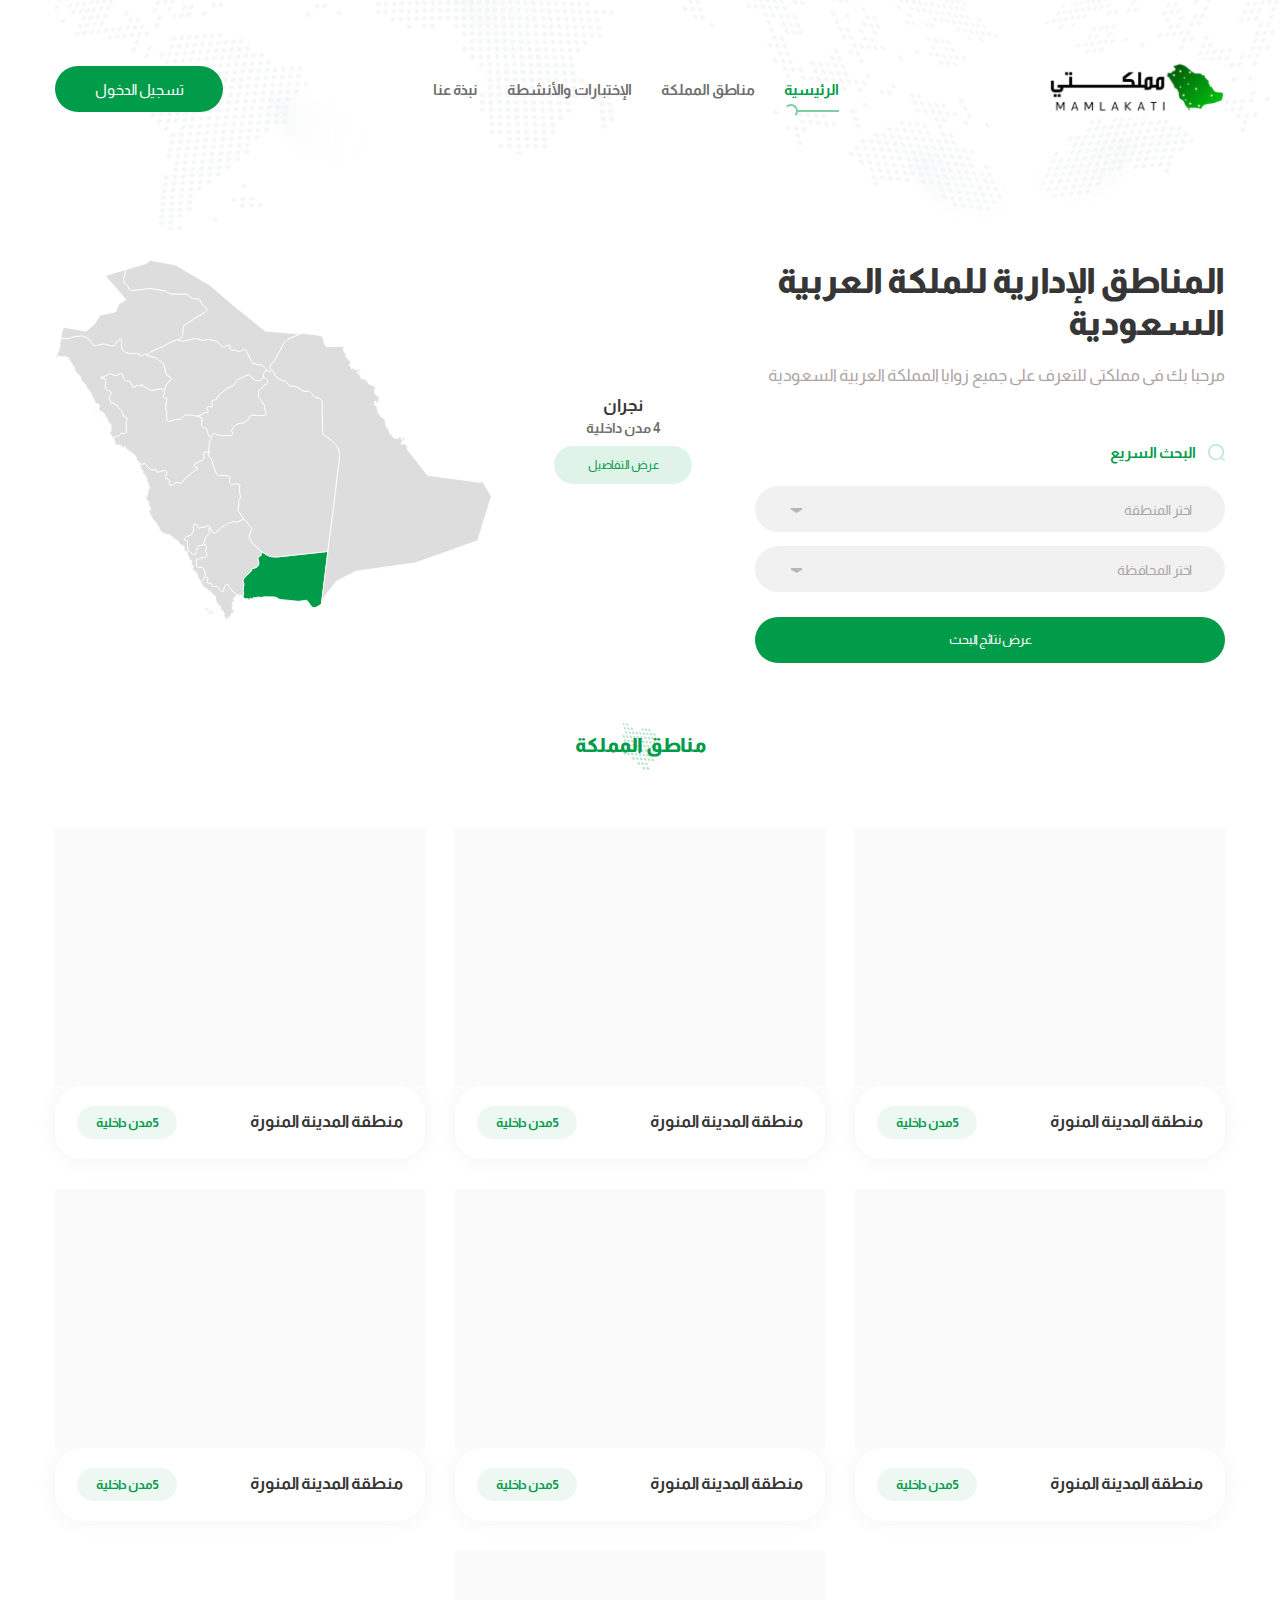
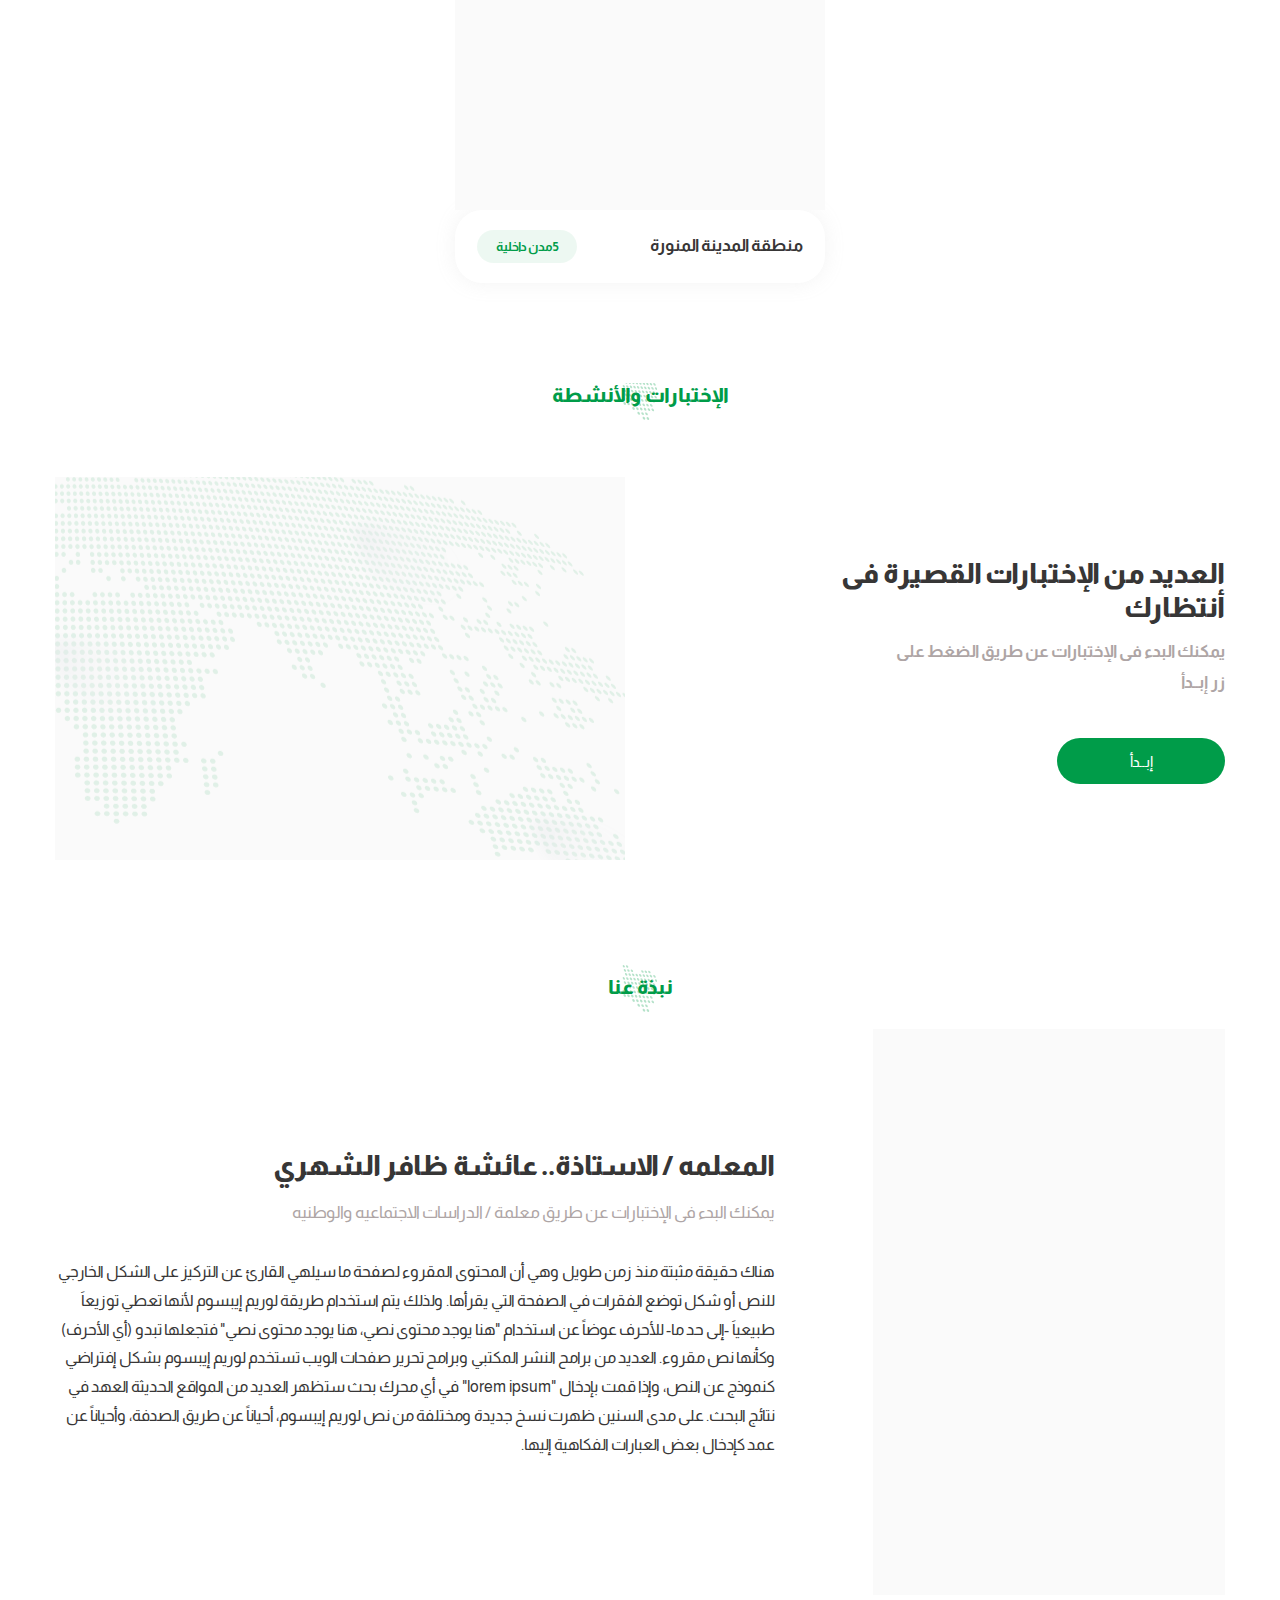
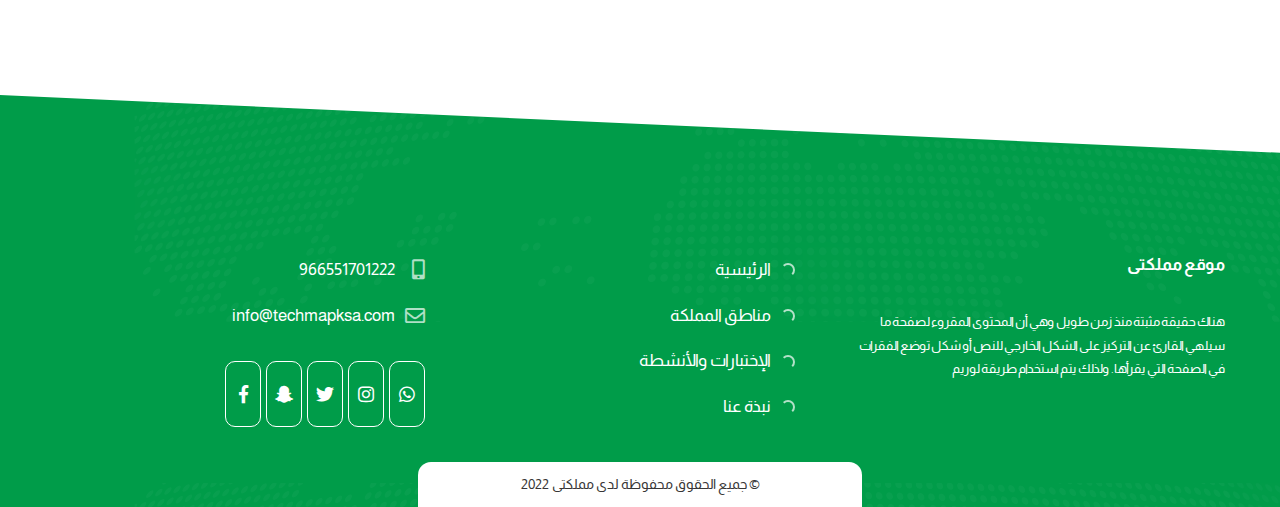
<file: index.html>
<!DOCTYPE html>
<html lang="ar" dir="rtl">

<head>


    <meta charset="utf-8" />
    <meta http-equiv="X-UA-Compatible" content="IE=edge">
    <meta name="viewport" content="width=device-width, initial-scale=1">

    <title>mamlakati </title>



    <!-- <link rel="stylesheet" href="assets/css/bootstrap.min.css"> -->
    <link rel="stylesheet" href="assets/css/bootstrap-rtl.min.css">
    <!-- <link rel="stylesheet" href="assets/css/all.min.css"> -->
    <link rel="stylesheet" href="assets/css/fancybox.css" />
    <link rel="stylesheet" href="assets/css/fontawesome.min.css" />
    <link rel="stylesheet" href="assets/css/bootstrap-select.min.css">
    <link rel="stylesheet" href="assets/css/swiper.min.css">
    <link rel="stylesheet" href="assets/css/main.min.css">


</head>

<body>
    <!-- header  -->
    <header class="header__">
        <div class="header-wraper__ fixed-header-warper">
            <div class="container">
                <div class="ss-wraper__">

                    <a class="header-logo__" href="index.html">
                        <figure class="figure__">
                            <img src="assets/images/logo.png" alt="..">
                        </figure>
                    </a>

                    <nav class="nav__" id="navbar-menu__">
                        <button class="close-butt__"></button>

                        <figure class="figure__ nav-logo__">
                            <img src="assets/images/logo.png" alt="..">
                        </figure>

                        <ul class="nav-list__ list-unstyled">
                            <li><a class="active" href="#!">الرئيسية</a></li>
                            <li><a href="#">مناطق المملكة</a></li>
                            <li><a href="#">الإختبارات والأنشطة </a></li>
                            <li><a href="#">نبذة عنا</a></li>
                        </ul>

                    </nav>

                    <div class="buttons_wrapper__">
                        <a class="link_button__ header_join_as_parter_" role="button" href="#!" data-toggle="modal"
                            data-target="#register_form_modal">
                            تسجيل الدخول
                        </a>
                        <button class="menu-butt-activ__" id="menu-butt-activ__">
                            <i class="fas fa-bars"></i>
                        </button>
                    </div>
                </div>
                <div class="overlay"></div>
            </div>

        </div>

    </header>


    <!-- start intro section  -->
    <section class="home_intro__">
        <div class="container">
            <div class="row">
                <div class="col-lg-5">
                    <h1 class="intro_main_head">المناطق الإدارية للملكة العربية السعودية</h1>
                    <p class="intro_main_parg__">
                        مرحبا بك فى مملكتى للتعرف على جميع زوايا
                        المملكة العربية السعودية
                    </p>
                    <div class="quick_search__">
                        <h3 class="head__">
                            البحث السريع
                        </h3>
                        <div class="input_group__">
                            <select class="select__ selectpicker" name="" id="">
                                <option selected hidden disabled> اختر المنطقة</option>
                                <option>الاختيار الاول </option>
                                <option>الاختيار الاول </option>
                            </select>
                        </div>
                        <div class="input_group__">
                            <select class="select__ selectpicker" name="" id="">
                                <option selected hidden disabled>اختر المحافظة</option>
                                <option>الاختيار الاول </option>
                                <option>الاختيار الاول </option>
                            </select>
                        </div>
                        <input class="submit-butt__" type="submit" value="عرض نتائج البحث">

                    </div>
                </div>
                <div class="col-lg-7">
                    <div class="row">
                        <div class="col-lg-4">
                            <!-- this div to disply the detials of a region  -->
                            <div class="map_area_details__" id="add_map_region_data">

                            </div>
                        </div>
                        <div class="col-lg-8">
                            <div class="suadi_map__">
                                <svg baseprofile="tiny" fill="#DDDDDD" height="825" stroke="#ffffff"
                                    stroke-linecap="round" stroke-linejoin="round" stroke-width="2" version="1.2"
                                    viewbox="0 0 1000 825" width="1000" xmlns="http://www.w3.org/2000/svg">

                                    <path
                                        d="M610.1 788.2l-0.1 0.1-5.4 3.2-5.8 3.4-1.4 0.6-1.5 0.2-6.9-0.3-0.6-0.4-4-5.6-6.6-9.2-1.8-1-18.3 2.5-20.5-2.1-11.8-1.2-10-1-2.2-0.8-7.7-4.5-2.6-0.5-15-0.1-9.6-0.1-1.1 0.2-2.9 1.2-1.4 0-3.2-0.6-2.9-0.1-4.6 0.4-3.6 0.9-0.9 0.1-2-0.6-1-0.2-0.7 0.6-0.7 1.2-0.7 0.9-0.9 0.4-1.2-0.2-1.9-0.9-0.8-0.1-1 0.5-0.7 0.9-0.6 1-0.8 0.7-1.1 0.2-0.5-0.2-0.3-0.1-0.4-0.6 0.2-1 0-0.6-0.3-0.1-1.1 0.3-0.9 0.1-1.8-0.2-1.8 0.2-0.9 0-0.9-0.3-2-1.6-2.4-2.7 0-1.6 1.3-5-0.1-2.6-0.9-3.1-0.2-1.2 0.1-1.3 0.4-2 1.2-11.1-0.1-2.1-0.5-2-0.7-2.2-0.5-2.2 0-1.3 0.5-1.4 0.9-1.8 1.2-1.6 7.7-8.1 5.3-4.6 1.5-1.6 0.6-0.8 0.6-1 1.1-2.7 0.6-1.2 1-1.2 1.2-0.7 1.1-0.5 3.2-0.7 2.1-0.7 2.2-1.1 2.1-1.4 0.9-0.9 0.7-0.9 0.6-1 0.5-1.3 0.3-1.3 0.2-1.9 0-1.7-0.3-2.3-1.6-6.4 0-1.2 0.3-1.3 1.1-1.8 1.1-1 3.2-1.6 0.7-0.6 0.5-0.7 0.3-1.1 0.2-1.6 0-6.4 13.2 8.3 3.4 1.7 2.5 1 4.5 1.1 12.2 0.8 111-12 6.2-1.8-15 121.8z"
                                        id="SAU1096" name="Najran">
                                    </path>
                                    <path
                                        d="M625.1 666.4l-6.2 1.8-111 12-12.2-0.8-4.5-1.1-2.5-1-3.4-1.7-13.2-8.3-0.8-0.5-18.6-17.3-4.6-7.7-2.7-3.2-0.8-1.2-0.3-1.6 0-1.3 1.9-8.6 0.9-1.9 2.8-4.4 0.4-0.9 0.3-1.1 0.1-1.2-0.1-0.9-0.3-1.1-0.6-1.2-4-4.3-2.8-3.8-1.5-2.5-2.6-3-6.9-6.3-12.4-18.5-0.5-1.1-0.3-1-0.1-1.1 0.1-1 1.9-7.4 0.3-2.2-0.6-8.5 0.1-1.1 0.4-1 0.6-0.9 1.4-1.9 0.6-1 0.5-1 0.3-1.1 0.1-1.1 0-1-2.3-17.1 0-2.1 1.3-7.5 0-0.3-0.8-0.8-0.9-0.4-1-0.4-5.6-1-1.1-0.1-1 0.2-5.6 1.5-1.1 0.1-1.1-0.1-2.1-0.7-1-0.7-1-0.9-1.1-1.9-0.3-1.3 0-1.3 0.3-5.2 0.7-2.3 0.2-0.9-0.2-1-0.7-1.1-1.3-1.1-1.2-0.6-1.1-0.4-2.2-0.5-10.3-0.8-7.3 0.1-1.8-0.3-1-0.3-1-0.5-1-0.6-0.9-0.8-0.7-0.8-0.5-0.7-6.1-14.6-1.4-7.4-0.4-1.3-1.2-2.7-2.5-8.2-1-1.6-0.9-1-1-0.8-1.8-1-0.5-0.5-0.6-0.8-0.3-1-0.1-3.3 0.4-4.9-0.1-4.8 0.6-8.8 0.8-4 0.2-2-0.1-1.2-0.6-1.7-0.1-0.4 0-0.8 0.3-0.8 0.7-1.2 2.2-2.9 0.2-0.2 0.6-1.5 0.6-2.3-0.1-1.8 0.9-2 3.2-4.8 0.6-0.6 1.3-1 1.1-0.6 1.1-0.1 1 0.2 5.1 2.5 2.1 0.8 3.3 0.9 8.6 0.9 2.4-0.1 6.7-1 2.2 0.1 3.7 1.1 1 0 0.9-0.3 1.2-0.5 1.1-1 1-1.3 0.7-1.9 0.1-1.4-0.4-1.3-1.2-2.1-0.5-1.1-0.2-1 0.2-1.3 0.7-1.4 4.6-6.2 4.5-4.5 1.1-0.8 1.1-0.6 15.9-3.7 1.9-0.9 1.1-0.9 2.6-2.4 3.4-2.2 1-1 0.9-1.5 1.7-3.5 1.3-1.8 0.8-0.8 0.6-0.5 0.8-0.5 0.9-0.5 1-0.3 1.1-0.2 2.2 0 10.1 1.3 11.3-0.8 4.3 0.4 1-0.1 0.9-0.4 0.5-0.8 0.4-1 0.2-1.1 0.1-1.5-0.1-1.8-0.4-3.2-0.5-1.8-0.7-1.6-1.3-2.3-0.3-1.3 0.2-1.5 0.5-2.5-0.3-1.6 0-0.2-3.6-4.9-4.2-7.1-1.2-1.4-3.7-3.7-0.8-1.1-0.5-1.1-0.2-1-0.1-1.2 1-6.8 0-2.4-0.3-2.4 0.1-1.2 0.9-1.2 1-0.6 1.2-0.4 1.8-0.4 0.6-0.3 0.8-0.7 3.4-5.1 1.8-2 2.1-1.9 1.2-0.9 1.2-0.6 2.3-0.9 1.1-0.5 0.9-0.7 0.7-0.9 0.3-0.8 0.2-0.7 0-1-0.1-0.9-0.3-1.1-0.4-1.2-0.6-1.1-0.8-1.1-1-1-1.9-1.7-2.2-1.5-3-1.3-0.3-0.7-0.5-1.9-0.1-1.1 0.1-1.1 0.1-1.1 0.5-1.7 0.8-1.6 1.3-2.2 1.2-1.5 1.5-1.5 0.7-0.5 2.8-1 0.9 0.7 1 1.3 0.9 0.7 1 0.5 1.1 0.1 1.2-0.6 1-0.6 1.9-2.8 0.5 0.3 4.1 2.9 2 2 0.8 1.1 0.6 1.2 1.3 4.7 0.6 1.4 1.2 1.5 1 1 13.5 7.8 2.1 0.6 3.5 0.3 1.1 0.2 1 0.6 0.9 0.8 3 3.6 4.5 4.4 2.1 1.4 1 0.5 2 0.4 7.8 0.2 2.1 0.4 2.1 0.8 3 1.7 11.7 8.4 1.1 0.5 1.1 0.4 1.1 0.2 1.1 0 7.1-1.2 1.1 0 1.1 0.4 1.1 0.6 7.8 7.7 1.2 2 0.9 1 1 0.6 15.2 6.1 0.6 0.4 0.6 0.7 0.7 0.9 0.4 1 0.3 1 0.3 1.7 1.1 70.5 0.4 2.3 0.3 0.8 0.7 1.1 0.8 0.9 16.8 12.2 11.9 12.1 1.9 2.4 2 3.4 2 4.5 1.2 3.7 0.7 6.3-0.3 11.6-13.5 110.7-12.7 99.7z"
                                        id="SAU1097" name="Ar Riyad">
                                    </path>
                                    <path
                                        d="M711.3 261.7l1 0.4 4.9 1.4-0.9 0.3-0.7-0.2-0.7-0.3-0.8-0.2-0.8 0.1-0.7 0.3-0.7 0.5-0.6 0.5-0.4-0.4-0.2 0.1-0.7-0.4 0-0.3 0.7-0.3 0.1-0.3-0.2-0.3-0.4-0.4-0.5-0.2-0.5 0-1 0.4-0.6 0.2-0.6 0.6-0.5 0.9-0.4 0.8-0.1-1.3 0.9-1.4 1.4-1 1.4-0.3 0.5 0.1 0.4 0.2 0.7 0.5z m-101.2 526.5l15-121.8 12.7-99.7 13.5-110.7 0.3-11.6-0.7-6.3-1.2-3.7-2-4.5-2-3.4-1.9-2.4-11.9-12.1-16.8-12.2-0.8-0.9-0.7-1.1-0.3-0.8-0.4-2.3-1.1-70.5-0.3-1.7-0.3-1-0.4-1-0.7-0.9-0.6-0.7-0.6-0.4-15.2-6.1-1-0.6-0.9-1-1.2-2-7.8-7.7-1.1-0.6-1.1-0.4-1.1 0-7.1 1.2-1.1 0-1.1-0.2-1.1-0.4-1.1-0.5-11.7-8.4-3-1.7-2.1-0.8-2.1-0.4-7.8-0.2-2-0.4-1-0.5-2.1-1.4-4.5-4.4-3-3.6-0.9-0.8-1-0.6-1.1-0.2-3.5-0.3-2.1-0.6-13.5-7.8-1-1-1.2-1.5-0.6-1.4-1.3-4.7-0.6-1.2-0.8-1.1-2-2-4.1-2.9-0.5-0.3-0.6-0.7-1.2-1.8-0.4-1.1-0.2-1.1 0-0.9 0.1-0.9 0.4-1.6 1.2-3 1-1.8 8-9.6 2.3-3.4 16.7-31.6 2.8-4.3 3.7-4.1 4.7-4.4 6.6-3.6 22.4-8.5 0.6-0.8 5-1 10.6 1.3 10.6 1.3 18.9 2.5 2.6 0.4 2.9 4.9 2.6 7.2 0.2 1.4 0.2 2.9 0.5 1.6 0.6 1.6 0.7 1.2 1.1 1 1 0.8 0.9 0.9 0.4 1.4 19.4-0.2 16.9-0.2 1.1 1.2 0.6 0.4 1.2 0.6 0.2 0.4 0.4 2.4 0 1.8-0.4 1.2-1.1-0.4-0.2 0.3-0.1 0.4 0.9 0.1 0.8-0.2 0.6-0.5 0.3-0.9 0.5 0.4 0 0.5-0.5 1-0.3 1.4-0.1 0.6 0.3 1.3 0.6 1.1 3.9 4.4 0.3 0.6-0.7 1-0.3 1-0.1 1.1 0.3 1.1 0.5 0.9 1.5 2.1 0.3 0.5-0.2 0.9 0.8 0.4 1.6 0.8 0.5 0 1.6 0 0.5 0.1 0.9 0.5 0.6 0.1 0.2 0.2 0 0.3-0.4 0.6-0.3 0.2-0.7-0.2-0.8 0.4-0.2 0.4 0.1 0.7 0.4 0.7 1 1 1.1 0.9 0.8 0.4 0.1 0.2 1 1.6 1.9 1.9 0.3 0.5-0.5 1.1 0 0.7 0 0.6 0.2 0.3-0.1 0.4-0.4 0.8-0.6 0.9-0.7 0.5 0.3-0.6 0.1-0.5-0.1-1.3 0.1-0.7 0.3-0.5 0.2-0.4-0.2-0.8-0.7 0.8-0.8 2-0.8 0.5 0.9-2.3 0.1-0.6-0.3-1-0.4 0-0.4 0.8-0.9 3.7 0 0.9-0.3 0.5 0.1 0.3 0.5-0.1 0.3-0.2 0.3-0.9 0.4-0.4 0 2.4 0.2 0.6 0.4-0.1 0.5-0.4 0.2-0.6 0.3 0.6 0.1 0.7-0.1 0.9 0.6 0.2 0.5-0.2 0.3-0.6 0.2-0.5 0.1 0.9-0.1 0.4-0.3 0.2 0.3 0.5-0.1 0.3-0.3 0.2-0.5 0 0.6 1.5-1.1-0.6-0.5 0.1-0.3 0.5 1 0.4 0.8 0 0.7-0.5 0.4-1 0.3 0 0.3 0.8-0.5 0.6-0.2 1 0.2 0.9 0.9 0 0.3-0.4-0.2-0.3-0.4-0.4-0.1-0.4 0.4-0.5 0.5-0.2 1.1-0.3 0.9-0.1 0.7 0.3 1.6 1.6 1.8 0.9 0.5 0.6-1 0.7 0.7 0.3 0.6-0.1 0.3-0.3-0.3-0.7 0.8 0.4 0.9 0.2 1.8 0.2 0.4-0.1 0.8-0.5 0.4-0.2 0.5 0.1 0.9 0.3 0.5 0 1 0.3 0.7 0.7 1.1 1.6 0.3 0.3 0.7 0.4 0.3 0.4 0.1 0.4 0.1 1 0.1 0.4-0.6 0-0.3-0.2-0.1-0.5 0.1-0.7-0.4 0-1 1.2-2.6-0.3-0.9 0.9-0.4 0-0.3-0.9-0.8 0-1.8 0.9 0.4 0.2 1 0.3 0.6 0.2 1 0.9 0.6 0.2 0.5 0.6 0.3 0 0.8-0.8 0.3-0.4 0.2-0.5 0.7 0.5 0.4 0.2-0.3 0.8-0.5 0.4-0.4 0.2-0.4 0.5-0.1 0.6-0.1 1.3-0.1 0.7 0.5-0.2 0.6-0.3 0.5-0.4 0.5-0.4 0.5-0.2 0.7 0.2 0.9 0.5-0.3 1.1 0.1 1 0.4 1 0.1 1.1-0.1 2.3 0.3 1 0.8-0.2 0 1 0.3 0.4 0.5-0.1 0.5-0.5-0.2-0.8 0.4-0.5 0.7-0.1 0.7 0.6 0.3-0.4 0.3 0.6-0.2 0.6-0.2 0.6-0.2 0.7-0.1 0.4-0.4 0.1-0.6 0-0.5 0 0.4 0.6 1.1 0.2 0.4 0.6 0.5-0.2 0.3-0.5 0.5-1.1 0.1 0.3 0.3 0.1-0.5 0.9 0.4 0.2 1.2-0.4 0.7 0.1 1.3 0.6 0.8 0-1.3-1.4-0.4-0.8 0.7-0.7 0.6 0 0.9 0.6 0.4 0.2 0.4-0.2 0.9-0.9-0.1 0.8-0.5 1.3 0 0.8 0.3 1.2 0.2 0.7 0.3 0.3 0.9 0.4 0.8 1 2.8 4.3 1.4 1.7 0.4 0.4 1.3 0.6 0.5 0.3 0.7 0.7 0.4 0.4 3 1.4 1.8 1.3 1.1 0.2 1.1-0.1 1.2 0.2 1.4 0.8 1.4 1.4 2.4 3.2 0.8 1.5 3.4 2.5 0.8 0.8 0.2 1.4-2.2-1.9-1.1-0.8-2.6-0.3-0.7-0.2-0.4-0.6-0.4-2-0.4 0.4-0.4 0.9-0.3 0.8 0 1.3 0.2 0.6 0.3 0.5 0.5 0.5 0.1 0.3-0.2 3.2 0.1 0.9 1.3 4.1 0.5 0.8 0.8 0.8 0.8 0.5 4.1 1.4 1.4 1.3 0.8 1.8 0.4 2.4-0.1 5.8-0.1 1.2-0.5 1.1-1 0.6 0-0.8-0.3-0.3-0.6 0.2-0.4 0.5 0.3 1.4-0.1 2-0.4 2.1-0.4 1.4-0.7-0.5-0.2-0.8 0-0.8-0.1-0.8-0.3-0.6-0.5-0.5-0.4-0.3-0.6-0.6-0.4-0.1-0.1-1.5-0.3-0.8-0.4-0.5-0.5-0.6-0.7-0.3-0.5 0.2-1.2 2.4-0.4 0.3-0.5 0.3 0.2 0.8 0.5 0.6 0.3 0.3 0.1 0.4 0.4 0.8 0.1 0.5-0.8 0.4-0.2 0.4 0.1 0.8 0.2 0.7 0.1 0.8-0.4 0.8 0.8 0.3 0.7-0.4 0.3-0.8-0.2-0.9 0.5 0.2 0.3 0.2 0.6 0.7 0.2 0.1 0.4 0 0.1 0.9 0.4 0.1 1.2 0.3 0.5 0.7 0.2 0.9 0.6 1 0 0.3-1 1 0.5 2.5 1.1 2.7 1 1.8 2.8 3.4 1.2 2 0.5 2.5-0.3 0-0.8-2.5-0.4-0.4-0.5-0.1-0.7-0.4-0.6-0.4-0.6-0.8-0.8-0.6-0.6-0.1-0.2 1 0.4 0.7 1.2 0.9 0.3 0.6 0.4-0.8 0.3 0 1.8 3.8 5.4 7 1.2 1.1-0.1-0.7-0.3-0.8-0.1-0.7 0.4-0.3 0.5-0.2 0.2 0.1 0.2 1.1 0.6 0.6 0.3 0.7 0.9 0.5 1.6 0.4 0.4 0.6 1 2.3-0.4 0.4 0.6 0.8 0.6 1.4 0.6 1.5 0.2 1.1-0.1 0.7-0.2 1.2-0.1 0.6 0.1 0.7 0.5 0.8 0.2 0.9 0.7 1.3 0.1 0.8-0.3 2.2 0.4 2.1 0.4 1.2 0.5 0.6 0.4-1 1.2 1 1.3 1.7 0.6 0.8 0.8 0.8 0.9 3.5 1.2 0.8 0.9 0.9 0.4 2 0.1 3.2 0.2 0.6 0.4 0.9 0.5 0.9 0.5 0.4 0.8 0 1-1 3.4 5.8 2.3 2.5 2.4 1.1 2.8 0.4 2.7-0.1 2.5-0.8 3.2-2.6 0.1 0.5 2.4-0.4 0.5 0.3 0.4 0.5 0.4 0.3 0.5-0.4 0.1 0.4-0.1 0.5-0.2 0.4-0.6 0.4 0.1 0.6 0.4 0.6-0.2 1.7 0.3 0.3 0.8-0.3 0.7-0.5 1.3-2.3 0.7-0.7 0.6-0.4 0.3-0.6 0-1.2 0.7 0.4 0.9 0.1 0.7 0.1 0.3 0.7 0.3 0.7 0.5 0.1 0.8 0 0.7 0.4 0 0.4-0.8 0.4-1 0.3-0.8 0.4-0.4 0.9-0.1 0-1.1 1.2-0.2 0.4-0.3 0.7-0.2 0.3-2.8 2.1-0.6 0.9-0.6 0.8-0.2 0.5-0.1 0.5-0.1 1.2-0.1 0.4 0 1-0.2 0.1-0.5 0-0.3 0.2-0.1 1.1 0.1 0.6 0.2 0.2 2.9 0.3 1.1-0.3 0.6-0.3 0.4-0.4 0.4-0.2 0.7-0.1 3.2 0.6 0.8 0.7 1.4 1.6 2.1 0.6 0.3 2-0.1 1.3-0.1 3.4 0.3 1.3 0.7 1.2 10.1 13.2 7.4 9.6 2.5 3.3 9.9 12.8 4.9 6.4 7.4 9.6 2.6 3.3 0.9 0.8 1.2 0.4 20.8 2.7 32.9 4.4 19.8 2.7 13.2 1.7 6.5 0.9 13.2 1.8 13.1 1.7 0.7-0.1 3.1-4.1 6.9 11.4 7.6 12.8 6.4 10.6 0.5 1.2 0 1.1-2 6.6-2.6 8.3-3.8 12.5-4.9 15.7-2.6 8.3-7.4 23.9-3.9 12.4-1.3 4.4-2.7 8.7-15.3 5.4-24.3 8.6-16.2 5.8-8.1 2.9-16.2 5.7-8.1 2.9-16.3 5.7-8.1 2.9-16.2 5.7-8.1 2.9-5.3 1.8-22.6 3.2-30.4 4.4-7.6 1-7.5 1.1-15.2 2.2-7.6 1.1-38 5.4-6.1 0.8-4.4 1.7-8.9 4.6-17.2 8.8-14.2 7.3-1.1 0.8-3.7 4.6-4.3 5.4-7.4 9.5-11.7 14.6-0.8 1.6-5.4 15-1.4 1.8z"
                                        id="SAU1098" name="Ash Sharqiyah">
                                    </path>
                                    <path
                                        d="M249.4 298.7l0.9 2.2 0.2 1 0.1 1.4 0 1.2-0.5 1.9-0.2 0.6-1.7 3.2-0.6 1.6 0.1 1.3 0.5 1.1 0.9 0.8 1 0.4 1.1 0.1 2.3-0.4 1.1 0 1 0.9 0.5 1 0.1 1.2-2.6 17.7 0 1.6 0.1 1.3 1.5 5.8 0.9 5.3-0.5 13.9 0.3 1.5 0.5 1.2 0.7 1 0.7 0.8 0.6 0.4 0.8 0.4 1 0.4 1.1 0.1 1.1 0 1.1-0.2 11.8-4.2 2.4-0.4 5.6 0.2 2-0.2 1-0.2 1-0.3 0.6-0.3 0.9-0.4 0.9-0.7 0.9-1 3.5-4.3 1.1-1 1.3-0.8 1.6-0.6 1.3-0.3 8.2-0.3 13.2 2.1 4.1 1.1 1.2 0.4 6.2 1.5 2.1 0.8 0.9 0.6 0.8 1.1 0.3 1.2 0.2 1.3-0.9 13.6 0.2 1.1 0.4 1.2 0.9 1.5 1.1 0.8 1.1 0.6 6.1 1.7 0.8 0.4 0.6 0.4 0.8 1.5 0.8 2 2.5 9.8 0.9 2.2 0.6 0.9 0.8 0.8 4.1 3.1 0.1 1.8-0.6 2.3-0.6 1.5-0.2 0.2-2.2 2.9-0.7 1.2-0.3 0.8 0 0.8 0.1 0.4 0.6 1.7 0.1 1.2-0.2 2-0.8 4-0.6 8.8 0.1 4.8-6.2-0.9-3 0.2-1 0.4-1 0.7-0.6 1-0.2 1 0.1 1.1 1.2 3.4 0.2 1.1 0.1 1.1-0.1 2.3-0.3 1.3-0.7 1.3-1.2 2-1.2 1.1-1.1 0.9-8.4 3.7-6.2 3.5-2.1 1.6-1.4 1.5-0.5 1.3 0.3 1.1 0.8 0.9 1 0.8 5.2 2.8 0.8 0.8 0.3 1.1-0.5 1.5-0.9 1-1.1 0.6-5.5 2-1.3 0.9-1.5 1.2-6.6 6.6-13.5 10.7-1.8 2.2-3.4 5.3-1.3 1.3-1.1 0.5-1.1 0.1-7.3-2.3-1.1-0.1-1.5 0.3-2 1.2-4.8 4.1-1.2 0.7-1.2 0.3-1 0.1-1.1 0-3.1-0.5-0.2 0-1-0.6-0.5-0.9-0.2-1 0.1-1 0.5-2.1 0.3-2.2-0.1-1.1-0.2-1.1-0.5-1-0.7-1-0.9-0.9-0.9-0.6-1.4-0.7-3.2-1-0.9-0.4-0.6-0.9-0.2-1 0.3-1 2.6-6.2 0.2-0.9 0.4-2.5-0.1-1.6-0.2-0.9-0.3-1-0.5-0.9-0.9-0.7-1-0.3-1-0.1-4.5 0.6-10.1 3.1-3.6 0.7-1.1-0.5-0.5-0.8-0.2-2.1-0.2-1-0.5-0.9-0.9-0.5-1.4 0-5 0.9-1.9 0.1-1.6-0.3-1.1-0.7-1.1-0.9-3.7-4.4-3.8-3.4-0.6-0.7-2-3.2-0.9-0.9-1.3-0.4-1.4 0.2-3.4 0.7-5.9 0.5-1.4 0.2-0.3-2.5-0.3-1.2-0.1-0.9-0.8-0.8-0.4-0.6-0.1-0.9-0.1-0.8-1 0.6-0.5-0.3-0.4 0 0 0.8 0.5 0.5 1.2 0.4 0 0.4-1.6-0.2-1-0.9-0.1-2.5-2.1-2.8-1.1-3.5-0.3-1.2-0.2-1.3-0.4-1.2-0.7-0.9-0.5-0.3-0.5-0.1-0.8-0.3-0.4-0.5-0.3-0.7-0.3-0.9-0.6-0.8-1.6-0.4-0.6-0.4-0.5-0.4-0.4-0.8-0.8-1-1.2-0.8-0.9-0.3-0.8-0.1-1.1-0.8-0.6-0.5-1-0.8-0.9-1.2-0.9-0.7-0.9-0.8-1.4-1.4-0.7-0.2-0.9 0.4-1-0.7-0.8-0.6-1.9-1.3-1.5-1.1 0.3-0.6 0.8-0.6 1.2-0.2-0.5-0.5-0.7 0.2-0.9 0.5-0.3-0.7 0.5-0.8 0.2-0.9-0.5-0.2-0.3 0.4-0.6 0.1-0.3 0.5 0.3 0.3 0.2 0.5 0.1 1.1-0.3 0.3-1.1-0.4-1.4 0.4-2.1-1.6-0.7-0.6-1.8-1.5-0.5-1.1-0.6-0.4-0.8-0.4-0.8-0.5-0.7-0.6-1-0.6-1.1 0-0.5-0.1-0.7 0.6-0.2 0.7 0.3 1-2.1 0.1-0.5-0.8-1.3-0.7-1.1 0.4-1.1-1.1-0.6-1.2-1.1-1.5-1.7-1.4-0.5-1.8 0.5-1 0.3 0.1 1 0.6 0.3-0.8-0.3-1-3.5-5.1 0.1-0.3 0.6-3.1 0.3-0.9 0.6-1 0.7-0.8 1-0.5 0.9-0.2 3.9 0 1.8-0.3 1.1-0.3 1.1-0.4 1.2-0.8 1.1-1.1 1.3-1.6 1-1.1 1.1-0.6 1-0.2 1 0.1 2.2 0.3 2.3 0.1 1.2-0.2 1.1-0.5 1.1-0.9 0.9-1.3 0.5-1 0.2-0.8-0.6-17.2 1.7-11.9-0.1-1.1-0.4-0.9-0.6-0.6-0.6-0.4-1-0.2-3-0.1-0.8-0.3-0.4-0.2-0.4-1.1-1.7-6.4-1.5-4-0.7-1.4-0.7-1-0.8-1.1-6.2-5.2-0.8-1-0.6-1-0.4-1.2-0.7-2.8-0.5-0.5-0.7-0.6-8.5-4.9-1-0.2-1 0.4-1.8 1.4-0.7 0.2-0.4-0.6-0.3-0.9-0.4-2.2-0.7-2.1-2.8-5.6-0.3-1.1-0.1-1.1 0.1-1.1 0.2-1.1 0.9-2.1 2.9-4.8 0.3-0.9 0.3-1.1-0.1-1.3-0.5-1.2-0.8-1-1-0.6-5.5-1.6-1.1-0.4-1.1-0.8-1-0.9-0.8-1.1-0.6-1.1-0.5-1.1-0.3-1.2-0.2-1.2-0.1-2.3 1-7.2 0.1-3-0.1-1.3-0.7-3.3-0.4-0.9-0.4-0.6-0.7-0.8-0.8-0.6-0.9-0.3-0.6-0.1-0.9 0-3 0.6-1.1-0.1-0.8-0.5-0.2-0.9 0.3-0.9 0.9-0.8 1-0.5 5.4-1.4 12.2-5.8 1-0.3 1.3 0 1.5 0.3 2.1 0.9 4 2.5 1.4 0.6 2 0.4 1.1 0 1.1-0.2 1-0.3 8.9-4.9 0.8 0 0.9 0.2 1.2 1 0.7 0.9 0.4 0.9 1.4 4.9 0.9 2.2 0.9 1.8 2.7 4 1 1 1.4 0.7 2 0.4 4.8 0.2 1.1 0.1 0.9 0.4 0.8 0.6 0.5 0.8 0.1 0.6-0.1 0.9 0.1 0.8 0.4 1 0.7 0.8 2.9 1.9 0.8 0.9 0.4 1 0 1-0.2 1.1 0 1.1 0.5 0.8 0.9 0.3 1.5-0.4 1.3-0.8 4.2-3.4 0.7-0.3 1-0.2 1.1 0.1 1.6 0.4 3.5 1.7 1.2 0.4 1.1 0.1 1.2-0.6 0.2-0.8-0.1-1-0.3-1.1 0.1-0.9 0.6-0.6 0.9 0.1 1.1 0.9 0.5 1.1 0.8 2.1 1.1 1 1.6 0.9 6 2.2 5.7 4.4 1.8 0.6 2.4 0.3 4.8 0 19.6-3.1 1.1 0.1 1.1 0.7 0.8 0.7 1.6 2.4z"
                                        id="SAU845" name="Al Madinah">
                                    </path>
                                    <path
                                        d="M477.4 268.6l3 1.3 2.2 1.5 1.9 1.7 1 1 0.8 1.1 0.6 1.1 0.4 1.2 0.3 1.1 0.1 0.9 0 1-0.2 0.7-0.3 0.8-0.7 0.9-0.9 0.7-1.1 0.5-2.3 0.9-1.2 0.6-1.2 0.9-2.1 1.9-1.8 2-3.4 5.1-0.8 0.7-0.6 0.3-1.8 0.4-1.2 0.4-1 0.6-0.9 1.2-0.1 1.2 0.3 2.4 0 2.4-1 6.8 0.1 1.2 0.2 1 0.5 1.1 0.8 1.1 3.7 3.7 1.2 1.4 4.2 7.1 3.6 4.9 0 0.2 0.3 1.6-0.5 2.5-0.2 1.5 0.3 1.3 1.3 2.3 0.7 1.6 0.5 1.8 0.4 3.2 0.1 1.8-0.1 1.5-0.2 1.1-0.4 1-0.5 0.8-0.9 0.4-1 0.1-4.3-0.4-11.3 0.8-10.1-1.3-2.2 0-1.1 0.2-1 0.3-0.9 0.5-0.8 0.5-0.6 0.5-0.8 0.8-1.3 1.8-1.7 3.5-0.9 1.5-1 1-3.4 2.2-2.6 2.4-1.1 0.9-1.9 0.9-15.9 3.7-1.1 0.6-1.1 0.8-4.5 4.5-4.6 6.2-0.7 1.4-0.2 1.3 0.2 1 0.5 1.1 1.2 2.1 0.4 1.3-0.1 1.4-0.7 1.9-1 1.3-1.1 1-1.2 0.5-0.9 0.3-1 0-3.7-1.1-2.2-0.1-6.7 1-2.4 0.1-8.6-0.9-3.3-0.9-2.1-0.8-5.1-2.5-1-0.2-1.1 0.1-1.1 0.6-1.3 1-0.6 0.6-3.2 4.8-0.9 2-4.1-3.1-0.8-0.8-0.6-0.9-0.9-2.2-2.5-9.8-0.8-2-0.8-1.5-0.6-0.4-0.8-0.4-6.1-1.7-1.1-0.6-1.1-0.8-0.9-1.5-0.4-1.2-0.2-1.1 0.9-13.6-0.2-1.3-0.3-1.2-0.8-1.1-0.9-0.6-2.1-0.8-6.2-1.5-1.2-0.4 1.9-1.7 1.9-0.6 2.8-0.3 1.6-0.5 7.6-4.1 1.8-0.8 1.5-0.4 4.6-0.5 1.1-0.3 0.8-0.7 0.3-0.9-0.2-0.8-0.2-0.7-2.3-4.1-0.3-1.2-0.1-1.1 0.3-1.2 0.6-1.2 1.2-1.3 1.1-0.5 1-0.2 0.8 0.3 3.8 1.4 1.1 0.3 1.1 0 0.9-0.3 0.6-0.8 0.1-0.9 0-1.3-0.9-4.3-0.1-1 0.1-1.1 0.2-1.1 0.8-2.2 1-2.2 0.7-0.9 1-0.4 1-0.1 1.1 0.2 1.2-0.1 2.2-0.6 1-0.5 0.6-0.9 0.3-1.2 0.8-1.8 1.4-2.4 5.5-6.4 12.5-10.1 5.7-3.7 10.8-4.7 1.7-1.1 1-1.2 0.7-1.2 1.9-4.3 1.7-2.1 2.3-2.3 3.5-2.3 18-9.2 2.3-0.9 1.2-0.3 1-0.1 1.1 0.2 1.1 0.4 1.1 0.6 1.7 1.5 3.4 3.6 6 4.9 2.1 1.3 1.2 0.4 4.9 0.2 3.2 0.7 1 0 1-0.2 0.8-0.5 0.6-0.5 3.7-5.1 2-1.8z"
                                        id="SAU846" name="Al Quassim">
                                    </path>
                                    <path
                                        d="M485.5 252.7l-2.8 1-0.7 0.5-1.5 1.5-1.2 1.5-1.3 2.2-0.8 1.6-0.5 1.7-0.1 1.1-0.1 1.1 0.1 1.1 0.5 1.9 0.3 0.7-2 1.8-3.7 5.1-0.6 0.5-0.8 0.5-1 0.2-1 0-3.2-0.7-4.9-0.2-1.2-0.4-2.1-1.3-6-4.9-3.4-3.6-1.7-1.5-1.1-0.6-1.1-0.4-1.1-0.2-1 0.1-1.2 0.3-2.3 0.9-18 9.2-3.5 2.3-2.3 2.3-1.7 2.1-1.9 4.3-0.7 1.2-1 1.2-1.7 1.1-10.8 4.7-5.7 3.7-12.5 10.1-5.5 6.4-1.4 2.4-0.8 1.8-0.3 1.2-0.6 0.9-1 0.5-2.2 0.6-1.2 0.1-1.1-0.2-1 0.1-1 0.4-0.7 0.9-1 2.2-0.8 2.2-0.2 1.1-0.1 1.1 0.1 1 0.9 4.3 0 1.3-0.1 0.9-0.6 0.8-0.9 0.3-1.1 0-1.1-0.3-3.8-1.4-0.8-0.3-1 0.2-1.1 0.5-1.2 1.3-0.6 1.2-0.3 1.2 0.1 1.1 0.3 1.2 2.3 4.1 0.2 0.7 0.2 0.8-0.3 0.9-0.8 0.7-1.1 0.3-4.6 0.5-1.5 0.4-1.8 0.8-7.6 4.1-1.6 0.5-2.8 0.3-1.9 0.6-1.9 1.7-4.1-1.1-13.2-2.1-8.2 0.3-1.3 0.3-1.6 0.6-1.3 0.8-1.1 1-3.5 4.3-0.9 1-0.9 0.7-0.9 0.4-0.6 0.3-1 0.3-1 0.2-2 0.2-5.6-0.2-2.4 0.4-11.8 4.2-1.1 0.2-1.1 0-1.1-0.1-1-0.4-0.8-0.4-0.6-0.4-0.7-0.8-0.7-1-0.5-1.2-0.3-1.5 0.5-13.9-0.9-5.3-1.5-5.8-0.1-1.3 0-1.6 2.6-17.7-0.1-1.2-0.5-1-1-0.9-1.1 0-2.3 0.4-1.1-0.1-1-0.4-0.9-0.8-0.5-1.1-0.1-1.3 0.6-1.6 1.7-3.2 0.2-0.6 0.5-1.9 0-1.2-0.1-1.4-0.2-1-0.9-2.2 0.7-0.6 0.8-1.1 0.9-1.7 2.8-8.6 1.4-2.9 2.1-2.9 5.8-5.1 1-1 0.7-1.1 0.4-1 0.2-1.2-0.2-1.1-1.1-1.2-1-0.9-5.8-3.1-1.8-1.3-0.7-0.7-0.8-1-0.5-1-5.1-21-0.5-1.2-0.6-1.1-2.8-2.8-5.6-4.6-2.9-1.4-1.4-1-1.1-1-0.1-0.3-1.1-1.2-1.8-1-2.5-1-15.3-3.6-1.1-0.5-0.8-0.4-0.8-1.2 5.1-5.7 1.1-0.8 1.2-0.7 17.9-8.6 8.3-2.3 17.5-10.1 18-7.4 1-0.1 3 0.7 5.4 2.3 2.8 0.8 1.1 0 25.1-5.9 3.4-0.4 2 0 1.5 0.3 11.5 3.8 1.7 0.2 1.3 0.1 1.2-0.2 5.7-1.5 5.1-0.3 1.2 0 16.2 3.8 2.2 0.9 1.1 0.7 1 0.9 5.8 6.9 1.4 1.2 1.6 1 2.3 0.9 1.8 0.3 1.5-0.1 1.4-0.4 1.4-0.5 3.8-2.1 1.3-0.6 1.4-0.3 1.7 0 0.9 0.5 0.5 0.5 0.1 0.5 0.2 4 0.1 0.7 0.3 1.2 0.8 1.6 1.1 1.2 1.6 1.1 1.3 0.4 1.3 0.1 4.7-0.5 1.6 0.2 1.3 0.4 5 2.6 1.9 0.6 1.2 0.2 1.1-0.2 1.9-0.9 5.5-3.6 1.3-0.6 1.7-0.1 1.2 0.5 1.1 0.8 0.8 1.1 8 14.5 4 10.6 1.7 2.3 1.1 1.1 1.3 1 1.6 0.8 1.3 0.4 14.6 2.2 1.6 0.7 2.2 1.2 1.1 0.7 7.8 7.1 1.2 1.5 0.7 1.6z"
                                        id="SAU847" name="Ha'il">
                                    </path>
                                    <path
                                        d="M116 361.4l0.4 1 0.6-0.2 0.3 1.8 0.5 0.4-0.1 0.2-0.4-0.1-0.2 0.5-0.9-0.6-0.3-0.6 0.1-0.3-0.5-0.1-0.5 0.2-0.4-0.4-0.2-0.8-0.4 0-0.5 0.4-0.1-0.4 0.3-0.9 0.5-0.6 0.5 0 0.7 0.1 0.6 0.4z m-8.4 0.5l0.9 0.4 1.7 0.8 0.8 0.2 0.6 0 0.4 0.3 0.2 0.4-1 0-0.1 0.7 0.4 0.6 0.5-0.1 0.6-0.7 0.7-0.5 0.7 0 0.2 0.2-0.9 0.5-0.4 0.3-0.5 0.6-0.4 0.9-0.8 0.5-1-0.6-0.8-1-0.9-0.7-2-2.2-0.2-0.3 0.2-0.3-0.1-0.3-0.5-0.5-0.5-0.8 0-0.4 0.5 0.2 0.5 0.4 0.8 1 0.4 0.4z m1.5-4.1l-0.2 0.2-0.5-0.1-0.6-0.6 0.1-0.8 0.6-0.4 0.7 0.1 0.5 0.5 0 0.6-0.6 0.5z m-6.1-1.5l2.3 1.6 0.3 0.4 0.2 0.6 0.8 0.4 0.7 0.3 1.1 0.7 1.7 1.4 0.4 0.5-0.1 0.1-0.4 0.3-0.7-0.6-0.6-0.4-0.5-0.1-0.5-0.9-0.4-0.2-0.3 0.1-0.4-0.1-0.5-0.5-0.5-0.4-0.4-0.1-0.3-0.4 0-0.5-0.4-0.2-0.7-0.1 0-0.3-0.4-0.6-0.7-0.5-0.9 0.1-0.5 0.4-0.4 0.1 0-0.5 0.5-0.7 0.7-0.2 0.9 0.3z m9.6-1l-0.1 0.4-0.6-0.1 0.1 0.4-0.1 0.1 0.3 0.8 0.4 1.4-0.2 0.4-0.6-0.8-0.3-0.2-0.2-0.5-0.1-2.5 0.3-0.4 0.4-0.2 0.4 0.2 0.3 0.6 0 0.4z m-17-2.1l1.3 1.3 0.6 0.4 0.6 0.1 0.4-0.1 0.3 0.9 0.5 0.2 0.3-0.1 0.3-0.5 0.4 0.1 0.7 0.4-0.1 0.4-0.3 0.6-0.3 0.2-0.4-0.1-0.6-0.5-3.8-1.9-1-0.3-0.3 0.8-0.5-0.3-0.9-0.9-0.6-0.7-0.3-1.1 0.4-0.9 1.2-1.2 0.5-0.7 0.4-0.2 0.1 0.3-0.3 0.6-0.8 1.2 0 0.5 0.4 0.4 0.3 0.3 0.5 0.1 0.3 0.3 0.7 0.4z m0.9-4.7l0.4 0.3 0.5-0.2 0.2 0.1-0.3 0.5-0.5 0.2-0.6-0.1-0.9-0.8-0.5-0.3-0.4-0.6-0.2-1.6 0.1-2.1 0.8-1.9 1.2-1.1-0.8 1.3-0.4 0.9-0.2 1.1 0.4 0.9 1 0.9 0.6 0.2 0 0.3-0.4 0.7-0.1 0.7 0.1 0.6z m114.3-130.6l0.8 1.2 0.8 0.4 1.1 0.5 15.3 3.6 2.5 1 1.8 1 1.1 1.2 0.1 0.3 1.1 1 1.4 1 2.9 1.4 5.6 4.6 2.8 2.8 0.6 1.1 0.5 1.2 5.1 21 0.5 1 0.8 1 0.7 0.7 1.8 1.3 5.8 3.1 1 0.9 1.1 1.2 0.2 1.1-0.2 1.2-0.4 1-0.7 1.1-1 1-5.8 5.1-2.1 2.9-1.4 2.9-2.8 8.6-0.9 1.7-0.8 1.1-0.7 0.6-1.6-2.4-0.8-0.7-1.1-0.7-1.1-0.1-19.6 3.1-4.8 0-2.4-0.3-1.8-0.6-5.7-4.4-6-2.2-1.6-0.9-1.1-1-0.8-2.1-0.5-1.1-1.1-0.9-0.9-0.1-0.6 0.6-0.1 0.9 0.3 1.1 0.1 1-0.2 0.8-1.2 0.6-1.1-0.1-1.2-0.4-3.5-1.7-1.6-0.4-1.1-0.1-1 0.2-0.7 0.3-4.2 3.4-1.3 0.8-1.5 0.4-0.9-0.3-0.5-0.8 0-1.1 0.2-1.1 0-1-0.4-1-0.8-0.9-2.9-1.9-0.7-0.8-0.4-1-0.1-0.8 0.1-0.9-0.1-0.6-0.5-0.8-0.8-0.6-0.9-0.4-1.1-0.1-4.8-0.2-2-0.4-1.4-0.7-1-1-2.7-4-0.9-1.8-0.9-2.2-1.4-4.9-0.4-0.9-0.7-0.9-1.2-1-0.9-0.2-0.8 0-8.9 4.9-1 0.3-1.1 0.2-1.1 0-2-0.4-1.4-0.6-4-2.5-2.1-0.9-1.5-0.3-1.3 0-1 0.3-12.2 5.8-5.4 1.4-1 0.5-0.9 0.8-0.3 0.9 0.2 0.9 0.8 0.5 1.1 0.1 3-0.6 0.9 0 0.6 0.1 0.9 0.3 0.8 0.6 0.7 0.8 0.4 0.6 0.4 0.9 0.7 3.3 0.1 1.3-0.1 3-1 7.2 0.1 2.3 0.2 1.2 0.3 1.2 0.5 1.1 0.6 1.1 0.8 1.1 1 0.9 1.1 0.8 1.1 0.4 5.5 1.6 1 0.6 0.8 1 0.5 1.2 0.1 1.3-0.3 1.1-0.3 0.9-2.9 4.8-0.9 2.1-0.2 1.1-0.1 1.1 0.1 1.1 0.3 1.1 2.8 5.6 0.7 2.1 0.4 2.2 0.3 0.9 0.4 0.6 0.7-0.2 1.8-1.4 1-0.4 1 0.2 8.5 4.9 0.7 0.6 0.5 0.5 0.7 2.8 0.4 1.2 0.6 1 0.8 1 6.2 5.2 0.8 1.1 0.7 1 0.7 1.4 1.5 4 1.7 6.4 0.4 1.1 0.4 0.2 0.8 0.3 3 0.1 1 0.2 0.6 0.4 0.6 0.6 0.4 0.9 0.1 1.1-1.7 11.9 0.6 17.2-0.2 0.8-0.5 1-0.9 1.3-1.1 0.9-1.1 0.5-1.2 0.2-2.3-0.1-2.2-0.3-1-0.1-1 0.2-1.1 0.6-1 1.1-1.3 1.6-1.1 1.1-1.2 0.8-1.1 0.4-1.1 0.3-1.8 0.3-3.9 0-0.9 0.2-1 0.5-0.7 0.8-0.6 1-0.3 0.9-0.6 3.1-0.1 0.3-3-4.4-2.9-4.1-1.4-1.8 0-1.5 0.1-0.3 0.1-0.6-0.1-0.5-0.1-0.3-0.4-0.2-0.6 0.6-0.5 0.1-0.8-0.5-0.6-0.9-0.9-1.8 1.2 0 1.1 0.2 1.1 0 1.2-0.4 0.6-0.9 0-2.6 1.1-2.2-0.2-1.2-0.9-2.2-0.3-1.3 0.3-3.1-0.1-1.1-0.2-1.2-0.4-1-0.6-1-0.9-1.1-0.5-0.5-0.5-0.3-0.5-0.5-0.4-0.9-0.4-0.4-1-0.8-0.9-1-0.8-1.2-0.6-1.2-0.1-0.5-0.1-1.2-0.1-0.4-0.3-0.5-0.7-0.8-0.3-0.5 0.9-0.6-0.7-1.2-2.1-2.2-0.4-0.6-0.8-2.3-0.2-0.3-0.7-0.5-0.2-0.3-0.1-0.3 0.1-0.6-0.6-0.9-0.7-1.6-0.3-0.5-0.6-0.5-1.4-0.6-0.6-0.3-1.9-3-1.2-1.5-1-0.1-0.1 0.6 0.3 0.6 0.2 0.5-0.5 0.3-0.6-0.1-1.5-1.1-0.7-0.2-0.4-0.3-1.1-1.4-0.3-0.5-0.1-0.3 0.1-1.1-0.1-0.3-0.6-0.2-0.3-0.2-0.5-1.4-0.1-1.2 0.4-1.2 1-1.1 0.7-1.1 0.1-1.5-0.2-1.4-0.4-1.3-1.1-1.2-1.5-0.8-1.7-0.4-1.6-0.1-1.7-0.6-1.1-1.5-3-7.2-1.1-1.9-2-2.8-3.5-8.6-3.8-6.8-2.3-2.9-2.7-2.5-1.3-1.4-0.7-2.3-1.4-2.5-1-3.3-0.8 0.2-0.7-0.6-1.1-1.8-3.1-2.8-3.8-4.9-1.3-2.6-0.2-0.5 0-0.5 0.1-0.4 0.4-0.8 0.2-0.5-0.3-0.6-1.1-1.7-4-4.8-2.2-1.5-0.6-0.6-1.1-1.4-1.3-2.1-1.4-1.4-1.9-3.3-0.5-1.4-0.1-1.1-0.1-1.9-0.3-1-0.4-0.7-1.5-1.7-0.9-1.4-1.2-3.3-1-1.4-0.4-0.3-1-0.4-0.3-0.2-0.3-0.4-0.2-0.7-0.5-1-0.2-1.6-0.5-0.7-2.4-2.8-0.8-1.3-0.4-0.5-0.8-0.4-2.3-1.8 0 0.4-0.3 0-0.5-0.8 0.6-0.5 1.1-0.5 0.8-0.5 0.5 0.3-0.1-0.3-0.4-0.9-0.3-0.1-1.3-0.3-0.4-0.1-0.3 0 0 0.3-0.3 0-0.5-0.7-0.3-0.3-0.4-0.1-0.8 0.1-0.4-0.1-0.6-0.6-2.2-1.6-0.5 0.4-1-0.1 0.1 0.3-0.1 0.3-0.5-0.4-0.6-0.2-0.5 0.3-0.5 0.3-1.4 0.4-0.4 0.2-0.3 0.3-0.2 0.4-0.3 0 0-0.3-0.3 0-0.7 0.1-0.9-0.2-1 0.1-0.6 0.7-0.2-0.3-0.2-0.1 0-0.3 0.4 0 0-0.4-0.2-0.4 0.2-0.3 0.9-0.4-0.4-0.2-0.5-0.1-0.5 0.1-0.5 0.2 0 0.4 0.3 0 0 0.3-0.5 0.2-0.4 0.4-0.4 0.9-0.2-0.2-0.4-0.2 0.4-0.6 0.4-0.3 0.5-0.2 0-0.7-0.7 0-0.5 0.1-0.4 0.3-0.1 0.7-0.2-0.2-0.4 0.2 0-0.7-0.3 0 0 0.3-0.4 0-0.2-0.4-0.2-0.3-0.3 0-0.2 0.4-0.5-0.4-0.5-0.8-0.3-0.7-0.5 0.5-0.2 0.2-0.6-0.4-0.2 0.2 0 0.6-0.2 0.4-1 0.5-0.3 0.2 0 0.4 1 0.7 0 0.4-0.3 0-0.3 0.4-0.4-0.4-0.2 0.9 0 0.7-0.4 0.5-1 0.1 0.1-0.2 0.3-0.2-0.4-0.3-0.2-0.8-0.1-0.7 0-1.3-0.4-0.4-1.1 0.5 0.2-0.6-0.3-0.4 0.7-1 0.4-0.4 0.5-0.2 0-0.3 0.3-0.1 0.7-0.6-0.3-0.4 0.3-0.5 0.6-0.2 0.1 0.6 0.4 0.1 0.3-0.1 0.2-0.6-0.3 0 0-0.4-0.3-0.3 0-0.4 0.4-0.2 0.5-0.2 0-0.4-0.1-0.4 0.4-2.5 0.5 0.2 0.2 0 0-0.6-0.4 0.3-0.3-0.3 1-0.9 0.9-1.8 0.8-1.9 0.5-2.6 0.9-1.4 0.3-1.6 0.4-0.9 1.3-2.3-0.3-2.5-0.1-2.5-0.8-2.5 0.9-3.3 0.6-1.7 0.8-1.4 0-0.4-0.3 0 0.8-1.4 0.1-0.6-0.3-0.6 0-0.4 0.6-1.6-0.1-0.5 4-0.1 1.6-0.3 1.7 0.1 3.8 0.9 6.8 0.7 1.1-0.2 0.9-0.5 1.6-1.5 1.6-0.9 2-0.6 9.8-1.9 6.3-0.4 3.7-0.7 3.1 0 9.2 2.3 1.2 0.6 2.1 1.4 1.5 1.4 12.2 16 0.3 0.3 0.4 0.2 1.9 0.7 1.2 0 0.7 0 5.2-2 11.4-2.5 3.8 0 2.7 0.4 7.2 2.4 3.9 0.8 8.2 0.5 1.3-0.3 1.1-0.6 0.8-0.9 0.6-1.1 1.8-4.9 0.6-1.2 0.7-1 1-0.9 3.2-2 2.9-2.8 1-0.4 1.1 0.2 0.8 0.7 0.6 1.1 0.2 1.2-0.5 8.7 0.2 4.8 0.3 3.1 0.5 2.3 0.7 1.8 0.6 1.1 0.7 1.2 0.9 1 3.1 2.6 2.2 1.3 5.2 1.8 2.9 0.6 9.5 1 1.7-0.1 1.6-0.5 1.2-0.6 1.6-0.4 1.1 0.2 1.6 1 1 0.4 0.8 0 2.1 0 1.4 3.2 0.7 0.8 1 0.7 1.2 0.2 1.1-0.2 1.2-0.5 5-2.5 1.4-0.4 1.6-0.2 1.2 0 0.8 0.3 0.7 0.3 1.9 1.5z"
                                        id="SAU848" name="Tabuk">
                                    </path>
                                    <path
                                        d="M562.6 168.8l-0.6 0.8-22.4 8.5-6.6 3.6-4.7 4.4-3.7 4.1-2.8 4.3-16.7 31.6-2.3 3.4-8 9.6-1 1.8-1.2 3-0.4 1.6-0.1 0.9 0 0.9 0.2 1.1 0.4 1.1 1.2 1.8 0.6 0.7-1.9 2.8-1 0.6-1.2 0.6-1.1-0.1-1-0.5-0.9-0.7-1-1.3-0.9-0.7-0.7-1.6-1.2-1.5-7.8-7.1-1.1-0.7-2.2-1.2-1.6-0.7-14.6-2.2-1.3-0.4-1.6-0.8-1.3-1-1.1-1.1-1.7-2.3-4-10.6-8-14.5-0.8-1.1-1.1-0.8-1.2-0.5-1.7 0.1-1.3 0.6-5.5 3.6-1.9 0.9-1.1 0.2-1.2-0.2-1.9-0.6-5-2.6-1.3-0.4-1.6-0.2-4.7 0.5-1.3-0.1-1.3-0.4-1.6-1.1-1.1-1.2-0.8-1.6-0.3-1.2-0.1-0.7-0.2-4-0.1-0.5-0.5-0.5-0.9-0.5-1.7 0-1.4 0.3-1.3 0.6-3.8 2.1-1.4 0.5-1.4 0.4-1.5 0.1-1.8-0.3-2.3-0.9-1.6-1-1.4-1.2-5.8-6.9-1-0.9-1.1-0.7-2.2-0.9-16.2-3.8-1.2 0-5.1 0.3-5.7 1.5-1.2 0.2-1.3-0.1-1.7-0.2-11.5-3.8-1.5-0.3-2 0-3.4 0.4-25.1 5.9-1.1 0-2.8-0.8-5.4-2.3 6.7-6.6 0.8-1.2 0.4-1 0.3-1.1 1.2-18.1 0.2-1.2 0.3-1.2 0.7-1.1 0.9-1.1 1.2-1.1 5.1-4 39.6-24.8 3.9-3.1 2.1-2.2 0.8-1.2 0.3-1-0.4-1.1-0.8-1-7.1-5.5-2.3-2.3-0.9-1.2-1.3-2.4-2.2-5-0.6-0.9-1.2-1.5-0.9-1-1.8-1.1-1.4-0.5-5.6-0.8-3.8 0-2.6-0.4-1.6-0.5-1.3-0.7-9.4-7.6-1.5-0.7-1.9-0.5-4.6 0-2.9 0.4-25.9-0.6-4.4-1-1.6-0.6-1.3-0.7-3.4-3.1-1.1-0.8-1.2-0.7-1.5-0.4-32.1-5-6.3-0.1-14.5 2.2-21.1 2.1-2.3-0.2-2.1-0.4-1.1-0.5-1-0.6-1-0.9-0.9-1-1.6-2.9-0.8-1.9-1.4-2.4-1.6-2.2-1.4-1.4-4.1-3-0.7-1-0.4-0.9-0.1-0.7-0.3-1.8-0.3-3.4 0.2-1.9 5.7-21.2 19.6-5.7 26.7-7.8 1.7-0.7 5.6-5.4 0.9-0.7 1-0.3 9.4 1.6 18.7 3.2 13.2 2.3 16.2 3.1 2.5 1 2.7 1.6 9 5.4 4.1 2.5 8.4 5 12.4 7.4 12.5 7.5 16.6 9.9 12.6 7.5 3.1 2.7 12 10.5 4 3.5 13.5 11.7 4.5 3.9 9.2 7.5 8.3 6.9 9.6 7.8 16.3 13.3 5.4 4.4 16.3 13.2 9 7.4 4.6 3.6 4.5 3.7 3.6 2.9 1.2 0.5 29.2 2.6 4.8 0.5 43.7 3.9 3.3-0.7z"
                                        id="SAU861" name="Al Hudud ash Shamaliyah">
                                    </path>
                                    <path
                                        d="M283.9 182.9l-3-0.7-1 0.1-18 7.4-17.5 10.1-8.3 2.3-17.9 8.6-1.2 0.7-1.1 0.8-5.1 5.7-1.9-1.5-0.7-0.3-0.8-0.3-1.2 0-1.6 0.2-1.4 0.4-5 2.5-1.2 0.5-1.1 0.2-1.2-0.2-1-0.7-0.7-0.8-1.4-3.2-2.1 0-0.8 0-1-0.4-1.6-1-1.1-0.2-1.6 0.4-1.2 0.6-1.6 0.5-1.7 0.1-9.5-1-2.9-0.6-5.2-1.8-2.2-1.3-3.1-2.6-0.9-1-0.7-1.2-0.6-1.1-0.7-1.8-0.5-2.3-0.3-3.1-0.2-4.8 0.5-8.7-0.2-1.2-0.6-1.1-0.8-0.7-1.1-0.2-1 0.4-2.9 2.8-3.2 2-1 0.9-0.7 1-0.6 1.2-1.8 4.9-0.6 1.1-0.8 0.9-1.1 0.6-1.3 0.3-8.2-0.5-3.9-0.8-7.2-2.4-2.7-0.4-3.8 0-11.4 2.5-5.2 2-0.7 0-1.2 0-1.9-0.7-0.4-0.2-0.3-0.3-12.2-16-1.5-1.4-2.1-1.4-1.2-0.6-9.2-2.3-3.1 0-3.7 0.7-6.3 0.4-9.8 1.9-2 0.6-1.6 0.9-1.6 1.5-0.9 0.5-1.1 0.2-6.8-0.7-3.8-0.9-1.7-0.1-1.6 0.3-4 0.1 0-0.2-0.8-0.3 0-0.3 0.7-1.2 0.7-2.3 0.4-2.3-0.5-1.3 0-0.8 0.5-1 0.5-1.2 0.9-4.8 0.2-0.7 0.5-1.2 0-0.4 0-0.8 0.5-0.4 1.1-0.6-0.3-0.9-0.2-1.2 0.2-0.8 0.6 0.3 0.1-0.4 0.2 0-0.3-0.8-0.1-0.9 0.1-0.8 5.3 0.9 5.6 1 14 2.4 7 1.2 8.3 1.5 10.4 1.8 1.3-0.1 1.2-0.5 5.2-4.2 14.1-11.8 8.2-13.9 2.6-4.5 1.1-1.2 1.3-0.7 8.4-1.7 13.6-2.8 11.9-2.5 1-0.9 2.1-5.2 3.3-8 1.4-3.4 0.6-1 1.1-0.9 10.8-6.1 3.5-2 0.4-0.3-12.8-15-5.2-6.1-5.8-6.9-12.3-13.4-12.3-13.4 23.5-7.1 23.4-7 1.7-0.5-5.7 21.2-0.2 1.9 0.3 3.4 0.3 1.8 0.1 0.7 0.4 0.9 0.7 1 4.1 3 1.4 1.4 1.6 2.2 1.4 2.4 0.8 1.9 1.6 2.9 0.9 1 1 0.9 1 0.6 1.1 0.5 2.1 0.4 2.3 0.2 21.1-2.1 14.5-2.2 6.3 0.1 32.1 5 1.5 0.4 1.2 0.7 1.1 0.8 3.4 3.1 1.3 0.7 1.6 0.6 4.4 1 25.9 0.6 2.9-0.4 4.6 0 1.9 0.5 1.5 0.7 9.4 7.6 1.3 0.7 1.6 0.5 2.6 0.4 3.8 0 5.6 0.8 1.4 0.5 1.8 1.1 0.9 1 1.2 1.5 0.6 0.9 2.2 5 1.3 2.4 0.9 1.2 2.3 2.3 7.1 5.5 0.8 1 0.4 1.1-0.3 1-0.8 1.2-2.1 2.2-3.9 3.1-39.6 24.8-5.1 4-1.2 1.1-0.9 1.1-0.7 1.1-0.3 1.2-0.2 1.2-1.2 18.1-0.3 1.1-0.4 1-0.8 1.2-6.7 6.6z"
                                        id="SAU862" name="Al Jawf">
                                    </path>
                                    <path
                                        d="M354.4 611.2l-2.3 7.8 0.1 1.3 0.4 1.5 1.1 1.2 0.6 0.9 0.2 1.2-0.3 1.3-1.1 1.5-1 1-5.6 3.9-1 1-0.8 1.3-0.3 1.4-0.3 3.6-0.7 2.5-4.8 10.4-1.3 0.6-1.6 0.3-4.5 0-0.9 0.1-0.9 0.4-0.4 0.4-0.6 0.7-1.3 2.2-3 8.1-1.1 5.4-0.4 1-0.6 0.9-0.9 0.7-0.9 0.5-1 0.3-1.1 0.2-1.1 0-1.3-0.3-1.1-0.5-1-0.8-3-4-1.1-1.1-3.7-2-0.5-0.4-0.7-0.7-0.6-1-0.2-1.1 0-0.9 0.2-4.2-0.1-1-0.9-3.3 0-1.1 0.5-5.1 0-1.1-0.3-1.1-0.5-1-0.6-0.8-0.6-0.5-3.5-1.1-0.9-0.5-0.8-0.8-0.3-0.9 0.1-1 0.7-0.9 3.6-3.8 1.1-0.8 1.2-0.6 1.4-0.4 4.6-0.8 1.1-0.3 1.1-0.5 1.2-1 0.6-1 1.3-3.3 3.3-6.1 0.4-1.3 0-0.5-0.1-1.5-0.9-3-0.4-2.1 0-1.1 0.1-1 0.2-0.9 0.3-0.6 0.4-0.7 0.8-0.8 0.9-0.8 1-0.4 1.2-0.1 1.1 0.2 1.5 0.6 1 0.9 0.8 1 1.4 4.2 0.6 1 0.6 0.9 0.7 0.6 0.6 0.2 1 0 1.4-0.4 2.4-0.9 1.2-0.4 1.6-0.2 5 0 1.1-0.3 1-0.5 4.4-2.5 1-0.3 1.2 0.2 0.9 0.4 2.7 2.3z"
                                        id="SAU885" name="Al Bahah">
                                    </path>
                                    <path
                                        d="M472.1 667.3l0 6.4-0.2 1.6-0.3 1.1-0.5 0.7-0.7 0.6-3.2 1.6-1.1 1-1.1 1.8-0.3 1.3 0 1.2 1.6 6.4 0.3 2.3 0 1.7-0.2 1.9-0.3 1.3-0.5 1.3-0.6 1-0.7 0.9-0.9 0.9-2.1 1.4-2.2 1.1-2.1 0.7-3.2 0.7-1.1 0.5-1.2 0.7-1 1.2-0.6 1.2-1.1 2.7-0.6 1-0.6 0.8-1.5 1.6-5.3 4.6-7.7 8.1-1.2 1.6-0.9 1.8-0.5 1.4 0 1.3 0.5 2.2 0.7 2.2 0.5 2 0.1 2.1-1.2 11.1-0.4 2-0.1 1.3 0.2 1.2 0.9 3.1 0.1 2.6-1.3 5 0 1.6-0.9-1-2-1.2-3.5-1.6-0.8-0.2-1.6 0-0.8-0.2-1.1 0.1-1 0.4-2.3 1.5-4-6-0.8-1-0.9-0.8-3.7-1.3-0.9-0.7-0.7-1-1.5-3.1-0.7-1.1-1.1-1.2-3.7-3-0.8-1.2-0.3-1.3 0.2-2-0.3-1-0.6-0.7-1.8-0.4-0.4 0.1-2.2 1.3-2 1.4-0.8 0.9-0.7 1-1 2-2.2 8.2-0.4 0.9-0.7 0.8-0.8 0.3-1 0-1.1-0.4-1.1-0.8-4.5-4.6-0.8-1.2-0.5-1.1-0.4-1.1-0.6-1-0.9-1-1.3-0.7-1.2-0.3-7.4-0.1-1.1-0.2-1-0.6-1-1.2-0.5-1-0.6-1.8-0.3-0.6-0.7-0.8-1.3-0.7-1.1-0.3-1-0.1-3.2 0.5-0.9-0.3-0.8-0.7-0.4-1.4-0.1-1.1 0.1-1.2 1-6-0.1-1-0.2-0.9-0.5-0.8-1.8-0.5-5.4 0.4 1.7-6.3 0.2-1.4 0-1.3-0.4-1.5-3.2-9.9-0.5-1-0.8-0.8-0.9-0.5-1-0.4-2-0.4-2.1-0.1-5.2 0-0.9-0.2-0.9-0.5-0.8-0.9-0.6-1-0.4-1-0.2-1-0.3-2.1 0.3-11.7 0.2-0.9 0.4-0.5 0.7 0.4 0.8 0.6 1 0.5 0.9 0 0.9-0.4 2.4-1.8 2.1-1.3 1-0.3 1.1-0.2 1 0 5.3 0.5 0.6 0 0.8-0.2 0.8-0.3 0.9-0.7 0.7-0.9 0.4-0.9 1.6-5.2 0-1.2-0.3-1.2-2-3.4-0.2-1-0.2-1.4 0.1-1.2 1.5-6.5 0.1-1-0.1-1-0.3-1.1-0.6-1-0.7-0.9-0.6-0.4-0.7-0.3-0.9-0.2-2 0.2-2.1 0.8 4.8-10.4 0.7-2.5 0.3-3.6 0.3-1.4 0.8-1.3 1-1 5.6-3.9 1-1 1.1-1.5 0.3-1.3-0.2-1.2-0.6-0.9-1.1-1.2-0.4-1.5-0.1-1.3 2.3-7.8 0.9 1.4 4.8 10 0.8 1 0.9 0.8 1 0.6 1 0.4 1.4-0.1 1.6-0.6 2.5-1.4 1.6-1.1 12-11 9.4-5.1 1.4-1.1 1.8-1.9 1.2-0.8 1.3-0.5 1.7-0.4 2.9 0 0.8-0.2 0.9-0.3 2.9-1.2 1.5-0.5 2.1-0.2 1.3 0.1 1.2 0.2 3.1 1.1 1.4-0.1 1.6-0.6 7.5-4.4 5-2 6.9 6.3 2.6 3 1.5 2.5 2.8 3.8 4 4.3 0.6 1.2 0.3 1.1 0.1 0.9-0.1 1.2-0.3 1.1-0.4 0.9-2.8 4.4-0.9 1.9-1.9 8.6 0 1.3 0.3 1.6 0.8 1.2 2.7 3.2 4.6 7.7 18.6 17.3 0.8 0.5z"
                                        id="SAU886" name="`Asir">
                                    </path>
                                    <path
                                        d="M348.1 805.2l0.3 0.2 1.7-0.2 0.6 0.9 0.9 0 1-0.3 0.8 0 0.6 0.6 0 0.5 0.5 0 1.4-0.6-1.3-0.3-0.7-1 0.6-0.9 0.3-1.5 0.4-0.4 0.6-0.1 0.7 0.2 1.3 0.8 0.1 0.9 0.6 1-0.1 0.5 1.2 0.2 0.3 1 1.8 0.7 0 0.7-0.1 0.9-0.4 1.1 0.2 0.8 0.4 1.5-0.5 1 0 0.1-1-0.1-1.4-1.6-1-0.4-1-0.1-0.5-0.4 1.3-0.6 0.8-0.6-0.4-1-1.2-0.7-1.2 0.2-1.4 0.1-0.9 0.3-1.7 0.9-0.9-0.3-1.9-1.7-1-0.3-1.3-0.9-1.1-0.9-0.6-1-0.3-1.5-0.8-0.6-0.9 0-0.5-0.2 0.1-0.3-0.1-1.1-0.7-0.9-0.4-0.9 0.1-0.9 0.7 0.2 0.2 0.4 0.6 0.4 1.8 0.9 1.1 1.1 0.5 0.7 0.1 1.2 0 0.6 0.9 1 0.8 0.7z m2.2-9.5l0 1-0.3 1 0.2 0.9 1.5 0.4 0.5 1.1-2 0-0.5 0.8 0.3 0.8 1.1 0.4 0.7 0.4 0.9 0.4 0.3 1.2 0 0.6-1.4-0.8-1.7-0.6-0.9-0.1-0.7-0.6-1.8-2.4-1.4-2 0.5-0.5 1.1 0 0.9-0.3 0.6-0.5 0.5-0.9 0.5 0.1 0.3-1-0.4-1.2-1.2-0.6-0.6 0-1.1-0.3-0.6 0-0.1-0.2 0.3-0.4 0.5-0.2 0.1 0.4 1.5 0.2 1.2 0.4 0.9 1 0.3 1.5z m66.2-26.8l-1.9 1.2-4.1 3.5-2.3 2.8-0.1 0.3 2.7 0.9 0.9 0.7 0.5 1.1-0.2 0.9-1 0.6-1.1 0.2-1.3 0.6-0.9 0.7-0.3 1 0 1.2-0.3 1-0.9 1.9-0.3 1.1 0.2 0.8 0.3 0.8 0.3 1.1 0 1.1-0.2 0.9-0.8 1.9-0.3 1.3 0.2 0.8 1 1.9 0.6 1.9 0.5 0.4 1.8 0.5 0.5 0.4 0.3 0.5 0 0.7-0.2 0.5-0.3 0.2-0.4 0.2-0.5 0.3-0.7 1.1 0.1 0.7 0.5 0.7 0.3 1.2-0.3 1-0.8 0.1-1.9-0.6-1.2-0.2-0.6 0.3-0.2 0.7-0.1 1-0.2 0.9-1.2 3.3-0.6 0.8-1 0.8-2.1 1.2-0.7 0.3-1.9 0.3-0.5 0.2-0.1 0.7 0.1 0.7 0 0.8-0.4 0.8-1.2 0.9-1.6 0.7-2.3 0.8-0.1-0.1 0-1.8-0.3-0.5 0.6-1.6-0.3-1-2.3-2.6-0.5-1.1-0.2-1 0.1-2.1 0.5-2.1 0-1-0.8-0.2 0.3-0.3-0.6-0.6-0.5-0.7-0.1-0.7 0.5-0.4-0.3-0.5-1.3-1.2-0.3-0.3-0.6-0.9-1.1-1.3-0.3-0.2-1.5-0.9-0.5 0-0.5 0.3-1.6-2.3 0.6-2.2-0.3-0.8 0-2.4-0.2-0.9-0.9-0.5-0.2-0.7-0.4-0.4-0.9-0.1-1 0.1-0.6-0.1-0.6-0.5-0.5-0.8-0.6-1.4-0.2-0.7-0.2-1.7-0.3-0.7-0.4-0.4-2.1-0.9 0.1 0.9 0.3 0.7 0.9 1.4-1 0.7 0.5 3.2-0.5 0.9-0.3-1 0-3.4-0.2-1-0.6-2-0.9-6.7-0.5-2.1 0.3-2.5-0.1-1-0.3-1.1-0.3-0.5-0.5-0.2-0.9-0.1-0.2-0.2-0.1-0.5-0.3-0.5-5.1-4.5-0.4-0.1-0.1 0.3-0.4-0.5-0.5-1-0.9-1.3-0.3-0.9-0.2-0.3-0.3-0.2-1.1 0.2-0.5-0.1-0.2-0.6-0.2-0.5-2.1-2.1-0.4 0.2-0.6 0.1-0.4-0.4-1.5-2.1-0.5-0.3-2.8-2.6-1 0.4-1.8-1.3-1.1 0.2-0.4-1.3-0.9-0.8-1-0.7-0.9-1-2-2.5-0.3-0.9 0.1-0.6 0.1-0.5-0.1-0.4-0.9-0.3-0.1-1.2-2-1.8-0.8-1.1 0.5-0.9-0.3-0.3 0.9-2.1 0.5-0.9 0.7-0.8 0.9-0.6 2.9-1.6 0.9-0.9 0.6-0.8 0.8-2 5.4-0.4 1.8 0.5 0.5 0.8 0.2 0.9 0.1 1-1 6-0.1 1.2 0.1 1.1 0.4 1.4 0.8 0.7 0.9 0.3 3.2-0.5 1 0.1 1.1 0.3 1.3 0.7 0.7 0.8 0.3 0.6 0.6 1.8 0.5 1 1 1.2 1 0.6 1.1 0.2 7.4 0.1 1.2 0.3 1.3 0.7 0.9 1 0.6 1 0.4 1.1 0.5 1.1 0.8 1.2 4.5 4.6 1.1 0.8 1.1 0.4 1 0 0.8-0.3 0.7-0.8 0.4-0.9 2.2-8.2 1-2 0.7-1 0.8-0.9 2-1.4 2.2-1.3 0.4-0.1 1.8 0.4 0.6 0.7 0.3 1-0.2 2 0.3 1.3 0.8 1.2 3.7 3 1.1 1.2 0.7 1.1 1.5 3.1 0.7 1 0.9 0.7 3.7 1.3 0.9 0.8 0.8 1 4 6z"
                                        id="SAU887" name="Jizan">
                                    </path>
                                    <path
                                        d="M352.2 440.7l-0.4 4.9 0.1 3.3 0.3 1 0.6 0.8 0.5 0.5 1.8 1 1 0.8 0.9 1 1 1.6 2.5 8.2 1.2 2.7 0.4 1.3 1.4 7.4 6.1 14.6 0.5 0.7 0.7 0.8 0.9 0.8 1 0.6 1 0.5 1 0.3 1.8 0.3 7.3-0.1 10.3 0.8 2.2 0.5 1.1 0.4 1.2 0.6 1.3 1.1 0.7 1.1 0.2 1-0.2 0.9-0.7 2.3-0.3 5.2 0 1.3 0.3 1.3 1.1 1.9 1 0.9 1 0.7 2.1 0.7 1.1 0.1 1.1-0.1 5.6-1.5 1-0.2 1.1 0.1 5.6 1 1 0.4 0.9 0.4 0.8 0.8 0 0.3-1.3 7.5 0 2.1 2.3 17.1 0 1-0.1 1.1-0.3 1.1-0.5 1-0.6 1-1.4 1.9-0.6 0.9-0.4 1-0.1 1.1 0.6 8.5-0.3 2.2-1.9 7.4-0.1 1 0.1 1.1 0.3 1 0.5 1.1 12.4 18.5-5 2-7.5 4.4-1.6 0.6-1.4 0.1-3.1-1.1-1.2-0.2-1.3-0.1-2.1 0.2-1.5 0.5-2.9 1.2-0.9 0.3-0.8 0.2-2.9 0-1.7 0.4-1.3 0.5-1.2 0.8-1.8 1.9-1.4 1.1-9.4 5.1-12 11-1.6 1.1-2.5 1.4-1.6 0.6-1.4 0.1-1-0.4-1-0.6-0.9-0.8-0.8-1-4.8-10-0.9-1.4-2.7-2.3-0.9-0.4-1.2-0.2-1 0.3-4.4 2.5-1 0.5-1.1 0.3-5 0-1.6 0.2-1.2 0.4-2.4 0.9-1.4 0.4-1 0-0.6-0.2-0.7-0.6-0.6-0.9-0.6-1-1.4-4.2-0.8-1-1-0.9-1.5-0.6-1.1-0.2-1.2 0.1-1 0.4-0.9 0.8-0.8 0.8-0.4 0.7-0.3 0.6-0.2 0.9-0.1 1 0 1.1 0.4 2.1 0.9 3 0.1 1.5 0 0.5-0.4 1.3-3.3 6.1-1.3 3.3-0.6 1-1.2 1-1.1 0.5-1.1 0.3-4.6 0.8-1.4 0.4-1.2 0.6-1.1 0.8-3.6 3.8-0.7 0.9-0.1 1 0.3 0.9 0.8 0.8 0.9 0.5 3.5 1.1 0.6 0.5 0.6 0.8 0.5 1 0.3 1.1 0 1.1-0.5 5.1 0 1.1 0.9 3.3 0.1 1-0.2 4.2 0 0.9 0.2 1.1 0.6 1 0.7 0.7 0.5 0.4 3.7 2 1.1 1.1 3 4 1 0.8 1.1 0.5 1.3 0.3 1.1 0 1.1-0.2 1-0.3 0.9-0.5 0.9-0.7 0.6-0.9 0.4-1 1.1-5.4 3-8.1 1.3-2.2 0.6-0.7 0.4-0.4 0.9-0.4 0.9-0.1 4.5 0 1.6-0.3 1.3-0.6 2.1-0.8 2-0.2 0.9 0.2 0.7 0.3 0.6 0.4 0.7 0.9 0.6 1 0.3 1.1 0.1 1-0.1 1-1.5 6.5-0.1 1.2 0.2 1.4 0.2 1 2 3.4 0.3 1.2 0 1.2-1.6 5.2-0.4 0.9-0.7 0.9-0.9 0.7-0.8 0.3-0.8 0.2-0.6 0-5.3-0.5-1 0-1.1 0.2-1 0.3-2.1 1.3-2.4 1.8-0.9 0.4-0.9 0-1-0.5-0.8-0.6-0.7-0.4-0.4 0.5-0.2 0.9-0.3 11.7 0.3 2.1 0.2 1 0.4 1 0.6 1 0.8 0.9 0.9 0.5 0.9 0.2 5.2 0 2.1 0.1 2 0.4 1 0.4 0.9 0.5 0.8 0.8 0.5 1 3.2 9.9 0.4 1.5 0 1.3-0.2 1.4-1.7 6.3-0.8 2-0.6 0.8-0.9 0.9-2.9 1.6-0.9 0.6-0.7 0.8-0.5 0.9-0.9 2.1-0.6-0.7-0.3-0.6-0.1-0.6-0.2-0.3-0.5-0.2-0.2-0.3 0.2-0.8-1-0.1-0.9-0.2 0.3-0.5 0.3-0.2-0.3-0.6-0.4-0.3-0.6 0-0.6 0.2 0.5-0.9 0.1-0.4-0.3-0.4 0.3-0.7-0.3-0.3-0.6-0.1-0.7 0.1 0.1-0.7-0.1-1-0.4-0.9-0.4-0.7-0.2-0.6-0.3-1.9-0.3-0.8 0-2.7-0.3-0.5-0.5-0.1-0.3-0.2-0.1-0.9-0.1-0.3-1.7-1.2-0.3-0.3 0-0.6-0.3-0.6-0.3-0.5-0.8-0.3-0.5-0.6-0.3 0.1-0.5 0.5-0.2 0.1-0.5-0.2-0.6-0.3-0.4-0.5-0.4-0.4-1.3-2.9-0.5-0.7-0.6-0.7-0.3-0.6-0.1-0.6 0.2-1 1.1-3.3 0.2-1 0.1-0.4 0.2-0.2 0.1-0.3-0.4-0.7-0.2 0-1.1-0.6 0-0.1-2-0.5-0.5-1.5 0-0.3-0.9-1.3-0.2-0.1-0.1-0.5 0.1-0.6 0.3-1 0.2-0.5 0.4-0.8 0.1-0.9 0.3-1.1 0.6-1.2-0.4-0.7-0.9-0.6-1-0.4-2-0.6-0.8-0.6-0.5-1.4-0.7-1-0.2-0.5 0-0.6 0.4-1.1 0-0.5-0.3-0.9-0.1-0.5-0.2-0.5-0.8-0.5-0.3-0.4-0.2-1.1-0.5-0.5-0.7-0.4-1.3-1 0.2-0.8-0.1-0.5-0.5-0.8-0.2-1-0.2-0.8 0-0.5 0.3-0.5 0.4-0.4 0.3-0.4-0.4-0.4 0.2-0.6-0.1-0.5-0.3-0.4-0.1-0.6-4.1-1.5-1.1-0.6-2.4-2.5-1.1-0.6 0-0.3 0.5 0.1 1.1 0.6 0.3-2.1-0.2-2.5-0.3-1.1-2.2-3.2-0.9-0.6-2.4-0.3-1 0.1-0.4 0.4 0.5 1.3-0.7-0.6-0.6-1-0.4-1 0-0.5-0.7-0.4-1.9-2.9-1.5-0.9-0.3-0.3 0-0.4 0.6-1.3-0.2-0.9-0.6-0.5-1.5-0.7-1.7-1.1-0.5-0.1-0.4-0.7-0.8-0.4-1.2-1.7-0.4-0.2-1.2-0.3-0.4 0-0.9-0.2-0.9-0.6-2.2-1.7-1.7-2 0.3-0.7-0.8-0.6-1.2-0.3-1.5-0.2-0.2-0.3-0.5-0.6-0.7-0.7-0.4-0.5 0-0.2-0.5-0.3-1.5-1.4-0.8-0.4-1 0-1.2 0.2-1 0.4-0.4 0.4-1.1-0.4-2-1.2-1.1-0.5 0.1 0.6 0.3 0.4 0.8 0.6 0.6 0.4 0.3 0.3-0.3 0.2-0.8-0.2-4.6-2.9-0.7-0.6-0.6-0.3-1-0.2-0.8-0.4-0.8-1.6-0.8-0.8-2.5-2-1.3-1.3-2.8-4.5-1-0.8 0-0.4 0.5 0 0.4 0 0.3-0.3 0.1-0.4-0.7-0.1-0.6-0.4-1.1-1-0.3-0.6-0.3-1.5-0.2-0.5-1.6-1.8-0.1-0.9 0.7-1.2-1.6-0.5-0.7-0.1 0.1 0.3 0 0.4-1.1-0.6-0.6-0.8 0.3-0.8-0.4-0.2-0.2-0.3 0-0.4 0.3-0.4 0.2 0.4 0.4 0.3 0.5 0.2 0.5 0.1-0.2-0.6-0.2-1.1-0.5 0.1-0.4-0.1-0.6-1-0.3 0 0 1-1-0.7-1.4-1.1-1-1.2 0.1-1.2 0.6 0.6 0.3 0.1 0.1-0.4-0.2-0.6-0.2-0.2-0.4-0.1-0.8-0.5-0.5 0.1-1 0.3 0-0.2-1.3-2.1-0.3-0.7-0.2-0.9 0-1.2-0.1-0.4-0.7-0.5-0.1-0.4-0.1-0.7-0.2-0.2-0.3-0.1-2-1.4-0.5-0.6-0.3-1.4-0.4-1-0.1-0.6 0.1-0.2 0.4-0.7 0.1-0.3-0.3-0.7-1.8-2.8-0.6-0.4-1.5-2.4 3.7-3.3 0.6-1.2 0-1.6-0.3-1.5-0.8-0.8 0-0.3 0.6-0.4-0.1-0.7-0.8-1.7-0.6 1.1-0.5 0.1-0.4-0.5-0.5-1.1 0.4-0.3-0.8-1.1-0.1-1.5 0-1.6-0.1-1.4-0.5-1.4 0.1-0.7 0.9-0.4 0.3-0.3 0.2-0.6 0-0.8-0.4-0.7-0.3 1.1-0.3 0.4-0.3 0.3-0.7 0-0.1-0.2 0-0.4-0.2-0.5-0.7-0.6-0.2-0.4-0.2-0.5 0-0.8-0.2-0.5-0.6-0.3-0.4-0.7-1.6-2.1-1.3-3-0.9-4.3 0.1-1 1.2-0.5 1.3 1.6 0.9 0.1 0.2-1.2 0-1 0.1-0.5 0.9-0.7 0.1-0.2 0.1-1 0.5-2 0.1-1.1-0.3 0-0.7 1.8-0.3-0.8 0.1-0.5 0.3-0.6 0.2-0.7 0-2.1 0.4-1.4 1.5-1.8 0.5-2.2 0.3-0.5 0.5-0.4 0.4-0.6 0.6-1.4 0.9-0.8 0.1-0.2 0-0.7-0.2-0.6-0.5-0.3-0.6 0.1-0.3 0.5-0.4 1.5-0.3 0.5-1.1 0.2-0.1-1.4 0.6-2.2-0.3-2.8 0.3-2.9-0.3-1.4-0.4-0.7-1.3-1.8-1.3-2.8-0.9-1.6-0.3-0.8 0.1-0.6 1.2-1.2 0-0.4-2.3-2.5-0.9-0.8-0.4 0.3 0.1 0.2 0.9 0.9 0.3 0.5 0.1 0.5 0.2 1.1 0.3 0.5-0.3 0.4-0.7-1.5-1.3-2.1-1.3-1.4-2.4-4.5 0-0.7 1.4 0.8 1.5 3.4 0.9 0.3 0.5 0.3 0.4-0.1 0.4-0.3 0.3-0.6-0.5-0.6-0.8-1.6-0.9-0.4-0.3-0.4-0.3-0.5-0.2-0.6-0.4-0.8-0.9-0.4-1.1-0.2-0.8-0.5-0.9 0.2-0.7-0.8-1-2.2 0.5-0.5 0.4-0.7 0.3-0.8 0.1-0.7-0.1-1.5-0.3-0.8 0-0.6-0.6-0.2-0.4 0.7-0.6-1.1-0.8-1.1-0.9-1.7-0.8-1-0.4-1.2-0.6-0.8-0.1-0.7-0.4-0.9 0-0.7-0.3-1.5-0.7-1.3-0.6-1.5-0.1-0.9 1.4-0.2 5.9-0.5 3.4-0.7 1.4-0.2 1.3 0.4 0.9 0.9 2 3.2 0.6 0.7 3.8 3.4 3.7 4.4 1.1 0.9 1.1 0.7 1.6 0.3 1.9-0.1 5-0.9 1.4 0 0.9 0.5 0.5 0.9 0.2 1 0.2 2.1 0.5 0.8 1.1 0.5 3.6-0.7 10.1-3.1 4.5-0.6 1 0.1 1 0.3 0.9 0.7 0.5 0.9 0.3 1 0.2 0.9 0.1 1.6-0.4 2.5-0.2 0.9-2.6 6.2-0.3 1 0.2 1 0.6 0.9 0.9 0.4 3.2 1 1.4 0.7 0.9 0.6 0.9 0.9 0.7 1 0.5 1 0.2 1.1 0.1 1.1-0.3 2.2-0.5 2.1-0.1 1 0.2 1 0.5 0.9 1 0.6 0.2 0 3.1 0.5 1.1 0 1-0.1 1.2-0.3 1.2-0.7 4.8-4.1 2-1.2 1.5-0.3 1.1 0.1 7.3 2.3 1.1-0.1 1.1-0.5 1.3-1.3 3.4-5.3 1.8-2.2 13.5-10.7 6.6-6.6 1.5-1.2 1.3-0.9 5.5-2 1.1-0.6 0.9-1 0.5-1.5-0.3-1.1-0.8-0.8-5.2-2.8-1-0.8-0.8-0.9-0.3-1.1 0.5-1.3 1.4-1.5 2.1-1.6 6.2-3.5 8.4-3.7 1.1-0.9 1.2-1.1 1.2-2 0.7-1.3 0.3-1.3 0.1-2.3-0.1-1.1-0.2-1.1-1.2-3.4-0.1-1.1 0.2-1 0.6-1 1-0.7 1-0.4 3-0.2 6.2 0.9z"
                                        id="SAU888" name="Makkah">
                                    </path>

                                </svg>
                            </div>
                        </div>
                    </div>

                </div>
            </div>
        </div>
    </section>
    <!-- end intro section  -->

    <!-- start home_suadi_regions -->
    <section class="home_suadi_regions__">
        <div class="container">
            <h2 class="main_head___">مناطق المملكة</h2>
            <div class="row justify-content-center">
                <div class="col-lg-4">
                    <a class="regoin_block__" href="single.html">
                        <figure class="figure__ loading__d asp__">
                            <img class="lazy__d" data-src="assets/images/regions/500.png" alt="..">
                        </figure>
                        <div class="region_title_cities_num__ ">
                            <h3 class="title__">منطقة المدينة المنورة</h3>
                            <span class="cities_num__"><span class="">5</span> مدن داخلية</span>
                        </div>
                    </a>
                </div>
                <div class="col-lg-4">
                    <a class="regoin_block__" href="single.html">
                        <figure class="figure__ loading__d asp__">
                            <img class="lazy__d" data-src="assets/images/regions/500.png" alt="..">
                        </figure>
                        <div class="region_title_cities_num__ ">
                            <h3 class="title__">منطقة المدينة المنورة</h3>
                            <span class="cities_num__"><span class="">5</span> مدن داخلية</span>
                        </div>
                    </a>
                </div>
                <div class="col-lg-4">
                    <a class="regoin_block__" href="single.html">
                        <figure class="figure__ loading__d asp__">
                            <img class="lazy__d" data-src="assets/images/regions/500.png" alt="..">
                        </figure>
                        <div class="region_title_cities_num__ ">
                            <h3 class="title__">منطقة المدينة المنورة</h3>
                            <span class="cities_num__"><span class="">5</span> مدن داخلية</span>
                        </div>
                    </a>
                </div>
                <div class="col-lg-4">
                    <a class="regoin_block__" href="single.html">
                        <figure class="figure__ loading__d asp__">
                            <img class="lazy__d" data-src="assets/images/regions/500.png" alt="..">
                        </figure>
                        <div class="region_title_cities_num__ ">
                            <h3 class="title__">منطقة المدينة المنورة</h3>
                            <span class="cities_num__"><span class="">5</span> مدن داخلية</span>
                        </div>
                    </a>
                </div>
                <div class="col-lg-4">
                    <a class="regoin_block__" href="single.html">
                        <figure class="figure__ loading__d asp__">
                            <img class="lazy__d" data-src="assets/images/regions/500.png" alt="..">
                        </figure>
                        <div class="region_title_cities_num__ ">
                            <h3 class="title__">منطقة المدينة المنورة</h3>
                            <span class="cities_num__"><span class="">5</span> مدن داخلية</span>
                        </div>
                    </a>
                </div>
                <div class="col-lg-4">
                    <a class="regoin_block__" href="single.html">
                        <figure class="figure__ loading__d asp__">
                            <img class="lazy__d" data-src="assets/images/regions/500.png" alt="..">
                        </figure>
                        <div class="region_title_cities_num__ ">
                            <h3 class="title__">منطقة المدينة المنورة</h3>
                            <span class="cities_num__"><span class="">5</span> مدن داخلية</span>
                        </div>
                    </a>
                </div>
                <div class="col-lg-4">
                    <a class="regoin_block__" href="single.html">
                        <figure class="figure__ loading__d asp__">
                            <img class="lazy__d" data-src="assets/images/regions/500.png" alt="..">
                        </figure>
                        <div class="region_title_cities_num__ ">
                            <h3 class="title__">منطقة المدينة المنورة</h3>
                            <span class="cities_num__"><span class="">5</span> مدن داخلية</span>
                        </div>
                    </a>
                </div>
            </div>
        </div>
    </section>
    <!-- end home_suadi_regions -->

    <!-- start home_activites -->
    <section class="home_activites__">
        <div class="container">
            <h2 class="main_head___">الإختبارات والأنشطة</h2>
            <div class="row">
                <div class="col-lg-6 col-md-6">
                    <h3 class="head__">العديد من الإختبارات القصيرة فى أنتظارك</h3>
                    <p class="parg__">يمكنك البدء فى الإختبارات عن طريق الضغط
                        على زر إبــدأ</p>
                    <a class="link_button__ " href="#!">إبــدأ</a>
                </div>
                <div class="col-lg-6 col-md-6">
                    <figure class="figure__ loading__d asp__">
                        <img class="lazy__d" data-src="assets/images/activities.png" alt="..">
                    </figure>
                </div>
            </div>
        </div>
    </section>
    <!-- end home_activites  -->

    <!-- start home_activites -->
    <section class="home_about_us__">
        <div class="container">
            <h2 class="main_head___">نبذة عنا</h2>
            <div class="row">
                <div class="col-lg-4 col-md-6 col-sm-12 ">
                    <figure class="figure__ loading__d asp__">
                        <img class="lazy__d" data-src="assets/images/about_us.png" alt="..">
                    </figure>
                </div>
                <div class="col-lg-8 col-md-6 col-sm-12 ">
                    <div class="content___">
                        <h3 class="head__">المعلمه / الاستاذة.. عائشة ظافر الشهري</h3>
                        <h4 class="sub_title__">يمكنك البدء فى الإختبارات عن طريق معلمة / الدراسات الاجتماعيه والوطنيه
                        </h4>
                        <p class="parg__">
                            هناك حقيقة مثبتة منذ زمن طويل وهي أن المحتوى المقروء لصفحة ما سيلهي القارئ عن التركيز على
                            الشكل
                            الخارجي للنص أو شكل توضع الفقرات في الصفحة التي يقرأها. ولذلك يتم استخدام طريقة لوريم إيبسوم
                            لأنها تعطي توزيعاَ طبيعياَ -إلى حد ما- للأحرف عوضاً عن استخدام "هنا يوجد محتوى نصي، هنا يوجد
                            محتوى نصي" فتجعلها تبدو (أي الأحرف) وكأنها نص مقروء. العديد من برامح النشر المكتبي وبرامح
                            تحرير
                            صفحات الويب تستخدم لوريم إيبسوم بشكل إفتراضي كنموذج عن النص، وإذا قمت بإدخال "lorem ipsum"
                            في أي
                            محرك بحث ستظهر العديد من المواقع الحديثة العهد في نتائج البحث. على مدى السنين ظهرت نسخ جديدة
                            ومختلفة من نص لوريم إيبسوم، أحياناً عن طريق الصدفة، وأحياناً عن عمد كإدخال بعض العبارات
                            الفكاهية
                            إليها.
                        </p>
                    </div>

                </div>

            </div>
        </div>
    </section>
    <!-- end home_activites  -->

    <footer class="footer__">
        <div class="container">
            <div class="row">
                <div class="col-lg-4 col-md-12 col-sm-12">
                    <div class="footer_block__">
                        <h2 class="footer_head__">موقع مملكتى</h2>
                        <p class="footer_parg__">
                            هناك حقيقة مثبتة منذ زمن طويل وهي أن المحتوى المقروء لصفحة ما سيلهي القارئ عن التركيز على
                            الشكل الخارجي للنص أو شكل توضع الفقرات في الصفحة التي يقرأها. ولذلك يتم استخدام طريقة لوريم
                        </p>
                    </div>
                </div>
                <div class="col-lg-4 col-md-12 col-sm-12">
                    <div class="footer_block__">
                        <ul class="footer_list__ list-unstyled ">
                            <li class="li__">
                                <a href="#!">الرئيسية</a>
                            </li>
                            <li class="li__">
                                <a href="#!">مناطق المملكة</a>
                            </li>
                            <li class="li__">
                                <a href="#!">الإختبارات والأنشطة</a>
                            </li>
                            <li class="li__">
                                <a href="#!">نبذة عنا</a>
                            </li>
                        </ul>

                    </div>
                </div>
                <div class="col-lg-4 col-md-12 col-sm-12">
                    <div class="footer_block__">
                        <ul class="footer_contact__ list-unstyled ">
                            <li class="li__">
                                <a class="link__" href="tel:966551701222">
                                    <i class="fas fa-mobile-alt"></i>
                                    <span class="text__">966551701222</span>
                                </a>
                            </li>
                            <li class="li__">
                                <a class="link__" href="mailto:info@techmapksa.com">
                                    <i class="far fa-envelope"></i>
                                    <span class="text__">info@techmapksa.com</span>
                                </a>
                            </li>
                        </ul>

                        <ul class="footer_socials__ list-unstyled">
                            <li class="li__">
                                <a class="link__" href="#!">
                                    <i class="fab fa-whatsapp"></i>
                                </a>
                            </li>
                            <li class="li__">
                                <a class="link__" href="#!">
                                    <i class="fab fa-instagram"></i>
                                </a>
                            </li>
                            <li class="li__">
                                <a class="link__" href="#!">
                                    <i class="fab fa-twitter"></i>
                                </a>
                            </li>
                            <li class="li__">
                                <a class="link__" href="#!">
                                    <i class="fab fa-snapchat-ghost"></i>
                                </a>
                            </li>
                            <li class="li__">
                                <a class="link__" href="#!">
                                    <i class="fab fa-facebook-f"></i>
                                </a>
                            </li>
                        </ul>

                    </div>
                </div>
            </div>

            <div class="copyrights__">
                &copy; جميع الحقوق محفوظة لدى مملكتى 2022
            </div>
        </div>
    </footer>


    <!-- start register modal -->
    <div class="modal fade" id="register_form_modal" tabindex="-1" role="dialog"
        aria-labelledby="register_form_modalLabel" aria-hidden="true">
        <div class="modal-dialog" role="document">
            <div class="modal-content register__modal_content__">
                <button type="button" class="close close_button__ " data-dismiss="modal" aria-label="Close">
                    <svg xmlns="http://www.w3.org/2000/svg" width="9.181" height="12.059" viewBox="0 0 9.181 12.059">
                        <path id="Path_55244" data-name="Path 55244"
                            d="M1.032-12.676h.077q.67,0,1.208.988L4.052-9.271a.683.683,0,0,0,.516.22h.044q.494,0,.868-.725l1.889-2.6a1.113,1.113,0,0,1,.747-.3h.022a1.033,1.033,0,0,1,1.021.824.909.909,0,0,1,.022.2v.121A2.706,2.706,0,0,1,8.434-10.2Q6.315-7.229,6.106-6.877l-.022.143v.176a4.62,4.62,0,0,0,.868,1.373Q8.8-2.594,9.1-2.111a1.074,1.074,0,0,1,.077.362v.121a1.028,1.028,0,0,1-.824.988,1.479,1.479,0,0,1-.242.022,1.376,1.376,0,0,1-1.186-.89L5.1-4.077a.875.875,0,0,0-.406-.165H4.514q-.439,0-1.087,1.109Q2.043-1.188,1.79-.881a1.111,1.111,0,0,1-.681.264H1.032a1.033,1.033,0,0,1-1.01-.846A1.6,1.6,0,0,1,0-1.726,3.416,3.416,0,0,1,.912-3.3L3.064-6.372a2.236,2.236,0,0,0,.055-.286,4.382,4.382,0,0,0-.966-1.549Q.253-10.9.066-11.2A1.414,1.414,0,0,1,0-11.632a1.08,1.08,0,0,1,.824-1.021A1.191,1.191,0,0,1,1.032-12.676Z"
                            transform="translate(0 12.676)" fill="#a8a8a8" />
                    </svg>
                </button>

                <div class="forms__">
                    <!-- start signin_form__  -->
                    <div class="modal_form___ form_to_toggle__ signin_form__ active__" id="singin_form__">
                        <figure class="figure__ img_block__">
                            <img src="assets/images/logo.png" alt="..">
                        </figure>
                        <h3 class="modal_head__">تسجيل الدخول</h3>
                        <div class="modal_form_content">
                            <div class="input_group__">
                                <input class="input__" type="text" placeholder="البريد الإلكترونى">
                            </div>
                            <div class="input_group__">
                                <div class="password_group__">
                                    <input class="input__" type="password" placeholder="كلمة المرور">
                                    <!-- start show password button  -->
                                    <button class="toggle_password_appearence">
                                        <svg xmlns="http://www.w3.org/2000/svg" width="19.257" height="11.749"
                                            viewBox="0 0 19.257 11.749">
                                            <g id="noun-eye-1153947" transform="translate(-105.84 -133.84)">
                                                <path id="Path_55245" data-name="Path 55245"
                                                    d="M245.644,213.92a4.3,4.3,0,1,0,4.284,4.306A4.288,4.288,0,0,0,245.644,213.92Zm0,6.493a2.186,2.186,0,1,1,2.186-2.186A2.191,2.191,0,0,1,245.644,220.413Z"
                                                    transform="translate(-130.176 -76.922)" fill="currentColor" />
                                                <path id="Path_55246" data-name="Path 55246"
                                                    d="M115.469,133.84c-4.351,0-8.237,2.3-9.629,5.72l1.943.817c1.082-2.65,4.174-4.439,7.685-4.439s6.6,1.767,7.685,4.395l1.943-.817c-1.391-3.379-5.278-5.676-9.629-5.676Z"
                                                    fill="currentColor" />
                                            </g>
                                        </svg>
                                    </button>
                                    <!-- end show password button  -->
                                </div>

                            </div>
                            <button class="forgot_password_link__ open_another_form_button__"
                                data-form="#forgot_password_form__">هل نسيت كلمة المرور ؟</button>
                            <input class="submit-butt__" type="submit" value="الدخول">

                            <span class="toggle_another_form__">
                                ليس لديك حساب؟
                                <button class="toggle_form_button__ open_another_form_button__"
                                    data-form="#signup_form__">قم بإنشاء حساب
                                    جديد</button>
                            </span>
                        </div>
                    </div>
                    <!-- end signin_form__  -->

                    <!-- start signup_form__  -->
                    <div class="modal_form___ form_to_toggle__ signup_form__ " id="signup_form__">
                        <figure class="figure__ img_block__">
                            <img src="assets/images/logo.png" alt="..">
                        </figure>
                        <h3 class="modal_head__">إنشاء حساب جديد</h3>
                        <div class="modal_form_content">
                            <div class="input_group__">
                                <input class="input__" type="text" placeholder="اسمك الثلاثى">
                            </div>
                            <div class="input_group__">
                                <input class="input__" type="text" placeholder="البريد الإلكترونى">
                            </div>
                            <div class="input_group__">
                                <div class="password_group__">
                                    <input class="input__" type="password" placeholder="كلمة المرور">
                                    <!-- start show password button  -->
                                    <button class="toggle_password_appearence">
                                        <svg xmlns="http://www.w3.org/2000/svg" width="19.257" height="11.749"
                                            viewBox="0 0 19.257 11.749">
                                            <g id="noun-eye-1153947" transform="translate(-105.84 -133.84)">
                                                <path id="Path_55245" data-name="Path 55245"
                                                    d="M245.644,213.92a4.3,4.3,0,1,0,4.284,4.306A4.288,4.288,0,0,0,245.644,213.92Zm0,6.493a2.186,2.186,0,1,1,2.186-2.186A2.191,2.191,0,0,1,245.644,220.413Z"
                                                    transform="translate(-130.176 -76.922)" fill="currentColor" />
                                                <path id="Path_55246" data-name="Path 55246"
                                                    d="M115.469,133.84c-4.351,0-8.237,2.3-9.629,5.72l1.943.817c1.082-2.65,4.174-4.439,7.685-4.439s6.6,1.767,7.685,4.395l1.943-.817c-1.391-3.379-5.278-5.676-9.629-5.676Z"
                                                    fill="currentColor" />
                                            </g>
                                        </svg>
                                    </button>
                                    <!-- end show password button  -->
                                </div>

                            </div>
                            <div class="input_group__">
                                <div class="password_group__">
                                    <input class="input__" type="password" placeholder="تاكيد كلمة المرور">
                                    <!-- start show password button  -->
                                    <button class="toggle_password_appearence">
                                        <svg xmlns="http://www.w3.org/2000/svg" width="19.257" height="11.749"
                                            viewBox="0 0 19.257 11.749">
                                            <g id="noun-eye-1153947" transform="translate(-105.84 -133.84)">
                                                <path id="Path_55245" data-name="Path 55245"
                                                    d="M245.644,213.92a4.3,4.3,0,1,0,4.284,4.306A4.288,4.288,0,0,0,245.644,213.92Zm0,6.493a2.186,2.186,0,1,1,2.186-2.186A2.191,2.191,0,0,1,245.644,220.413Z"
                                                    transform="translate(-130.176 -76.922)" fill="currentColor" />
                                                <path id="Path_55246" data-name="Path 55246"
                                                    d="M115.469,133.84c-4.351,0-8.237,2.3-9.629,5.72l1.943.817c1.082-2.65,4.174-4.439,7.685-4.439s6.6,1.767,7.685,4.395l1.943-.817c-1.391-3.379-5.278-5.676-9.629-5.676Z"
                                                    fill="currentColor" />
                                            </g>
                                        </svg>
                                    </button>
                                    <!-- end show password button  -->
                                </div>

                            </div>
                            <input class="submit-butt__" type="submit" value="إنشاء">

                            <span class="toggle_another_form__">
                                لديك حساب من قبل؟
                                <button class="toggle_form_button__ open_another_form_button__"
                                    data-form="#singin_form__">قم بتسجيل
                                    الدخول</button>
                            </span>
                        </div>
                    </div>
                    <!-- end signup_form__  -->

                    <!-- start forgot_password_form__  -->
                    <div class="modal_form___ form_to_toggle__ forgot_password_form__ " id="forgot_password_form__">
                        <figure class="figure__ img_block__">
                            <img src="assets/images/forgotPassword.png" alt="..">
                        </figure>
                        <h3 class="modal_head__">هل نسيت كلمة المرور ؟</h3>
                        <p class="modal_parg__">قم بكتابة بريدك الإلكترونى التي قمت التسجيل به لإرسال كود التحقق</p>
                        <div class="modal_form_content">
                            <div class="input_group__">
                                <input class="input__" type="text" placeholder="البريد الإلكترونى">
                            </div>
                            <input class="submit-butt__" type="submit" value="أرسل لى">
                        </div>
                    </div>
                    <!-- end forgot_password_form__  -->
                </div>

            </div>
        </div>
    </div>
    <!-- end register modal -->

    <!-- start create new password  -->
    <!-- this is to try the next modal -->
    <!-- <a class="link_button__ header_join_as_parter_" role="button" href="#!" data-toggle="modal"
        data-target="#create_new_password_form_modal">
        انشاء كلمة مرور جديدة
    </a> -->

    <div class="modal fade" id="create_new_password_form_modal" tabindex="-1" role="dialog"
        aria-labelledby="create_new_password_form_modalLabel" aria-hidden="true">
        <div class="modal-dialog" role="document">
            <div class="modal-content register__modal_content__">
                <button type="button" class="close close_button__ " data-dismiss="modal" aria-label="Close">
                    <svg xmlns="http://www.w3.org/2000/svg" width="9.181" height="12.059" viewBox="0 0 9.181 12.059">
                        <path id="Path_55244" data-name="Path 55244"
                            d="M1.032-12.676h.077q.67,0,1.208.988L4.052-9.271a.683.683,0,0,0,.516.22h.044q.494,0,.868-.725l1.889-2.6a1.113,1.113,0,0,1,.747-.3h.022a1.033,1.033,0,0,1,1.021.824.909.909,0,0,1,.022.2v.121A2.706,2.706,0,0,1,8.434-10.2Q6.315-7.229,6.106-6.877l-.022.143v.176a4.62,4.62,0,0,0,.868,1.373Q8.8-2.594,9.1-2.111a1.074,1.074,0,0,1,.077.362v.121a1.028,1.028,0,0,1-.824.988,1.479,1.479,0,0,1-.242.022,1.376,1.376,0,0,1-1.186-.89L5.1-4.077a.875.875,0,0,0-.406-.165H4.514q-.439,0-1.087,1.109Q2.043-1.188,1.79-.881a1.111,1.111,0,0,1-.681.264H1.032a1.033,1.033,0,0,1-1.01-.846A1.6,1.6,0,0,1,0-1.726,3.416,3.416,0,0,1,.912-3.3L3.064-6.372a2.236,2.236,0,0,0,.055-.286,4.382,4.382,0,0,0-.966-1.549Q.253-10.9.066-11.2A1.414,1.414,0,0,1,0-11.632a1.08,1.08,0,0,1,.824-1.021A1.191,1.191,0,0,1,1.032-12.676Z"
                            transform="translate(0 12.676)" fill="#a8a8a8" />
                    </svg>
                </button>

                <!-- start create_new_password_forn  -->
                <div class="modal_form___  create_new_password_forn " id="create_new_password_forn">
                    <figure class="figure__ img_block__">
                        <img src="assets/images/create_password.png" alt="..">
                    </figure>
                    <h3 class="modal_head__">تعيين كلمة المرور الجديدة</h3>
                    <p class="modal_parg__">قم بكتابة كلمة المرور الجديدة الخاصة بك</p>

                    <div class="modal_form_content">
                        <div class="input_group__">
                            <input class="input__" type="text" placeholder="البريد الإلكترونى">
                        </div>
                        <div class="input_group__">
                            <div class="password_group__">
                                <input class="input__" type="password" placeholder="كلمة المرور">
                                <!-- start show password button  -->
                                <button class="toggle_password_appearence">
                                    <svg xmlns="http://www.w3.org/2000/svg" width="19.257" height="11.749"
                                        viewBox="0 0 19.257 11.749">
                                        <g id="noun-eye-1153947" transform="translate(-105.84 -133.84)">
                                            <path id="Path_55245" data-name="Path 55245"
                                                d="M245.644,213.92a4.3,4.3,0,1,0,4.284,4.306A4.288,4.288,0,0,0,245.644,213.92Zm0,6.493a2.186,2.186,0,1,1,2.186-2.186A2.191,2.191,0,0,1,245.644,220.413Z"
                                                transform="translate(-130.176 -76.922)" fill="currentColor" />
                                            <path id="Path_55246" data-name="Path 55246"
                                                d="M115.469,133.84c-4.351,0-8.237,2.3-9.629,5.72l1.943.817c1.082-2.65,4.174-4.439,7.685-4.439s6.6,1.767,7.685,4.395l1.943-.817c-1.391-3.379-5.278-5.676-9.629-5.676Z"
                                                fill="currentColor" />
                                        </g>
                                    </svg>
                                </button>
                                <!-- end show password button  -->
                            </div>

                        </div>
                        <div class="input_group__">
                            <div class="password_group__">
                                <input class="input__" type="password" placeholder="تاكيد كلمة المرور">
                                <!-- start show password button  -->
                                <button class="toggle_password_appearence">
                                    <svg xmlns="http://www.w3.org/2000/svg" width="19.257" height="11.749"
                                        viewBox="0 0 19.257 11.749">
                                        <g id="noun-eye-1153947" transform="translate(-105.84 -133.84)">
                                            <path id="Path_55245" data-name="Path 55245"
                                                d="M245.644,213.92a4.3,4.3,0,1,0,4.284,4.306A4.288,4.288,0,0,0,245.644,213.92Zm0,6.493a2.186,2.186,0,1,1,2.186-2.186A2.191,2.191,0,0,1,245.644,220.413Z"
                                                transform="translate(-130.176 -76.922)" fill="currentColor" />
                                            <path id="Path_55246" data-name="Path 55246"
                                                d="M115.469,133.84c-4.351,0-8.237,2.3-9.629,5.72l1.943.817c1.082-2.65,4.174-4.439,7.685-4.439s6.6,1.767,7.685,4.395l1.943-.817c-1.391-3.379-5.278-5.676-9.629-5.676Z"
                                                fill="currentColor" />
                                        </g>
                                    </svg>
                                </button>
                                <!-- end show password button  -->
                            </div>

                        </div>
                        <input class="submit-butt__" type="submit" value="إنشاء">
                    </div>
                </div>
                <!-- end create_new_password_forn  -->



            </div>
        </div>
    </div>
    <!-- end  create new password  -->

    <!-- start confirmation_code_form_modal -->
    <!-- this is to try the next modal -->
    <!-- <a class="link_button__ " role="button" href="#!" data-toggle="modal" data-target="#confirmation_code_form_modal">
        كود التحقق
    </a> -->

    <div class="modal fade" id="confirmation_code_form_modal" tabindex="-1" role="dialog"
        aria-labelledby="confirmation_code_form_modalLabel" aria-hidden="true">
        <div class="modal-dialog" role="document">
            <div class="modal-content register__modal_content__">
                <button type="button" class="close close_button__ " data-dismiss="modal" aria-label="Close">
                    <svg xmlns="http://www.w3.org/2000/svg" width="9.181" height="12.059" viewBox="0 0 9.181 12.059">
                        <path id="Path_55244" data-name="Path 55244"
                            d="M1.032-12.676h.077q.67,0,1.208.988L4.052-9.271a.683.683,0,0,0,.516.22h.044q.494,0,.868-.725l1.889-2.6a1.113,1.113,0,0,1,.747-.3h.022a1.033,1.033,0,0,1,1.021.824.909.909,0,0,1,.022.2v.121A2.706,2.706,0,0,1,8.434-10.2Q6.315-7.229,6.106-6.877l-.022.143v.176a4.62,4.62,0,0,0,.868,1.373Q8.8-2.594,9.1-2.111a1.074,1.074,0,0,1,.077.362v.121a1.028,1.028,0,0,1-.824.988,1.479,1.479,0,0,1-.242.022,1.376,1.376,0,0,1-1.186-.89L5.1-4.077a.875.875,0,0,0-.406-.165H4.514q-.439,0-1.087,1.109Q2.043-1.188,1.79-.881a1.111,1.111,0,0,1-.681.264H1.032a1.033,1.033,0,0,1-1.01-.846A1.6,1.6,0,0,1,0-1.726,3.416,3.416,0,0,1,.912-3.3L3.064-6.372a2.236,2.236,0,0,0,.055-.286,4.382,4.382,0,0,0-.966-1.549Q.253-10.9.066-11.2A1.414,1.414,0,0,1,0-11.632a1.08,1.08,0,0,1,.824-1.021A1.191,1.191,0,0,1,1.032-12.676Z"
                            transform="translate(0 12.676)" fill="#a8a8a8" />
                    </svg>
                </button>

                <!-- start confirmation_code_form  -->
                <div class="modal_form___  confirmation_code_form ">
                    <figure class="figure__ img_block__">
                        <img src="assets/images/code.png" alt="..">
                    </figure>
                    <h3 class="modal_head__">كود التحقق</h3>
                    <p class="modal_parg__">
                        قم بكتابة كود التحقق التي تم إرساله إليك عبر البريد الإلكترونى <br>
                        Userm8896@gmail.com
                    </p>

                    <div class="modal_form_content">
                        <div class="input_group__ confirmation_code_group_">
                            <input class="input__ code-input" required maxlength="1" type="text">
                            <input class="input__ code-input" required maxlength="1" type="text">
                            <input class="input__ code-input" required maxlength="1" type="text">
                            <input class="input__ code-input" required maxlength="1" type="text">
                            <input class="input__ code-input" required maxlength="1" type="text">
                        </div>

                        <input class="submit-butt__" type="submit" value="إنشاء">
                        <span class="toggle_another_form__">
                            لم يتم الإرسال ؟
                            <a class="toggle_form_button__ ">أرسل لى مرة أخرى</a>
                        </span>
                    </div>
                </div>
                <!-- end confirmation_code_form  -->

            </div>
        </div>
    </div>
    <!-- end confirmation_code_form_modal  -->


    <!-- start js include  -->
    <script src="assets/js/jquery-3.3.1.min.js"></script>
    <script src="assets/js/popper.min.js"></script>
    <script src="assets/js/bootstrap.min.js"></script>
    <script src="assets/js/bootstrap-select.min.js"></script>
    <script src="assets/js/fancybox.js"></script>
    <script src="assets/js/swiper.min.js"></script>
    <script src="assets/js/plugin.js"></script>


</body>

</html>
</file>
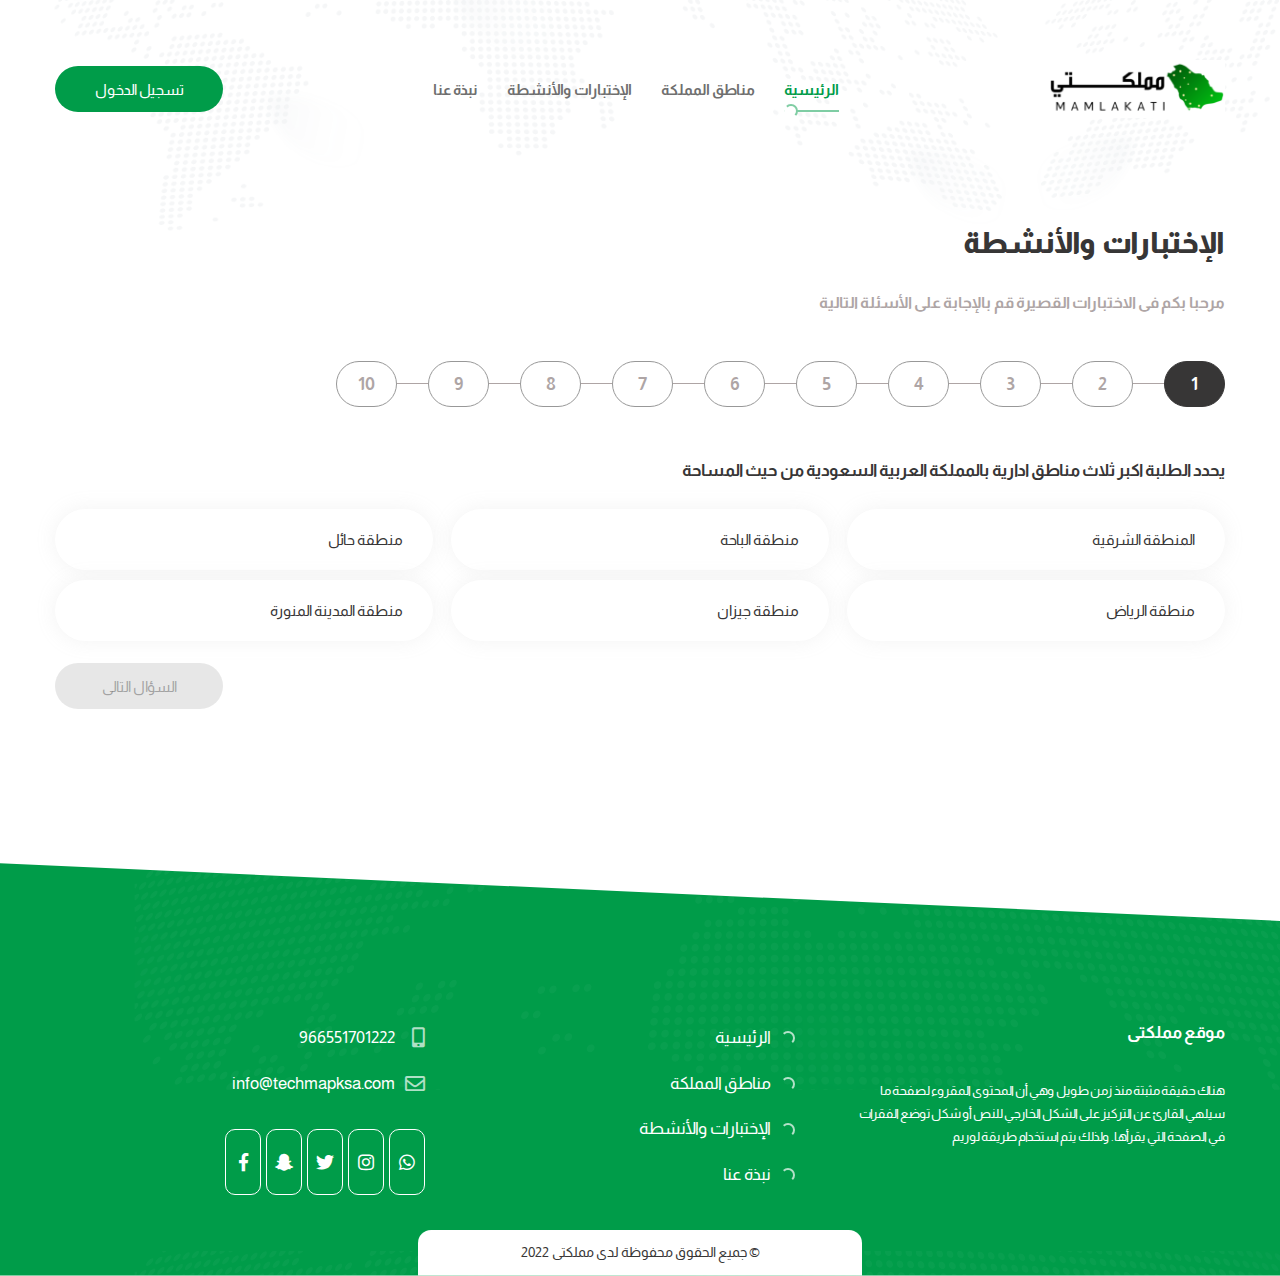
<file: exam.html>
<!DOCTYPE html>
<html dir="rtl" lang="ar">

<head>
    <meta charset="UTF-8" />
    <meta name="viewport" content="width=device-width, initial-scale=1, shrink-to-fit=no, user-scalable=no" />
    <title>mamlakati</title>



    <!-- <link rel="stylesheet" href="assets/css/bootstrap.min.css"> -->
    <link rel="stylesheet" href="assets/css/bootstrap-rtl.min.css">
    <!-- <link rel="stylesheet" href="assets/css/all.min.css"> -->
    <link rel="stylesheet" href="assets/css/fancybox.css" />
    <link rel="stylesheet" href="assets/css/fontawesome.min.css" />
    <link rel="stylesheet" href="assets/css/bootstrap-select.min.css">
    <link rel="stylesheet" href="assets/css/swiper.min.css">
    <link rel="stylesheet" href="assets/css/main.min.css">
</head>

<body>
    <header class="header__">
        <div class="header-wraper__ fixed-header-warper">
            <div class="container">
                <div class="ss-wraper__">

                    <a class="header-logo__" href="index.html">
                        <figure class="figure__">
                            <img src="assets/images/logo.png" alt="..">
                        </figure>
                    </a>

                    <nav class="nav__" id="navbar-menu__">
                        <button class="close-butt__"></button>

                        <figure class="figure__ nav-logo__">
                            <img src="assets/images/logo.png" alt="..">
                        </figure>

                        <ul class="nav-list__ list-unstyled">
                            <li><a class="active" href="#!">الرئيسية</a></li>
                            <li><a href="#">مناطق المملكة</a></li>
                            <li><a href="#">الإختبارات والأنشطة </a></li>
                            <li><a href="#">نبذة عنا</a></li>
                        </ul>

                    </nav>

                    <div class="buttons_wrapper__">
                        <a class="link_button__ header_join_as_parter_" role="button" href="#!" data-toggle="modal"
                            data-target="#register_form_modal">
                            تسجيل الدخول
                        </a>
                        <button class="menu-butt-activ__" id="menu-butt-activ__">
                            <i class="fas fa-bars"></i>
                        </button>
                    </div>
                </div>
                <div class="overlay"></div>
            </div>

        </div>

    </header>

    <div class="page-content area-page-content">
        <div class="container">
            <div class="page-head">
                <h1 class="page-title">الإختبارات والأنشطة</h1>
            </div>
            <span class="page-subtitle">
                مرحبا بكم فى الاختبارات القصيرة قم بالإجابة على الأسئلة التالية
            </span>
            <div class="exam-content">
                <div class="question-numbers">
                    <div class="question-number active"><span>1</span></div>
                    <div class="question-number"><span>2</span></div>
                    <div class="question-number"><span>3</span></div>
                    <div class="question-number"><span>4</span></div>
                    <div class="question-number"><span>5</span></div>
                    <div class="question-number"><span>6</span></div>
                    <div class="question-number"><span>7</span></div>
                    <div class="question-number"><span>8</span></div>
                    <div class="question-number"><span>9</span></div>
                    <div class="question-number"><span>10</span></div>
                </div>
                <div class="question-answers">
                    <div class="question-item-cont">
                        <h4 class="question">
                            يحدد الطلبة اكبر ثلاث مناطق ادارية بالمملكة العربية السعودية من
                            حيث المساحة
                        </h4>
                        <div class="answers">
                            <div class="answer">
                                <label>
                                    <input type="radio" name="Q1" />
                                    <span class="text">
                                        المنطقة الشرقية
                                        <i class="fas fa-check"></i>
                                    </span>
                                </label>
                            </div>
                            <div class="answer">
                                <label>
                                    <input type="radio" name="Q1" />
                                    <span class="text">
                                        منطقة الباحة
                                        <i class="fas fa-check"></i>
                                    </span>
                                </label>
                            </div>
                            <div class="answer">
                                <label>
                                    <input type="radio" name="Q1" />
                                    <span class="text">
                                        منطقة حائل
                                        <i class="fas fa-check"></i>
                                    </span>
                                </label>
                            </div>
                            <div class="answer">
                                <label>
                                    <input type="radio" name="Q1" />
                                    <span class="text">
                                        منطقة الرياض
                                        <i class="fas fa-check"></i>
                                    </span>
                                </label>
                            </div>
                            <div class="answer">
                                <label>
                                    <input type="radio" name="Q1" />
                                    <span class="text">
                                        منطقة جيزان
                                        <i class="fas fa-check"></i>
                                    </span>
                                </label>
                            </div>
                            <div class="answer">
                                <label>
                                    <input type="radio" name="Q1" />
                                    <span class="text">
                                        منطقة المدينة المنورة
                                        <i class="fas fa-check"></i>
                                    </span>
                                </label>
                            </div>
                        </div>
                        <div class="submit-cont">
                            <!-- <span class="validate correct"> الإجابة صحيحة </span> -->
                            <!-- <span class="validate wrong">
                          الإجابة غير صحيحة
                      </span> -->
                            <button class="next-question" disabled>السؤال التالى</button>
                        </div>
                    </div>
                    <div class="question-item-cont" hidden>
                        <h4 class="question">صدر نظام المناطق فى عام 1436</h4>
                        <div class="answers">
                            <div class="answer">
                                <label>
                                    <input type="radio" name="Q2" checked />
                                    <span class="text">
                                        صح
                                        <i class="fas fa-check"></i>
                                    </span>
                                </label>
                            </div>
                            <div class="answer">
                                <label>
                                    <input type="radio" name="Q2" />
                                    <span class="text">
                                        خطأ
                                        <i class="fas fa-check"></i>
                                    </span>
                                </label>
                            </div>
                        </div>
                        <div class="submit-cont">
                            <span class="validate correct"> الإجابة صحيحة </span>
                            <!-- <span class="validate wrong">
                          الإجابة غير صحيحة
                      </span> -->
                            <button class="next-question">السؤال التالى</button>
                        </div>
                    </div>
                    <div class="question-item-cont" hidden>
                        <h4 class="question">صدر نظام المناطق فى عام 1436</h4>
                        <div class="answers">
                            <div class="answer">
                                <label>
                                    <input type="radio" name="Q3" />
                                    <span class="text">
                                        صح
                                        <i class="fas fa-check"></i>
                                    </span>
                                </label>
                            </div>
                            <div class="answer">
                                <label>
                                    <input type="radio" name="Q3" checked />
                                    <span class="text">
                                        خطأ
                                        <i class="fas fa-check"></i>
                                    </span>
                                </label>
                            </div>
                        </div>
                        <div class="submit-cont">
                            <!-- <span class="validate correct"> الإجابة صحيحة </span> -->
                            <span class="validate wrong"> الإجابة غير صحيحة </span>
                            <button class="next-question">السؤال التالى</button>
                        </div>
                    </div>
                </div>
            </div>
        </div>
    </div>
    <footer class="footer__">
        <div class="container">
            <div class="row">
                <div class="col-lg-4 col-md-12 col-sm-12">
                    <div class="footer_block__">
                        <h2 class="footer_head__">موقع مملكتى</h2>
                        <p class="footer_parg__">
                            هناك حقيقة مثبتة منذ زمن طويل وهي أن المحتوى المقروء لصفحة ما سيلهي القارئ عن التركيز على
                            الشكل الخارجي للنص أو شكل توضع الفقرات في الصفحة التي يقرأها. ولذلك يتم استخدام طريقة لوريم
                        </p>
                    </div>
                </div>
                <div class="col-lg-4 col-md-12 col-sm-12">
                    <div class="footer_block__">
                        <ul class="footer_list__ list-unstyled ">
                            <li class="li__">
                                <a href="#!">الرئيسية</a>
                            </li>
                            <li class="li__">
                                <a href="#!">مناطق المملكة</a>
                            </li>
                            <li class="li__">
                                <a href="#!">الإختبارات والأنشطة</a>
                            </li>
                            <li class="li__">
                                <a href="#!">نبذة عنا</a>
                            </li>
                        </ul>

                    </div>
                </div>
                <div class="col-lg-4 col-md-12 col-sm-12">
                    <div class="footer_block__">
                        <ul class="footer_contact__ list-unstyled ">
                            <li class="li__">
                                <a class="link__" href="tel:966551701222">
                                    <i class="fas fa-mobile-alt"></i>
                                    <span class="text__">966551701222</span>
                                </a>
                            </li>
                            <li class="li__">
                                <a class="link__" href="mailto:info@techmapksa.com">
                                    <i class="far fa-envelope"></i>
                                    <span class="text__">info@techmapksa.com</span>
                                </a>
                            </li>
                        </ul>

                        <ul class="footer_socials__ list-unstyled">
                            <li class="li__">
                                <a class="link__" href="#!">
                                    <i class="fab fa-whatsapp"></i>
                                </a>
                            </li>
                            <li class="li__">
                                <a class="link__" href="#!">
                                    <i class="fab fa-instagram"></i>
                                </a>
                            </li>
                            <li class="li__">
                                <a class="link__" href="#!">
                                    <i class="fab fa-twitter"></i>
                                </a>
                            </li>
                            <li class="li__">
                                <a class="link__" href="#!">
                                    <i class="fab fa-snapchat-ghost"></i>
                                </a>
                            </li>
                            <li class="li__">
                                <a class="link__" href="#!">
                                    <i class="fab fa-facebook-f"></i>
                                </a>
                            </li>
                        </ul>

                    </div>
                </div>
            </div>

            <div class="copyrights__">
                &copy; جميع الحقوق محفوظة لدى مملكتى 2022
            </div>
        </div>
    </footer>



    <!-- start register modal -->
    <div class="modal fade" id="register_form_modal" tabindex="-1" role="dialog"
        aria-labelledby="register_form_modalLabel" aria-hidden="true">
        <div class="modal-dialog" role="document">
            <div class="modal-content register__modal_content__">
                <button type="button" class="close close_button__ " data-dismiss="modal" aria-label="Close">
                    <svg xmlns="http://www.w3.org/2000/svg" width="9.181" height="12.059" viewBox="0 0 9.181 12.059">
                        <path id="Path_55244" data-name="Path 55244"
                            d="M1.032-12.676h.077q.67,0,1.208.988L4.052-9.271a.683.683,0,0,0,.516.22h.044q.494,0,.868-.725l1.889-2.6a1.113,1.113,0,0,1,.747-.3h.022a1.033,1.033,0,0,1,1.021.824.909.909,0,0,1,.022.2v.121A2.706,2.706,0,0,1,8.434-10.2Q6.315-7.229,6.106-6.877l-.022.143v.176a4.62,4.62,0,0,0,.868,1.373Q8.8-2.594,9.1-2.111a1.074,1.074,0,0,1,.077.362v.121a1.028,1.028,0,0,1-.824.988,1.479,1.479,0,0,1-.242.022,1.376,1.376,0,0,1-1.186-.89L5.1-4.077a.875.875,0,0,0-.406-.165H4.514q-.439,0-1.087,1.109Q2.043-1.188,1.79-.881a1.111,1.111,0,0,1-.681.264H1.032a1.033,1.033,0,0,1-1.01-.846A1.6,1.6,0,0,1,0-1.726,3.416,3.416,0,0,1,.912-3.3L3.064-6.372a2.236,2.236,0,0,0,.055-.286,4.382,4.382,0,0,0-.966-1.549Q.253-10.9.066-11.2A1.414,1.414,0,0,1,0-11.632a1.08,1.08,0,0,1,.824-1.021A1.191,1.191,0,0,1,1.032-12.676Z"
                            transform="translate(0 12.676)" fill="#a8a8a8" />
                    </svg>
                </button>

                <div class="forms__">
                    <!-- start signin_form__  -->
                    <div class="modal_form___ form_to_toggle__ signin_form__ active__" id="singin_form__">
                        <figure class="figure__ img_block__">
                            <img src="assets/images/logo.png" alt="..">
                        </figure>
                        <h3 class="modal_head__">تسجيل الدخول</h3>
                        <div class="modal_form_content">
                            <div class="input_group__">
                                <input class="input__" type="text" placeholder="البريد الإلكترونى">
                            </div>
                            <div class="input_group__">
                                <div class="password_group__">
                                    <input class="input__" type="password" placeholder="كلمة المرور">
                                    <!-- start show password button  -->
                                    <button class="toggle_password_appearence">
                                        <svg xmlns="http://www.w3.org/2000/svg" width="19.257" height="11.749"
                                            viewBox="0 0 19.257 11.749">
                                            <g id="noun-eye-1153947" transform="translate(-105.84 -133.84)">
                                                <path id="Path_55245" data-name="Path 55245"
                                                    d="M245.644,213.92a4.3,4.3,0,1,0,4.284,4.306A4.288,4.288,0,0,0,245.644,213.92Zm0,6.493a2.186,2.186,0,1,1,2.186-2.186A2.191,2.191,0,0,1,245.644,220.413Z"
                                                    transform="translate(-130.176 -76.922)" fill="currentColor" />
                                                <path id="Path_55246" data-name="Path 55246"
                                                    d="M115.469,133.84c-4.351,0-8.237,2.3-9.629,5.72l1.943.817c1.082-2.65,4.174-4.439,7.685-4.439s6.6,1.767,7.685,4.395l1.943-.817c-1.391-3.379-5.278-5.676-9.629-5.676Z"
                                                    fill="currentColor" />
                                            </g>
                                        </svg>
                                    </button>
                                    <!-- end show password button  -->
                                </div>

                            </div>
                            <button class="forgot_password_link__ open_another_form_button__"
                                data-form="#forgot_password_form__">هل نسيت كلمة المرور ؟</button>
                            <input class="submit-butt__" type="submit" value="الدخول">

                            <span class="toggle_another_form__">
                                ليس لديك حساب؟
                                <button class="toggle_form_button__ open_another_form_button__"
                                    data-form="#signup_form__">قم بإنشاء حساب
                                    جديد</button>
                            </span>
                        </div>
                    </div>
                    <!-- end signin_form__  -->

                    <!-- start signup_form__  -->
                    <div class="modal_form___ form_to_toggle__ signup_form__ " id="signup_form__">
                        <figure class="figure__ img_block__">
                            <img src="assets/images/logo.png" alt="..">
                        </figure>
                        <h3 class="modal_head__">إنشاء حساب جديد</h3>
                        <div class="modal_form_content">
                            <div class="input_group__">
                                <input class="input__" type="text" placeholder="اسمك الثلاثى">
                            </div>
                            <div class="input_group__">
                                <input class="input__" type="text" placeholder="البريد الإلكترونى">
                            </div>
                            <div class="input_group__">
                                <div class="password_group__">
                                    <input class="input__" type="password" placeholder="كلمة المرور">
                                    <!-- start show password button  -->
                                    <button class="toggle_password_appearence">
                                        <svg xmlns="http://www.w3.org/2000/svg" width="19.257" height="11.749"
                                            viewBox="0 0 19.257 11.749">
                                            <g id="noun-eye-1153947" transform="translate(-105.84 -133.84)">
                                                <path id="Path_55245" data-name="Path 55245"
                                                    d="M245.644,213.92a4.3,4.3,0,1,0,4.284,4.306A4.288,4.288,0,0,0,245.644,213.92Zm0,6.493a2.186,2.186,0,1,1,2.186-2.186A2.191,2.191,0,0,1,245.644,220.413Z"
                                                    transform="translate(-130.176 -76.922)" fill="currentColor" />
                                                <path id="Path_55246" data-name="Path 55246"
                                                    d="M115.469,133.84c-4.351,0-8.237,2.3-9.629,5.72l1.943.817c1.082-2.65,4.174-4.439,7.685-4.439s6.6,1.767,7.685,4.395l1.943-.817c-1.391-3.379-5.278-5.676-9.629-5.676Z"
                                                    fill="currentColor" />
                                            </g>
                                        </svg>
                                    </button>
                                    <!-- end show password button  -->
                                </div>

                            </div>
                            <div class="input_group__">
                                <div class="password_group__">
                                    <input class="input__" type="password" placeholder="تاكيد كلمة المرور">
                                    <!-- start show password button  -->
                                    <button class="toggle_password_appearence">
                                        <svg xmlns="http://www.w3.org/2000/svg" width="19.257" height="11.749"
                                            viewBox="0 0 19.257 11.749">
                                            <g id="noun-eye-1153947" transform="translate(-105.84 -133.84)">
                                                <path id="Path_55245" data-name="Path 55245"
                                                    d="M245.644,213.92a4.3,4.3,0,1,0,4.284,4.306A4.288,4.288,0,0,0,245.644,213.92Zm0,6.493a2.186,2.186,0,1,1,2.186-2.186A2.191,2.191,0,0,1,245.644,220.413Z"
                                                    transform="translate(-130.176 -76.922)" fill="currentColor" />
                                                <path id="Path_55246" data-name="Path 55246"
                                                    d="M115.469,133.84c-4.351,0-8.237,2.3-9.629,5.72l1.943.817c1.082-2.65,4.174-4.439,7.685-4.439s6.6,1.767,7.685,4.395l1.943-.817c-1.391-3.379-5.278-5.676-9.629-5.676Z"
                                                    fill="currentColor" />
                                            </g>
                                        </svg>
                                    </button>
                                    <!-- end show password button  -->
                                </div>

                            </div>
                            <input class="submit-butt__" type="submit" value="إنشاء">

                            <span class="toggle_another_form__">
                                لديك حساب من قبل؟
                                <button class="toggle_form_button__ open_another_form_button__"
                                    data-form="#singin_form__">قم بتسجيل
                                    الدخول</button>
                            </span>
                        </div>
                    </div>
                    <!-- end signup_form__  -->

                    <!-- start forgot_password_form__  -->
                    <div class="modal_form___ form_to_toggle__ forgot_password_form__ " id="forgot_password_form__">
                        <figure class="figure__ img_block__">
                            <img src="assets/images/forgotPassword.png" alt="..">
                        </figure>
                        <h3 class="modal_head__">هل نسيت كلمة المرور ؟</h3>
                        <p class="modal_parg__">قم بكتابة بريدك الإلكترونى التي قمت التسجيل به لإرسال كود التحقق</p>
                        <div class="modal_form_content">
                            <div class="input_group__">
                                <input class="input__" type="text" placeholder="البريد الإلكترونى">
                            </div>
                            <input class="submit-butt__" type="submit" value="أرسل لى">
                        </div>
                    </div>
                    <!-- end forgot_password_form__  -->
                </div>

            </div>
        </div>
    </div>
    <!-- end register modal -->

    <!-- start create new password  -->
    <!-- this is to try the next modal -->
    <!-- <a class="link_button__ header_join_as_parter_" role="button" href="#!" data-toggle="modal"
        data-target="#create_new_password_form_modal">
        انشاء كلمة مرور جديدة
    </a> -->

    <div class="modal fade" id="create_new_password_form_modal" tabindex="-1" role="dialog"
        aria-labelledby="create_new_password_form_modalLabel" aria-hidden="true">
        <div class="modal-dialog" role="document">
            <div class="modal-content register__modal_content__">
                <button type="button" class="close close_button__ " data-dismiss="modal" aria-label="Close">
                    <svg xmlns="http://www.w3.org/2000/svg" width="9.181" height="12.059" viewBox="0 0 9.181 12.059">
                        <path id="Path_55244" data-name="Path 55244"
                            d="M1.032-12.676h.077q.67,0,1.208.988L4.052-9.271a.683.683,0,0,0,.516.22h.044q.494,0,.868-.725l1.889-2.6a1.113,1.113,0,0,1,.747-.3h.022a1.033,1.033,0,0,1,1.021.824.909.909,0,0,1,.022.2v.121A2.706,2.706,0,0,1,8.434-10.2Q6.315-7.229,6.106-6.877l-.022.143v.176a4.62,4.62,0,0,0,.868,1.373Q8.8-2.594,9.1-2.111a1.074,1.074,0,0,1,.077.362v.121a1.028,1.028,0,0,1-.824.988,1.479,1.479,0,0,1-.242.022,1.376,1.376,0,0,1-1.186-.89L5.1-4.077a.875.875,0,0,0-.406-.165H4.514q-.439,0-1.087,1.109Q2.043-1.188,1.79-.881a1.111,1.111,0,0,1-.681.264H1.032a1.033,1.033,0,0,1-1.01-.846A1.6,1.6,0,0,1,0-1.726,3.416,3.416,0,0,1,.912-3.3L3.064-6.372a2.236,2.236,0,0,0,.055-.286,4.382,4.382,0,0,0-.966-1.549Q.253-10.9.066-11.2A1.414,1.414,0,0,1,0-11.632a1.08,1.08,0,0,1,.824-1.021A1.191,1.191,0,0,1,1.032-12.676Z"
                            transform="translate(0 12.676)" fill="#a8a8a8" />
                    </svg>
                </button>

                <!-- start create_new_password_forn  -->
                <div class="modal_form___  create_new_password_forn " id="create_new_password_forn">
                    <figure class="figure__ img_block__">
                        <img src="assets/images/create_password.png" alt="..">
                    </figure>
                    <h3 class="modal_head__">تعيين كلمة المرور الجديدة</h3>
                    <p class="modal_parg__">قم بكتابة كلمة المرور الجديدة الخاصة بك</p>

                    <div class="modal_form_content">
                        <div class="input_group__">
                            <input class="input__" type="text" placeholder="البريد الإلكترونى">
                        </div>
                        <div class="input_group__">
                            <div class="password_group__">
                                <input class="input__" type="password" placeholder="كلمة المرور">
                                <!-- start show password button  -->
                                <button class="toggle_password_appearence">
                                    <svg xmlns="http://www.w3.org/2000/svg" width="19.257" height="11.749"
                                        viewBox="0 0 19.257 11.749">
                                        <g id="noun-eye-1153947" transform="translate(-105.84 -133.84)">
                                            <path id="Path_55245" data-name="Path 55245"
                                                d="M245.644,213.92a4.3,4.3,0,1,0,4.284,4.306A4.288,4.288,0,0,0,245.644,213.92Zm0,6.493a2.186,2.186,0,1,1,2.186-2.186A2.191,2.191,0,0,1,245.644,220.413Z"
                                                transform="translate(-130.176 -76.922)" fill="currentColor" />
                                            <path id="Path_55246" data-name="Path 55246"
                                                d="M115.469,133.84c-4.351,0-8.237,2.3-9.629,5.72l1.943.817c1.082-2.65,4.174-4.439,7.685-4.439s6.6,1.767,7.685,4.395l1.943-.817c-1.391-3.379-5.278-5.676-9.629-5.676Z"
                                                fill="currentColor" />
                                        </g>
                                    </svg>
                                </button>
                                <!-- end show password button  -->
                            </div>

                        </div>
                        <div class="input_group__">
                            <div class="password_group__">
                                <input class="input__" type="password" placeholder="تاكيد كلمة المرور">
                                <!-- start show password button  -->
                                <button class="toggle_password_appearence">
                                    <svg xmlns="http://www.w3.org/2000/svg" width="19.257" height="11.749"
                                        viewBox="0 0 19.257 11.749">
                                        <g id="noun-eye-1153947" transform="translate(-105.84 -133.84)">
                                            <path id="Path_55245" data-name="Path 55245"
                                                d="M245.644,213.92a4.3,4.3,0,1,0,4.284,4.306A4.288,4.288,0,0,0,245.644,213.92Zm0,6.493a2.186,2.186,0,1,1,2.186-2.186A2.191,2.191,0,0,1,245.644,220.413Z"
                                                transform="translate(-130.176 -76.922)" fill="currentColor" />
                                            <path id="Path_55246" data-name="Path 55246"
                                                d="M115.469,133.84c-4.351,0-8.237,2.3-9.629,5.72l1.943.817c1.082-2.65,4.174-4.439,7.685-4.439s6.6,1.767,7.685,4.395l1.943-.817c-1.391-3.379-5.278-5.676-9.629-5.676Z"
                                                fill="currentColor" />
                                        </g>
                                    </svg>
                                </button>
                                <!-- end show password button  -->
                            </div>

                        </div>
                        <input class="submit-butt__" type="submit" value="إنشاء">
                    </div>
                </div>
                <!-- end create_new_password_forn  -->



            </div>
        </div>
    </div>
    <!-- end  create new password  -->

    <!-- start confirmation_code_form_modal -->
    <!-- this is to try the next modal -->
    <!-- <a class="link_button__ " role="button" href="#!" data-toggle="modal" data-target="#confirmation_code_form_modal">
        كود التحقق
    </a> -->

    <div class="modal fade" id="confirmation_code_form_modal" tabindex="-1" role="dialog"
        aria-labelledby="confirmation_code_form_modalLabel" aria-hidden="true">
        <div class="modal-dialog" role="document">
            <div class="modal-content register__modal_content__">
                <button type="button" class="close close_button__ " data-dismiss="modal" aria-label="Close">
                    <svg xmlns="http://www.w3.org/2000/svg" width="9.181" height="12.059" viewBox="0 0 9.181 12.059">
                        <path id="Path_55244" data-name="Path 55244"
                            d="M1.032-12.676h.077q.67,0,1.208.988L4.052-9.271a.683.683,0,0,0,.516.22h.044q.494,0,.868-.725l1.889-2.6a1.113,1.113,0,0,1,.747-.3h.022a1.033,1.033,0,0,1,1.021.824.909.909,0,0,1,.022.2v.121A2.706,2.706,0,0,1,8.434-10.2Q6.315-7.229,6.106-6.877l-.022.143v.176a4.62,4.62,0,0,0,.868,1.373Q8.8-2.594,9.1-2.111a1.074,1.074,0,0,1,.077.362v.121a1.028,1.028,0,0,1-.824.988,1.479,1.479,0,0,1-.242.022,1.376,1.376,0,0,1-1.186-.89L5.1-4.077a.875.875,0,0,0-.406-.165H4.514q-.439,0-1.087,1.109Q2.043-1.188,1.79-.881a1.111,1.111,0,0,1-.681.264H1.032a1.033,1.033,0,0,1-1.01-.846A1.6,1.6,0,0,1,0-1.726,3.416,3.416,0,0,1,.912-3.3L3.064-6.372a2.236,2.236,0,0,0,.055-.286,4.382,4.382,0,0,0-.966-1.549Q.253-10.9.066-11.2A1.414,1.414,0,0,1,0-11.632a1.08,1.08,0,0,1,.824-1.021A1.191,1.191,0,0,1,1.032-12.676Z"
                            transform="translate(0 12.676)" fill="#a8a8a8" />
                    </svg>
                </button>

                <!-- start confirmation_code_form  -->
                <div class="modal_form___  confirmation_code_form ">
                    <figure class="figure__ img_block__">
                        <img src="assets/images/code.png" alt="..">
                    </figure>
                    <h3 class="modal_head__">كود التحقق</h3>
                    <p class="modal_parg__">
                        قم بكتابة كود التحقق التي تم إرساله إليك عبر البريد الإلكترونى <br>
                        Userm8896@gmail.com
                    </p>

                    <div class="modal_form_content">
                        <div class="input_group__ confirmation_code_group_">
                            <input class="input__ code-input" required maxlength="1" type="text">
                            <input class="input__ code-input" required maxlength="1" type="text">
                            <input class="input__ code-input" required maxlength="1" type="text">
                            <input class="input__ code-input" required maxlength="1" type="text">
                            <input class="input__ code-input" required maxlength="1" type="text">
                        </div>

                        <input class="submit-butt__" type="submit" value="إنشاء">
                        <span class="toggle_another_form__">
                            لم يتم الإرسال ؟
                            <a class="toggle_form_button__ ">أرسل لى مرة أخرى</a>
                        </span>
                    </div>
                </div>
                <!-- end confirmation_code_form  -->

            </div>
        </div>
    </div>
    <!-- end confirmation_code_form_modal  -->

    <script src="assets/js/jquery-3.3.1.min.js"></script>
    <script src="assets/js/popper.min.js"></script>
    <script src="assets/js/bootstrap.min.js"></script>
    <script src="assets/js/bootstrap-select.min.js"></script>
    <script src="assets/js/fancybox.js"></script>
    <script src="assets/js/swiper.min.js"></script>
    <script src="assets/js/plugin.js"></script>


</body>

</html>
</file>
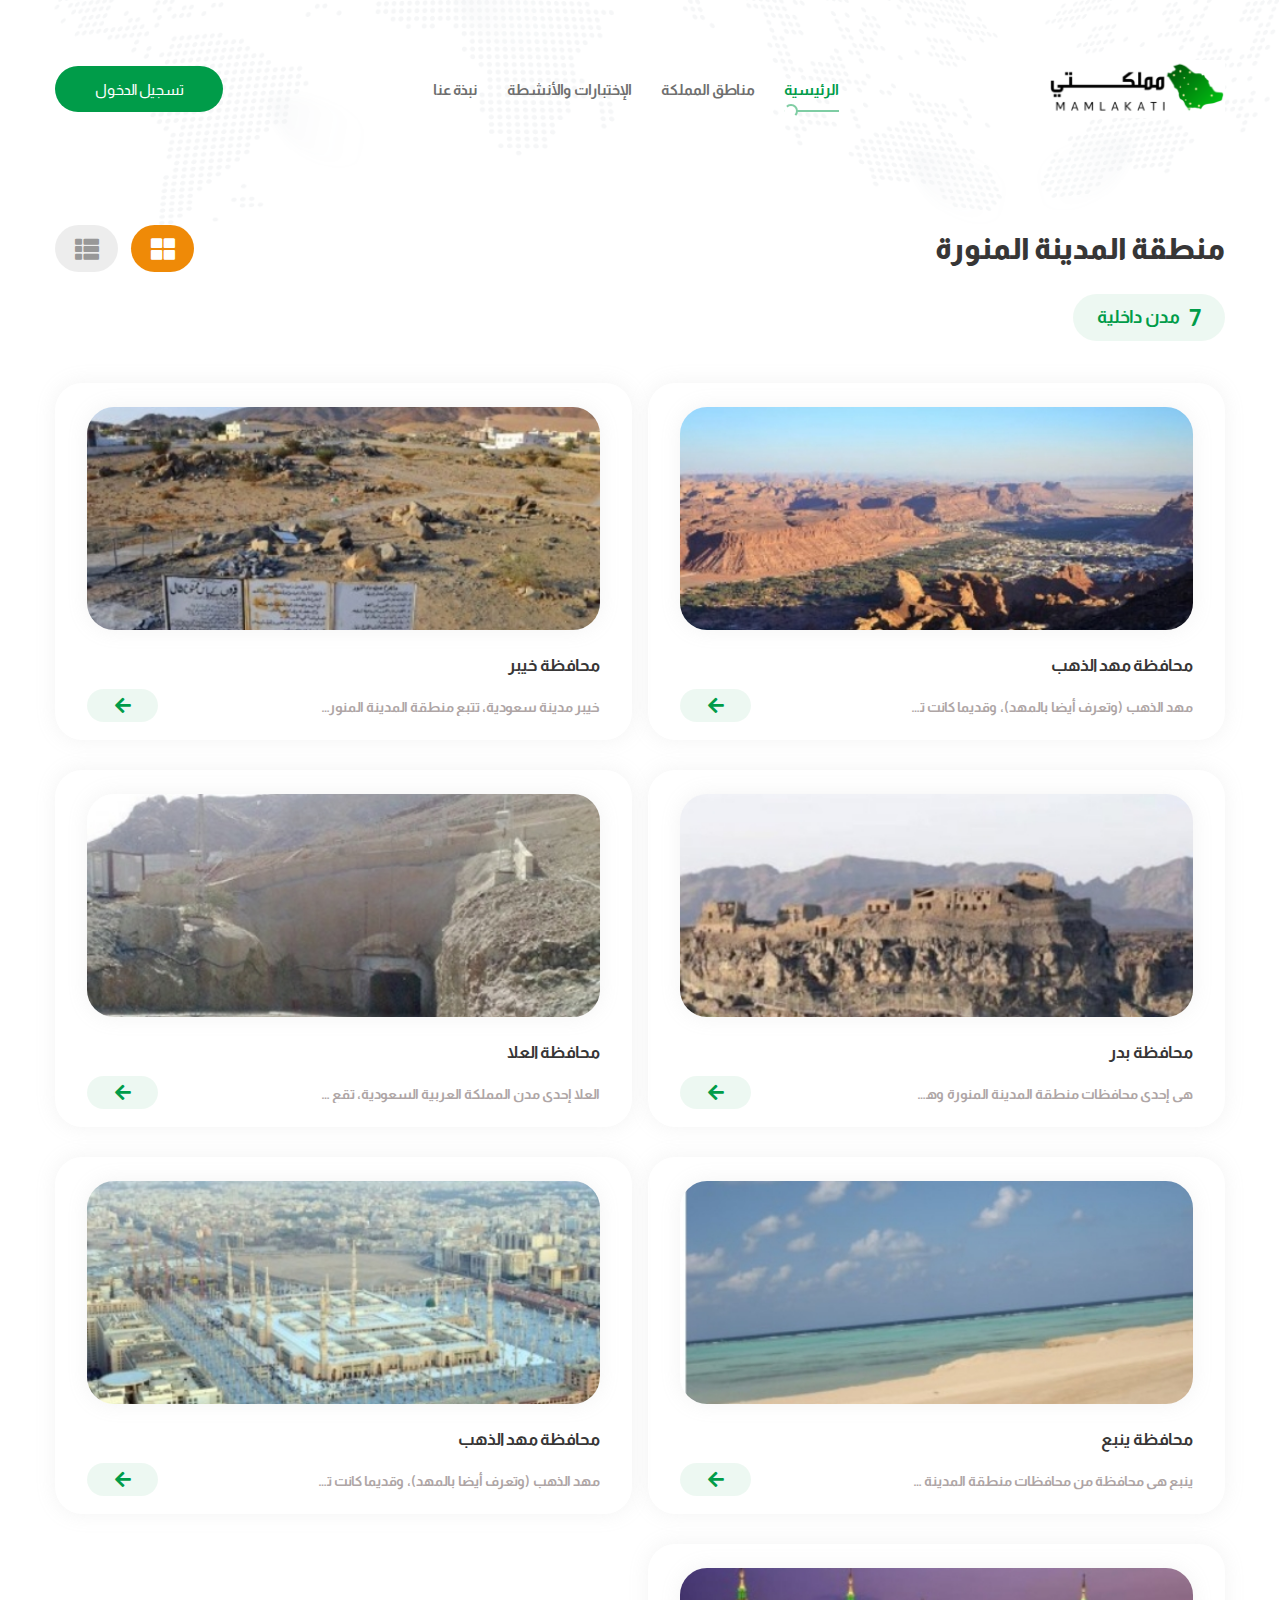
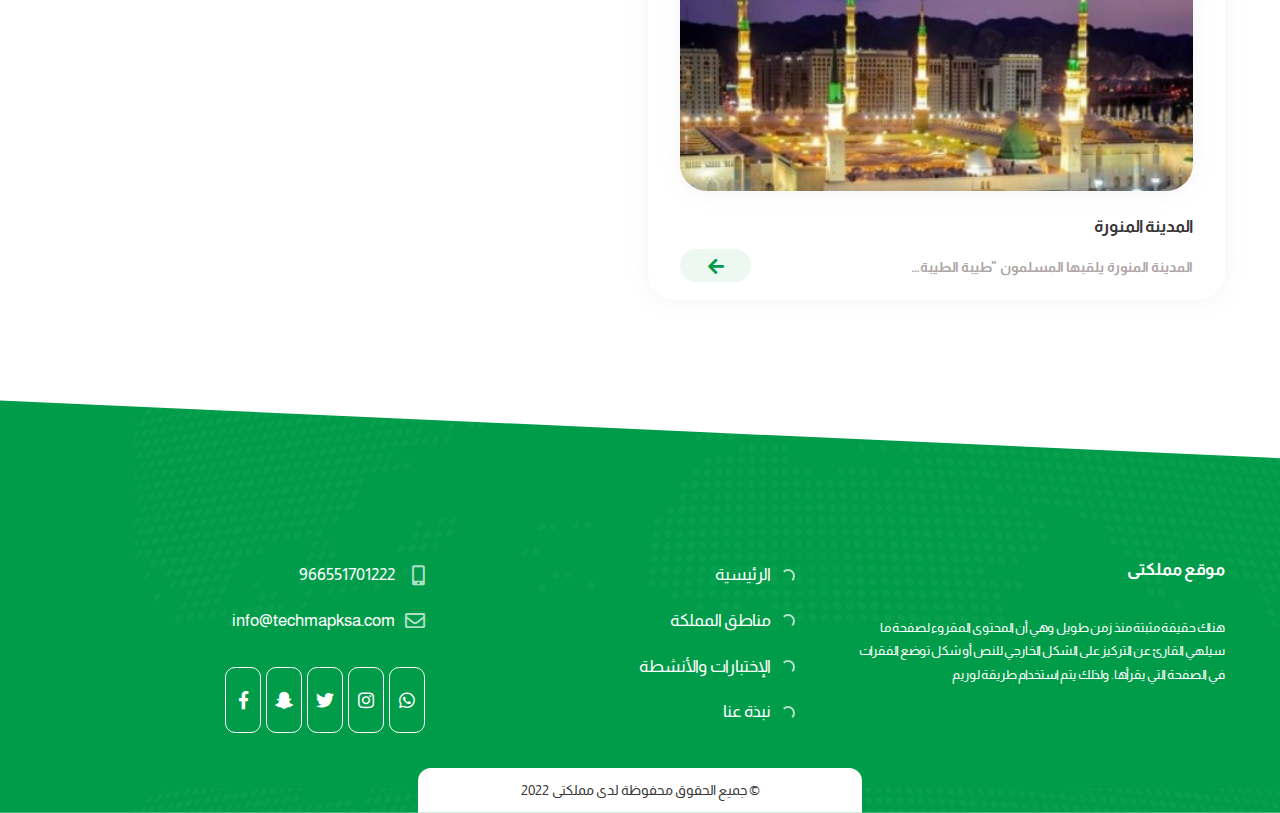
<file: list.html>
<!DOCTYPE html>
<html dir="rtl" lang="ar">

<head>
    <meta charset="UTF-8" />
    <meta name="viewport" content="width=device-width, initial-scale=1, shrink-to-fit=no, user-scalable=no" />
    <title>mamlakati</title>



    <!-- <link rel="stylesheet" href="assets/css/bootstrap.min.css"> -->
    <link rel="stylesheet" href="assets/css/bootstrap-rtl.min.css">
    <!-- <link rel="stylesheet" href="assets/css/all.min.css"> -->
    <link rel="stylesheet" href="assets/css/fancybox.css" />
    <link rel="stylesheet" href="assets/css/fontawesome.min.css" />
    <link rel="stylesheet" href="assets/css/bootstrap-select.min.css">
    <link rel="stylesheet" href="assets/css/swiper.min.css">
    <link rel="stylesheet" href="assets/css/main.min.css">
</head>

<body>
    <header class="header__">
        <div class="header-wraper__ fixed-header-warper">
            <div class="container">
                <div class="ss-wraper__">

                    <a class="header-logo__" href="index.html">
                        <figure class="figure__">
                            <img src="assets/images/logo.png" alt="..">
                        </figure>
                    </a>

                    <nav class="nav__" id="navbar-menu__">
                        <button class="close-butt__"></button>

                        <figure class="figure__ nav-logo__">
                            <img src="assets/images/logo.png" alt="..">
                        </figure>

                        <ul class="nav-list__ list-unstyled">
                            <li><a class="active" href="#!">الرئيسية</a></li>
                            <li><a href="#">مناطق المملكة</a></li>
                            <li><a href="#">الإختبارات والأنشطة </a></li>
                            <li><a href="#">نبذة عنا</a></li>
                        </ul>

                    </nav>

                    <div class="buttons_wrapper__">
                        <a class="link_button__ header_join_as_parter_" role="button" href="#!" data-toggle="modal"
                            data-target="#register_form_modal">
                            تسجيل الدخول
                        </a>
                        <button class="menu-butt-activ__" id="menu-butt-activ__">
                            <i class="fas fa-bars"></i>
                        </button>
                    </div>
                </div>
                <div class="overlay"></div>
            </div>

        </div>

    </header>
    <div class="page-content area-page-content">
        <div class="container">
            <div class="page-head">
                <h1 class="page-title">منطقة المدينة المنورة</h1>
                <div class="view-icons">
                    <div class="view-icon grid-icon active">
                        <i class="fas fa-th-large"></i>
                    </div>
                    <div class="view-icon list-icon">
                        <i class="fas fa-th-list"></i>
                    </div>
                </div>
            </div>
            <div class="cities-conut">
                <span>7</span>
                مدن داخلية
            </div>
            <div class="cities-grid">
                <div class="city-item">
                    <div class="city-img-cont">
                        <a href="single.html" class="city-img">
                            <img src="assets/images/cities/01.jpg" class="img-fluid" />
                        </a>
                    </div>
                    <div class="city-info">
                        <div class="city-name-cont">
                            <a href="single.html" class="city-name"> محافظة مهد الذهب </a>
                        </div>
                        <div class="city-desc">
                            <p class="city-summary">
                                مهد الذهب (وتعرف أيضا بالمهد)، وقديما كانت تعرف باسم (معدن بني
                                سليم)، هي إحدى محافظات منطقة المدينة المنورة وتقع في الجزء
                                الجنوبي الشرقي من منطقة المدينة المنورة على بعد (170) كلم
                                تقريباً حالياً سبب التسمية يُطلق مصطلح المهد على الأرض
                                المرتفعة، والمهد جبل شبه أحمر يُشرف على بلدة مهد الذهب من جهة
                                الغرب، يتوفر فيه معدن الذهب بكثرة لذلك أُستغل في العهد
                                السعودي؛ فسمي بمهد الذهب حيث قامت باستغلاله شركة أمريكية؛
                                فأطلق الناس
                            </p>
                            <a href="single.html" class="more-desc">
                                <span class="fas fa-arrow-left"></span>
                            </a>
                        </div>
                    </div>
                </div>
                <div class="city-item">
                    <div class="city-img-cont">
                        <a href="single.html" class="city-img">
                            <img src="assets/images/cities/02.jpg" class="img-fluid" />
                        </a>
                    </div>
                    <div class="city-info">
                        <div class="city-name-cont">
                            <a href="single.html" class="city-name"> محافظة خيبر </a>
                        </div>
                        <div class="city-desc">
                            <p class="city-summary">
                                خيبر مدينة سعودية، تتبع منطقة المدينة المنورة وتبعد عنها 153
                                كم (95 ميل) إلى الشمال من المدينة المنورة.<br />
                                تعتبر خيبر ولا تزال منذ أقدم العصور واحة واسعة ذات تربة خصبة
                                معطاءة وذات عيون ومياه غزيرة وتربتها تربة جيدة للغاية تصلح
                                لزراعة الحبوب والفواكه على اختلاف أنواعها، كما أنها تعتبر من
                                أكبر واحات النخيل في جزيرة العرب ويكفي لصحة هذا القول أن
                                المسلمين احصوا من النخيل الموجود بالنطاه فقط (وهو أحد أودية
                                خيبر الكبيرة) فوجدوا بها أربعين ألف نخلة.
                            </p>
                            <a href="single.html" class="more-desc">
                                <span class="fas fa-arrow-left"></span>
                            </a>
                        </div>
                    </div>
                </div>
                <div class="city-item">
                    <div class="city-img-cont">
                        <a href="single.html" class="city-img">
                            <img src="assets/images/cities/03.jpg" class="img-fluid" />
                        </a>
                    </div>
                    <div class="city-info">
                        <div class="city-name-cont">
                            <a href="single.html" class="city-name">محافظة بدر</a>
                        </div>
                        <div class="city-desc">
                            <p class="city-summary">
                                هي إحدى محافظات منطقة المدينة المنورة وهي غنية بالكثير من
                                المعالم والشواهد والقيم التاريخية ومن المناطق الزراعية
                                والسياحية، وتحقق على أرضها في غزوة بدر، أول غزوة في الإسلام،
                                وقد حدثت في يوم 17 رمضان 2 هـ الموافق 17 مارس 624 م، وانتصر
                                فيها المسلمون انتصار كبير وحاسم.ويوجد في البلدة منطقة مخصصة
                                لمقابر الشهداء في تلك الغزوة ..
                            </p>
                            <a href="single.html" class="more-desc">
                                <span class="fas fa-arrow-left"></span>
                            </a>
                        </div>
                    </div>
                </div>
                <div class="city-item">
                    <div class="city-img-cont">
                        <a href="single.html" class="city-img">
                            <img src="assets/images/cities/04.jpg" class="img-fluid" />
                        </a>
                    </div>
                    <div class="city-info">
                        <div class="city-name-cont">
                            <a href="single.html" class="city-name"> محافظة العلا </a>
                        </div>
                        <div class="city-desc">
                            <p class="city-summary">
                                العلا إحدى مدن المملكة العربية السعودية، تقع غرب الجزيرة
                                العربية، وتتبع إدارياً لمنطقة المدينة المنورة، وتبعد عنها
                                تقريباً 300 كيلو متر شمالاً. ذكرها ياقوت الحموي في معجمه، بضم
                                أوله، والقصر، وهو جمع العليا، وهو اسم لموضع من ناحية وادي
                                القرى بينها وبين الشام، نزل بها النبي محمد في طريقه إلى غزوة
                                تبوك، وحدد بها مكاناً لمسجد وضع حدوده بالعظام فبناه أهلها بعد
                                ذلك وأسموه مسجد العظام، وكانت قديما تُسمى ديدان ويروى أن سبب
                                تسميتها بالعلا أنه كان بها عينان مشهورتان بالماء العذب هما
                                المعلق وتدعل، وكان على منبع المعلق نخلات شاهقات العلو يطلق
                                عليها العلي. وتقع مدينة العلا بين جبلين كبيرين على واد خصب
                                التربة، تزرع فيه النخيل
                            </p>
                            <a href="single.html" class="more-desc">
                                <span class="fas fa-arrow-left"></span>
                            </a>
                        </div>
                    </div>
                </div>
                <div class="city-item">
                    <div class="city-img-cont">
                        <a href="single.html" class="city-img">
                            <img src="assets/images/cities/05.jpg" class="img-fluid" />
                        </a>
                    </div>
                    <div class="city-info">
                        <div class="city-name-cont">
                            <a href="single.html" class="city-name"> محافظة ينبع </a>
                        </div>
                        <div class="city-desc">
                            <p class="city-summary">
                                ينبع هي محافظة من محافظات منطقة المدينة المنورة في المملكة
                                العربية السعودية وتقع على ساحل البحر الأحمر في إقليم تهامة
                                تبعد حوالي 200 كم غرب المدينة المنورة و 125 كم جنوب مدينة أملج
                                و 300 كم شمال مدينة جدة. ويقدّر عدد سكانها بـحوالي 500 ألف
                                نسمة. وتعتبر ثاني أكبر مدينة على البحر الأحمر بعد مدينة جدة
                                وتقسم المدينة إلى 3 مدن: ينبع البحر ، وينبع النخل ، وينبع
                                الصناعية. وتلقب بلؤلؤة البحر الأحمر.
                            </p>
                            <a href="single.html" class="more-desc">
                                <span class="fas fa-arrow-left"></span>
                            </a>
                        </div>
                    </div>
                </div>
                <div class="city-item">
                    <div class="city-img-cont">
                        <a href="single.html" class="city-img">
                            <img src="assets/images/cities/06.jpg" class="img-fluid" />
                        </a>
                    </div>
                    <div class="city-info">
                        <div class="city-name-cont">
                            <a href="single.html" class="city-name"> محافظة مهد الذهب </a>
                        </div>
                        <div class="city-desc">
                            <p class="city-summary">
                                مهد الذهب (وتعرف أيضا بالمهد)، وقديما كانت تعرف باسم (معدن بني
                                سليم)، هي إحدى محافظات منطقة المدينة المنورة وتقع في الجزء
                                الجنوبي الشرقي من منطقة المدينة المنورة على بعد (170) كلم
                                تقريباً حالياً سبب التسمية يُطلق مصطلح المهد على الأرض
                                المرتفعة، والمهد جبل شبه أحمر يُشرف على بلدة مهد الذهب من جهة
                                الغرب، يتوفر فيه معدن الذهب بكثرة لذلك أُستغل في العهد
                                السعودي؛ فسمي بمهد الذهب حيث قامت باستغلاله شركة أمريكية؛
                                فأطلق الناس
                            </p>
                            <a href="single.html" class="more-desc">
                                <span class="fas fa-arrow-left"></span>
                            </a>
                        </div>
                    </div>
                </div>
                <div class="city-item">
                    <div class="city-img-cont">
                        <a href="single.html" class="city-img">
                            <img src="assets/images/cities/07.jpg" class="img-fluid" />
                        </a>
                    </div>
                    <div class="city-info">
                        <div class="city-name-cont">
                            <a href="single.html" class="city-name"> المدينة المنورة </a>
                        </div>
                        <div class="city-desc">
                            <p class="city-summary">
                                المدينة المنورة يلقبها المسلمون "طيبة الطيبة" أول عاصمة في
                                تاريخ الإسلام، وثاني أقدس الأماكن لدى المسلمين بعد مكة. هي
                                عاصمة منطقة المدينة المنورة الواقعة على أرض الحجاز التاريخية،
                                غرب دولة السعودية (حاليًا)، تبعد المدينة المنورة حوالي 400 كم
                                عن مكة المكرمة في الاتجاه الشمالي الشرقي، وعلى بعد حوالي 150
                                كم شرق البحر الأحمر، وأقرب الموانئ لها هو ميناء ينبع والذي يقع
                                في الجهة الغربية الجنوبية منها ويبعد عنها 220 كم، تبلغ مساحة
                                المدينة المنورة حوالي 589 كم² منها 99 كم² تشغلها المنطقة
                                العمرانية، أما باقي المساحة فهي خارج المنطقة العمرانية، وتتكون
                                من جبال ووديان ومنحدرات سيول وأراض صحراوية وأخرى زراعية ومقابر
                                وأجزاء من
                            </p>
                            <a href="single.html" class="more-desc">
                                <span class="fas fa-arrow-left"></span>
                            </a>
                        </div>
                    </div>
                </div>
            </div>
        </div>
    </div>
    <footer class="footer__">
        <div class="container">
            <div class="row">
                <div class="col-lg-4 col-md-12 col-sm-12">
                    <div class="footer_block__">
                        <h2 class="footer_head__">موقع مملكتى</h2>
                        <p class="footer_parg__">
                            هناك حقيقة مثبتة منذ زمن طويل وهي أن المحتوى المقروء لصفحة ما سيلهي القارئ عن التركيز على
                            الشكل الخارجي للنص أو شكل توضع الفقرات في الصفحة التي يقرأها. ولذلك يتم استخدام طريقة لوريم
                        </p>
                    </div>
                </div>
                <div class="col-lg-4 col-md-12 col-sm-12">
                    <div class="footer_block__">
                        <ul class="footer_list__ list-unstyled ">
                            <li class="li__">
                                <a href="#!">الرئيسية</a>
                            </li>
                            <li class="li__">
                                <a href="#!">مناطق المملكة</a>
                            </li>
                            <li class="li__">
                                <a href="#!">الإختبارات والأنشطة</a>
                            </li>
                            <li class="li__">
                                <a href="#!">نبذة عنا</a>
                            </li>
                        </ul>

                    </div>
                </div>
                <div class="col-lg-4 col-md-12 col-sm-12">
                    <div class="footer_block__">
                        <ul class="footer_contact__ list-unstyled ">
                            <li class="li__">
                                <a class="link__" href="tel:966551701222">
                                    <i class="fas fa-mobile-alt"></i>
                                    <span class="text__">966551701222</span>
                                </a>
                            </li>
                            <li class="li__">
                                <a class="link__" href="mailto:info@techmapksa.com">
                                    <i class="far fa-envelope"></i>
                                    <span class="text__">info@techmapksa.com</span>
                                </a>
                            </li>
                        </ul>

                        <ul class="footer_socials__ list-unstyled">
                            <li class="li__">
                                <a class="link__" href="#!">
                                    <i class="fab fa-whatsapp"></i>
                                </a>
                            </li>
                            <li class="li__">
                                <a class="link__" href="#!">
                                    <i class="fab fa-instagram"></i>
                                </a>
                            </li>
                            <li class="li__">
                                <a class="link__" href="#!">
                                    <i class="fab fa-twitter"></i>
                                </a>
                            </li>
                            <li class="li__">
                                <a class="link__" href="#!">
                                    <i class="fab fa-snapchat-ghost"></i>
                                </a>
                            </li>
                            <li class="li__">
                                <a class="link__" href="#!">
                                    <i class="fab fa-facebook-f"></i>
                                </a>
                            </li>
                        </ul>

                    </div>
                </div>
            </div>

            <div class="copyrights__">
                &copy; جميع الحقوق محفوظة لدى مملكتى 2022
            </div>
        </div>
    </footer>



    <!-- start register modal -->
    <div class="modal fade" id="register_form_modal" tabindex="-1" role="dialog"
        aria-labelledby="register_form_modalLabel" aria-hidden="true">
        <div class="modal-dialog" role="document">
            <div class="modal-content register__modal_content__">
                <button type="button" class="close close_button__ " data-dismiss="modal" aria-label="Close">
                    <svg xmlns="http://www.w3.org/2000/svg" width="9.181" height="12.059" viewBox="0 0 9.181 12.059">
                        <path id="Path_55244" data-name="Path 55244"
                            d="M1.032-12.676h.077q.67,0,1.208.988L4.052-9.271a.683.683,0,0,0,.516.22h.044q.494,0,.868-.725l1.889-2.6a1.113,1.113,0,0,1,.747-.3h.022a1.033,1.033,0,0,1,1.021.824.909.909,0,0,1,.022.2v.121A2.706,2.706,0,0,1,8.434-10.2Q6.315-7.229,6.106-6.877l-.022.143v.176a4.62,4.62,0,0,0,.868,1.373Q8.8-2.594,9.1-2.111a1.074,1.074,0,0,1,.077.362v.121a1.028,1.028,0,0,1-.824.988,1.479,1.479,0,0,1-.242.022,1.376,1.376,0,0,1-1.186-.89L5.1-4.077a.875.875,0,0,0-.406-.165H4.514q-.439,0-1.087,1.109Q2.043-1.188,1.79-.881a1.111,1.111,0,0,1-.681.264H1.032a1.033,1.033,0,0,1-1.01-.846A1.6,1.6,0,0,1,0-1.726,3.416,3.416,0,0,1,.912-3.3L3.064-6.372a2.236,2.236,0,0,0,.055-.286,4.382,4.382,0,0,0-.966-1.549Q.253-10.9.066-11.2A1.414,1.414,0,0,1,0-11.632a1.08,1.08,0,0,1,.824-1.021A1.191,1.191,0,0,1,1.032-12.676Z"
                            transform="translate(0 12.676)" fill="#a8a8a8" />
                    </svg>
                </button>

                <div class="forms__">
                    <!-- start signin_form__  -->
                    <div class="modal_form___ form_to_toggle__ signin_form__ active__" id="singin_form__">
                        <figure class="figure__ img_block__">
                            <img src="assets/images/logo.png" alt="..">
                        </figure>
                        <h3 class="modal_head__">تسجيل الدخول</h3>
                        <div class="modal_form_content">
                            <div class="input_group__">
                                <input class="input__" type="text" placeholder="البريد الإلكترونى">
                            </div>
                            <div class="input_group__">
                                <div class="password_group__">
                                    <input class="input__" type="password" placeholder="كلمة المرور">
                                    <!-- start show password button  -->
                                    <button class="toggle_password_appearence">
                                        <svg xmlns="http://www.w3.org/2000/svg" width="19.257" height="11.749"
                                            viewBox="0 0 19.257 11.749">
                                            <g id="noun-eye-1153947" transform="translate(-105.84 -133.84)">
                                                <path id="Path_55245" data-name="Path 55245"
                                                    d="M245.644,213.92a4.3,4.3,0,1,0,4.284,4.306A4.288,4.288,0,0,0,245.644,213.92Zm0,6.493a2.186,2.186,0,1,1,2.186-2.186A2.191,2.191,0,0,1,245.644,220.413Z"
                                                    transform="translate(-130.176 -76.922)" fill="currentColor" />
                                                <path id="Path_55246" data-name="Path 55246"
                                                    d="M115.469,133.84c-4.351,0-8.237,2.3-9.629,5.72l1.943.817c1.082-2.65,4.174-4.439,7.685-4.439s6.6,1.767,7.685,4.395l1.943-.817c-1.391-3.379-5.278-5.676-9.629-5.676Z"
                                                    fill="currentColor" />
                                            </g>
                                        </svg>
                                    </button>
                                    <!-- end show password button  -->
                                </div>

                            </div>
                            <button class="forgot_password_link__ open_another_form_button__"
                                data-form="#forgot_password_form__">هل نسيت كلمة المرور ؟</button>
                            <input class="submit-butt__" type="submit" value="الدخول">

                            <span class="toggle_another_form__">
                                ليس لديك حساب؟
                                <button class="toggle_form_button__ open_another_form_button__"
                                    data-form="#signup_form__">قم بإنشاء حساب
                                    جديد</button>
                            </span>
                        </div>
                    </div>
                    <!-- end signin_form__  -->

                    <!-- start signup_form__  -->
                    <div class="modal_form___ form_to_toggle__ signup_form__ " id="signup_form__">
                        <figure class="figure__ img_block__">
                            <img src="assets/images/logo.png" alt="..">
                        </figure>
                        <h3 class="modal_head__">إنشاء حساب جديد</h3>
                        <div class="modal_form_content">
                            <div class="input_group__">
                                <input class="input__" type="text" placeholder="اسمك الثلاثى">
                            </div>
                            <div class="input_group__">
                                <input class="input__" type="text" placeholder="البريد الإلكترونى">
                            </div>
                            <div class="input_group__">
                                <div class="password_group__">
                                    <input class="input__" type="password" placeholder="كلمة المرور">
                                    <!-- start show password button  -->
                                    <button class="toggle_password_appearence">
                                        <svg xmlns="http://www.w3.org/2000/svg" width="19.257" height="11.749"
                                            viewBox="0 0 19.257 11.749">
                                            <g id="noun-eye-1153947" transform="translate(-105.84 -133.84)">
                                                <path id="Path_55245" data-name="Path 55245"
                                                    d="M245.644,213.92a4.3,4.3,0,1,0,4.284,4.306A4.288,4.288,0,0,0,245.644,213.92Zm0,6.493a2.186,2.186,0,1,1,2.186-2.186A2.191,2.191,0,0,1,245.644,220.413Z"
                                                    transform="translate(-130.176 -76.922)" fill="currentColor" />
                                                <path id="Path_55246" data-name="Path 55246"
                                                    d="M115.469,133.84c-4.351,0-8.237,2.3-9.629,5.72l1.943.817c1.082-2.65,4.174-4.439,7.685-4.439s6.6,1.767,7.685,4.395l1.943-.817c-1.391-3.379-5.278-5.676-9.629-5.676Z"
                                                    fill="currentColor" />
                                            </g>
                                        </svg>
                                    </button>
                                    <!-- end show password button  -->
                                </div>

                            </div>
                            <div class="input_group__">
                                <div class="password_group__">
                                    <input class="input__" type="password" placeholder="تاكيد كلمة المرور">
                                    <!-- start show password button  -->
                                    <button class="toggle_password_appearence">
                                        <svg xmlns="http://www.w3.org/2000/svg" width="19.257" height="11.749"
                                            viewBox="0 0 19.257 11.749">
                                            <g id="noun-eye-1153947" transform="translate(-105.84 -133.84)">
                                                <path id="Path_55245" data-name="Path 55245"
                                                    d="M245.644,213.92a4.3,4.3,0,1,0,4.284,4.306A4.288,4.288,0,0,0,245.644,213.92Zm0,6.493a2.186,2.186,0,1,1,2.186-2.186A2.191,2.191,0,0,1,245.644,220.413Z"
                                                    transform="translate(-130.176 -76.922)" fill="currentColor" />
                                                <path id="Path_55246" data-name="Path 55246"
                                                    d="M115.469,133.84c-4.351,0-8.237,2.3-9.629,5.72l1.943.817c1.082-2.65,4.174-4.439,7.685-4.439s6.6,1.767,7.685,4.395l1.943-.817c-1.391-3.379-5.278-5.676-9.629-5.676Z"
                                                    fill="currentColor" />
                                            </g>
                                        </svg>
                                    </button>
                                    <!-- end show password button  -->
                                </div>

                            </div>
                            <input class="submit-butt__" type="submit" value="إنشاء">

                            <span class="toggle_another_form__">
                                لديك حساب من قبل؟
                                <button class="toggle_form_button__ open_another_form_button__"
                                    data-form="#singin_form__">قم بتسجيل
                                    الدخول</button>
                            </span>
                        </div>
                    </div>
                    <!-- end signup_form__  -->

                    <!-- start forgot_password_form__  -->
                    <div class="modal_form___ form_to_toggle__ forgot_password_form__ " id="forgot_password_form__">
                        <figure class="figure__ img_block__">
                            <img src="assets/images/forgotPassword.png" alt="..">
                        </figure>
                        <h3 class="modal_head__">هل نسيت كلمة المرور ؟</h3>
                        <p class="modal_parg__">قم بكتابة بريدك الإلكترونى التي قمت التسجيل به لإرسال كود التحقق</p>
                        <div class="modal_form_content">
                            <div class="input_group__">
                                <input class="input__" type="text" placeholder="البريد الإلكترونى">
                            </div>
                            <input class="submit-butt__" type="submit" value="أرسل لى">
                        </div>
                    </div>
                    <!-- end forgot_password_form__  -->
                </div>

            </div>
        </div>
    </div>
    <!-- end register modal -->

    <!-- start create new password  -->
    <!-- this is to try the next modal -->
    <!-- <a class="link_button__ header_join_as_parter_" role="button" href="#!" data-toggle="modal"
        data-target="#create_new_password_form_modal">
        انشاء كلمة مرور جديدة
    </a> -->

    <div class="modal fade" id="create_new_password_form_modal" tabindex="-1" role="dialog"
        aria-labelledby="create_new_password_form_modalLabel" aria-hidden="true">
        <div class="modal-dialog" role="document">
            <div class="modal-content register__modal_content__">
                <button type="button" class="close close_button__ " data-dismiss="modal" aria-label="Close">
                    <svg xmlns="http://www.w3.org/2000/svg" width="9.181" height="12.059" viewBox="0 0 9.181 12.059">
                        <path id="Path_55244" data-name="Path 55244"
                            d="M1.032-12.676h.077q.67,0,1.208.988L4.052-9.271a.683.683,0,0,0,.516.22h.044q.494,0,.868-.725l1.889-2.6a1.113,1.113,0,0,1,.747-.3h.022a1.033,1.033,0,0,1,1.021.824.909.909,0,0,1,.022.2v.121A2.706,2.706,0,0,1,8.434-10.2Q6.315-7.229,6.106-6.877l-.022.143v.176a4.62,4.62,0,0,0,.868,1.373Q8.8-2.594,9.1-2.111a1.074,1.074,0,0,1,.077.362v.121a1.028,1.028,0,0,1-.824.988,1.479,1.479,0,0,1-.242.022,1.376,1.376,0,0,1-1.186-.89L5.1-4.077a.875.875,0,0,0-.406-.165H4.514q-.439,0-1.087,1.109Q2.043-1.188,1.79-.881a1.111,1.111,0,0,1-.681.264H1.032a1.033,1.033,0,0,1-1.01-.846A1.6,1.6,0,0,1,0-1.726,3.416,3.416,0,0,1,.912-3.3L3.064-6.372a2.236,2.236,0,0,0,.055-.286,4.382,4.382,0,0,0-.966-1.549Q.253-10.9.066-11.2A1.414,1.414,0,0,1,0-11.632a1.08,1.08,0,0,1,.824-1.021A1.191,1.191,0,0,1,1.032-12.676Z"
                            transform="translate(0 12.676)" fill="#a8a8a8" />
                    </svg>
                </button>

                <!-- start create_new_password_forn  -->
                <div class="modal_form___  create_new_password_forn " id="create_new_password_forn">
                    <figure class="figure__ img_block__">
                        <img src="assets/images/create_password.png" alt="..">
                    </figure>
                    <h3 class="modal_head__">تعيين كلمة المرور الجديدة</h3>
                    <p class="modal_parg__">قم بكتابة كلمة المرور الجديدة الخاصة بك</p>

                    <div class="modal_form_content">
                        <div class="input_group__">
                            <input class="input__" type="text" placeholder="البريد الإلكترونى">
                        </div>
                        <div class="input_group__">
                            <div class="password_group__">
                                <input class="input__" type="password" placeholder="كلمة المرور">
                                <!-- start show password button  -->
                                <button class="toggle_password_appearence">
                                    <svg xmlns="http://www.w3.org/2000/svg" width="19.257" height="11.749"
                                        viewBox="0 0 19.257 11.749">
                                        <g id="noun-eye-1153947" transform="translate(-105.84 -133.84)">
                                            <path id="Path_55245" data-name="Path 55245"
                                                d="M245.644,213.92a4.3,4.3,0,1,0,4.284,4.306A4.288,4.288,0,0,0,245.644,213.92Zm0,6.493a2.186,2.186,0,1,1,2.186-2.186A2.191,2.191,0,0,1,245.644,220.413Z"
                                                transform="translate(-130.176 -76.922)" fill="currentColor" />
                                            <path id="Path_55246" data-name="Path 55246"
                                                d="M115.469,133.84c-4.351,0-8.237,2.3-9.629,5.72l1.943.817c1.082-2.65,4.174-4.439,7.685-4.439s6.6,1.767,7.685,4.395l1.943-.817c-1.391-3.379-5.278-5.676-9.629-5.676Z"
                                                fill="currentColor" />
                                        </g>
                                    </svg>
                                </button>
                                <!-- end show password button  -->
                            </div>

                        </div>
                        <div class="input_group__">
                            <div class="password_group__">
                                <input class="input__" type="password" placeholder="تاكيد كلمة المرور">
                                <!-- start show password button  -->
                                <button class="toggle_password_appearence">
                                    <svg xmlns="http://www.w3.org/2000/svg" width="19.257" height="11.749"
                                        viewBox="0 0 19.257 11.749">
                                        <g id="noun-eye-1153947" transform="translate(-105.84 -133.84)">
                                            <path id="Path_55245" data-name="Path 55245"
                                                d="M245.644,213.92a4.3,4.3,0,1,0,4.284,4.306A4.288,4.288,0,0,0,245.644,213.92Zm0,6.493a2.186,2.186,0,1,1,2.186-2.186A2.191,2.191,0,0,1,245.644,220.413Z"
                                                transform="translate(-130.176 -76.922)" fill="currentColor" />
                                            <path id="Path_55246" data-name="Path 55246"
                                                d="M115.469,133.84c-4.351,0-8.237,2.3-9.629,5.72l1.943.817c1.082-2.65,4.174-4.439,7.685-4.439s6.6,1.767,7.685,4.395l1.943-.817c-1.391-3.379-5.278-5.676-9.629-5.676Z"
                                                fill="currentColor" />
                                        </g>
                                    </svg>
                                </button>
                                <!-- end show password button  -->
                            </div>

                        </div>
                        <input class="submit-butt__" type="submit" value="إنشاء">
                    </div>
                </div>
                <!-- end create_new_password_forn  -->



            </div>
        </div>
    </div>
    <!-- end  create new password  -->

    <!-- start confirmation_code_form_modal -->
    <!-- this is to try the next modal -->
    <!-- <a class="link_button__ " role="button" href="#!" data-toggle="modal" data-target="#confirmation_code_form_modal">
        كود التحقق
    </a> -->

    <div class="modal fade" id="confirmation_code_form_modal" tabindex="-1" role="dialog"
        aria-labelledby="confirmation_code_form_modalLabel" aria-hidden="true">
        <div class="modal-dialog" role="document">
            <div class="modal-content register__modal_content__">
                <button type="button" class="close close_button__ " data-dismiss="modal" aria-label="Close">
                    <svg xmlns="http://www.w3.org/2000/svg" width="9.181" height="12.059" viewBox="0 0 9.181 12.059">
                        <path id="Path_55244" data-name="Path 55244"
                            d="M1.032-12.676h.077q.67,0,1.208.988L4.052-9.271a.683.683,0,0,0,.516.22h.044q.494,0,.868-.725l1.889-2.6a1.113,1.113,0,0,1,.747-.3h.022a1.033,1.033,0,0,1,1.021.824.909.909,0,0,1,.022.2v.121A2.706,2.706,0,0,1,8.434-10.2Q6.315-7.229,6.106-6.877l-.022.143v.176a4.62,4.62,0,0,0,.868,1.373Q8.8-2.594,9.1-2.111a1.074,1.074,0,0,1,.077.362v.121a1.028,1.028,0,0,1-.824.988,1.479,1.479,0,0,1-.242.022,1.376,1.376,0,0,1-1.186-.89L5.1-4.077a.875.875,0,0,0-.406-.165H4.514q-.439,0-1.087,1.109Q2.043-1.188,1.79-.881a1.111,1.111,0,0,1-.681.264H1.032a1.033,1.033,0,0,1-1.01-.846A1.6,1.6,0,0,1,0-1.726,3.416,3.416,0,0,1,.912-3.3L3.064-6.372a2.236,2.236,0,0,0,.055-.286,4.382,4.382,0,0,0-.966-1.549Q.253-10.9.066-11.2A1.414,1.414,0,0,1,0-11.632a1.08,1.08,0,0,1,.824-1.021A1.191,1.191,0,0,1,1.032-12.676Z"
                            transform="translate(0 12.676)" fill="#a8a8a8" />
                    </svg>
                </button>

                <!-- start confirmation_code_form  -->
                <div class="modal_form___  confirmation_code_form ">
                    <figure class="figure__ img_block__">
                        <img src="assets/images/code.png" alt="..">
                    </figure>
                    <h3 class="modal_head__">كود التحقق</h3>
                    <p class="modal_parg__">
                        قم بكتابة كود التحقق التي تم إرساله إليك عبر البريد الإلكترونى <br>
                        Userm8896@gmail.com
                    </p>

                    <div class="modal_form_content">
                        <div class="input_group__ confirmation_code_group_">
                            <input class="input__ code-input" required maxlength="1" type="text">
                            <input class="input__ code-input" required maxlength="1" type="text">
                            <input class="input__ code-input" required maxlength="1" type="text">
                            <input class="input__ code-input" required maxlength="1" type="text">
                            <input class="input__ code-input" required maxlength="1" type="text">
                        </div>

                        <input class="submit-butt__" type="submit" value="إنشاء">
                        <span class="toggle_another_form__">
                            لم يتم الإرسال ؟
                            <a class="toggle_form_button__ ">أرسل لى مرة أخرى</a>
                        </span>
                    </div>
                </div>
                <!-- end confirmation_code_form  -->

            </div>
        </div>
    </div>
    <!-- end confirmation_code_form_modal  -->
    <script src="assets/js/jquery-3.3.1.min.js"></script>
    <script src="assets/js/popper.min.js"></script>
    <script src="assets/js/bootstrap.min.js"></script>
    <script src="assets/js/bootstrap-select.min.js"></script>
    <script src="assets/js/fancybox.js"></script>
    <script src="assets/js/swiper.min.js"></script>
    <script src="assets/js/plugin.js"></script>


</body>

</html>
</file>
<file: assets/css/main.min.css>
@font-face{font-family:"Almarai";src:url("../fonts/almarai/Almarai-Bold.woff2") format("woff2"),url("../fonts/almarai/Almarai-Bold.woff") format("woff"),url("../fonts/almarai/Almarai-Bold.ttf") format("truetype");font-weight:bold;font-style:normal;font-display:swap}@font-face{font-family:"Almarai";src:url("../fonts/almarai/Almarai-Light.woff2") format("woff2"),url("../fonts/almarai/Almarai-Light.woff") format("woff"),url("../fonts/almarai/Almarai-Light.ttf") format("truetype");font-weight:300;font-style:normal;font-display:swap}@font-face{font-family:"Almarai";src:url("../fonts/almarai/Almarai-ExtraBold.woff2") format("woff2"),url("../fonts/almarai/Almarai-ExtraBold.woff") format("woff"),url("../fonts/almarai/Almarai-ExtraBold.ttf") format("truetype");font-weight:800;font-style:normal;font-display:swap}@font-face{font-family:"Almarai";src:url("../fonts/almarai/Almarai-Regular.woff2") format("woff2"),url("../fonts/almarai/Almarai-Regular.woff") format("woff"),url("../fonts/almarai/Almarai-Regular.ttf") format("truetype");font-weight:normal;font-style:normal;font-display:swap}body{font-size:18px;font-family:"Almarai";font-weight:normal;font-style:normal;line-height:1.8;color:#AEA5A5;background-color:#fff;background-image:url(../images/header.svg);background-repeat:no-repeat;background-position:top center;background-size:100% auto}.overflow-body{overflow:hidden}p{font-size:18px;color:#AEA5A5}h1,h2,h3,h4,h5,h6{color:#373636}.list-unstyled{margin-bottom:0}.section-wraper__{padding:20px;background-color:#fff}svg{max-width:100%}@media (min-width:1200px){.container{max-width:1200px}}.page-head{display:-webkit-box;display:-ms-flexbox;display:flex;-webkit-box-align:center;-ms-flex-align:center;align-items:center;-webkit-box-pack:justify;-ms-flex-pack:justify;justify-content:space-between}.page-head.xs-head{display:none}@media only screen and (max-width:1199px){.page-head.xs-head{display:block}.info-half .page-head{display:none}}.page-title{font-size:30px;font-weight:800;color:#373636;margin:0}@media only screen and (max-width:767px){.page-title{width:100%;text-align:center;font-size:24px}}.page-subtitle{display:block;color:#aea5a5;font-size:16px;font-weight:700;margin-top:28px}.page-content{padding-top:225px;padding-bottom:100px}.link__{color:#009C49;text-decoration:none;-webkit-transition:0.5s;transition:0.5s}.link__:hover{color:#009C49;text-decoration:none}.butt__{background-color:transparent;border:none;padding:0;display:block;cursor:pointer;outline:none!important;-webkit-transition:0.5s;transition:0.5s}.overlay{display:none}@media only screen and (max-width:991px){.overlay{display:block;width:100%;height:100%;background-color:#000;position:fixed;top:0;left:0;bottom:0;right:0;z-index:11;-webkit-transition:0.5s;transition:0.5s;opacity:0;visibility:hidden}.overlay.active{opacity:0.7;visibility:visible}}::-moz-selection{color:#fff;background:#EF8A07}::selection{color:#fff;background:#EF8A07}@media only screen and (min-width:991px){::-webkit-scrollbar{width:8px}::-webkit-scrollbar-track{background:#f1f1f1}::-webkit-scrollbar-thumb{background:#009C49}::-webkit-scrollbar-thumb:hover{background:#009C49}.dropdown-menu{}.dropdown-menu .inner::-webkit-scrollbar{width:2px}}.loading__d{background-color:#fafafa!important;position:relative;overflow:hidden}.loading__d img{opacity:0!important;-webkit-filter:blur(40px);filter:blur(40px)}.loaded__d img{opacity:1;-webkit-filter:blur(0);filter:blur(0)}.figure__{margin:0;display:-webkit-box;display:-ms-flexbox;display:flex;height:-webkit-fit-content;height:-moz-fit-content;height:fit-content}.figure__ img{max-width:100%;max-height:100%;-webkit-transition:0.5s;transition:0.5s;height:auto}.asp__{position:relative;padding-bottom:50%;display:-webkit-box;display:-ms-flexbox;display:flex}.asp__ img{position:absolute;top:0;left:0;right:0;bottom:0;width:100%;height:100%;-o-object-fit:cover;object-fit:cover;-webkit-transition:0.5s;transition:0.5s}.close-butt__{display:block;width:22px;height:22px;position:absolute;cursor:pointer;background-color:transparent;border:none;outline:none;padding:0;top:14px;right:20px}.close-butt__:focus,.close-butt__:hover{outline:none}html[dir=rtl] .close-butt__{left:20px;right:unset}.close-butt__:after,.close-butt__:before{content:"";display:block;width:2px;height:20px;position:absolute;background-color:#fff;top:4px;right:10px;-webkit-transform:rotate(-45deg);transform:rotate(-45deg);-webkit-transition:0.2s;transition:0.2s}.close-butt__:before{-webkit-transform:rotate(45deg);transform:rotate(45deg)}.dropdown__{position:relative}.dropdown__ .butt__,.dropdown__>a{position:relative;display:-webkit-box;display:-ms-flexbox;display:flex;-webkit-box-align:center;-ms-flex-align:center;align-items:center}.dropdown__ .sub-menu__{list-style:none;margin-bottom:0;margin-top:0;display:table;position:absolute;top:115%;left:50%;-webkit-transform:translateX(-50%);transform:translateX(-50%);background-color:#009C49;z-index:-1;min-width:102px;-webkit-box-shadow:0px 0px 10px 0px rgba(0,0,0,0.1);box-shadow:0px 0px 10px 0px rgba(0,0,0,0.1);padding:5px 0;border:none;-webkit-transform-origin:center 0;transform-origin:center 0;-webkit-transition:0.5s;transition:0.5s;visibility:hidden;opacity:0;transition:0.5s}.dropdown__ .sub-menu__:before{content:"";display:block;position:absolute;bottom:100%;border-style:solid;border-width:0px 6px 6px 6px;border-color:#009C49 transparent;left:50%;-webkit-transform:translateX(-50%);transform:translateX(-50%)}.dropdown__ .sub-menu__ li:not(:last-child){border-bottom:1px solid #EF8A07}.dropdown__ .sub-menu__ li a{font-size:14px;font-weight:500;display:block;text-decoration:none;text-transform:capitalize;-webkit-transition:0.5s;transition:0.5s;color:#fff;padding:5px 15px;text-align:center}.dropdown__ .sub-menu__ li a:hover{background-color:#EF8A07}.dropdown__:hover .sub-menu__{visibility:visible;opacity:1;z-index:11}.ss-wraper__{display:-webkit-box;display:-ms-flexbox;display:flex;-webkit-box-pack:justify;-ms-flex-pack:justify;justify-content:space-between;-webkit-box-align:center;-ms-flex-align:center;align-items:center}.modal-section__ .modal-content{padding:30px}.modal-section__ .close-butt__{top:20px;right:20px}html[dir=rtl] .modal-section__ .close-butt__{left:20px;right:unset}.modal-section__ .close-butt__:after,.modal-section__ .close-butt__:before{background-color:rgba(64,69,83,0.66);height:14px}.tab-block__{display:none}.tab-block__.active__{display:block}.header-logo__{display:block}.header-logo__ img{max-width:100%}.nav__ .close-butt__,.nav__ .header-reserv-link__,.nav__ .nav-logo__,.nav__ .social__,.nav__ .toolbar-lang-block__{display:none}.nav__ .nav-list__{display:-webkit-box;display:-ms-flexbox;display:flex;margin-bottom:0}.nav__ .nav-list__>li:not(:last-child){-webkit-margin-end:29px;margin-inline-end:29px}@media only screen and (max-width:1199px){.nav__ .nav-list__>li:not(:last-child){-webkit-margin-end:0;margin-inline-end:0}}.nav__ .nav-list__>li>a{font-size:15px;font-weight:bold;font-style:normal;color:#6F6F6F;display:-webkit-box;display:-ms-flexbox;display:flex;-webkit-box-align:center;-ms-flex-align:center;align-items:center;text-transform:capitalize;text-decoration:none;-webkit-transition:0.5s;transition:0.5s;padding:9px 0;position:relative}.nav__ .nav-list__>li>a:after{content:"";background-color:rgba(0,156,73,0.5);height:2px;width:100%;position:absolute;bottom:0;left:0;width:0;-webkit-transition:0.5s;transition:0.5s}html[dir=rtl] .nav__ .nav-list__>li>a:after{left:unset;right:0}@media only screen and (max-width:991px){.nav__ .nav-list__>li>a:after{display:none}}.nav__ .nav-list__>li>a:before{content:"";background-color:#fff;width:14px;width:14px;height:14px;border:2px solid rgba(0,156,73,0.5);position:absolute;bottom:-6px;right:0;z-index:1;border-radius:50%;border-left-color:#fff;border-bottom-color:#fff;-webkit-transform:scale(0) rotateZ(180deg);transform:scale(0) rotateZ(180deg);-webkit-transition:0.5s;transition:0.5s}html[dir=rtl] .nav__ .nav-list__>li>a:before{right:unset;left:0}@media only screen and (max-width:991px){.nav__ .nav-list__>li>a:before{display:none}}.nav__ .nav-list__>li>a.active,.nav__ .nav-list__>li>a:hover{color:#009C49}.nav__ .nav-list__>li>a.active:after,.nav__ .nav-list__>li>a:hover:after{width:100%}.nav__ .nav-list__>li>a.active:before,.nav__ .nav-list__>li>a:hover:before{-webkit-transform:scale(1) rotateZ(0);transform:scale(1) rotateZ(0)}@media only screen and (max-width:991px){.nav__{position:fixed;top:0;left:-100%;height:100%;width:80%;z-index:1111;padding:20px;-webkit-transition:0.5s;transition:0.5s;overflow-y:auto;display:block;padding-top:90px;background-color:#009C49}.nav__ .toolbar-lang-block__{display:-webkit-inline-box;display:-ms-inline-flexbox;display:inline-flex;position:absolute;top:20px;left:20px}html[dir=rtl] .nav__ .toolbar-lang-block__{left:unset;right:20px}.nav__ .header-reserv-link__{display:-webkit-box;display:-ms-flexbox;display:flex;background:rgba(239,138,7,0.2);border-radius:0;margin-bottom:20px}.nav__ .nav-logo__{display:-webkit-box;display:-ms-flexbox;display:flex;-webkit-box-align:center;-ms-flex-align:center;align-items:center;-webkit-box-pack:center;-ms-flex-pack:center;justify-content:center;margin-bottom:40px}.nav__ .nav-logo__ img{max-width:100%}.nav__ .social__{display:-webkit-box;display:-ms-flexbox;display:flex;-webkit-box-pack:center;-ms-flex-pack:center;justify-content:center;margin-bottom:20px}.nav__ .social__ .link__ svg{width:20px;height:20px}.nav__ .close-butt__{display:block}.nav__ .bavbar-logo__{display:-webkit-box;display:-ms-flexbox;display:flex;max-width:100%;-webkit-box-pack:center;-ms-flex-pack:center;justify-content:center;margin-bottom:50px;-webkit-filter:brightness(0) invert(1);filter:brightness(0) invert(1)}.nav__ .bavbar-logo__ img{max-width:100%}html[dir=rtl] .nav__{right:-100%;left:unset}.nav__.active-menu{left:0}html[dir=rtl] .nav__.active-menu{right:0;left:unset}.nav__ .nav-list__{display:block;-webkit-box-ordinal-group:4;-ms-flex-order:3;order:3;width:100%;margin:0}html[dir=rtl] .nav__ .nav-list__{margin:0}.nav__ .nav-list__>li{-webkit-margin-end:0;margin-inline-end:0}.nav__ .nav-list__>li:not(:last-child){-webkit-margin-end:0;margin-inline-end:0}.nav__ .nav-list__>li>a{color:#fff!important;padding:10px 25px;display:block;margin:0}html[dir=rtl] .nav__ .nav-list__>li>a{margin:0}.nav__ .nav-list__>li>a:hover{background-color:transparent}.nav__ .nav-list__>li:nth-child(odd)>a{background-color:rgba(255,255,255,0.08)}}.header__{z-index:111;position:absolute;top:0;left:0;width:100%;padding:60px 0}@media only screen and (max-width:991px){.header__{padding:15px 0}}@media only screen and (max-width:991px){.header__ .link_button__{font-size:15px;height:48px;min-width:150px}}.header__ .buttons_wrapper__{display:-webkit-box;display:-ms-flexbox;display:flex;-webkit-box-align:center;-ms-flex-align:center;align-items:center}.menu-butt-activ__{display:none}@media only screen and (max-width:991px){.menu-butt-activ__{display:block;background-color:transparent;color:#009C49;padding:0;-webkit-padding-start:10px;padding-inline-start:10px;-webkit-margin-start:10px;margin-inline-start:10px;font-size:20px;border:none}}.fixed-header-warper.active-menu__,.fixed-header-warper.not-active-menu__{position:fixed;top:0;left:0;width:100%;z-index:111;-webkit-box-shadow:0 5px 10px 0 rgba(0,0,0,0.04);box-shadow:0 5px 10px 0 rgba(0,0,0,0.04);-webkit-transition:0s;transition:0s;background-color:#fff;padding:20px 0}.fixed-header-warper.active-menu__{-webkit-animation:active-menu 0.5s;animation:active-menu 0.5s}.fixed-header-warper.not-active-menu__{-webkit-animation:not-active-menu 0.5s;animation:not-active-menu 0.5s;top:-200px}@-webkit-keyframes active-menu{0%{top:-200px}to{top:0}}@keyframes active-menu{0%{top:-200px}to{top:0}}@-webkit-keyframes not-active-menu{0%{top:0}to{top:-200px}}@keyframes not-active-menu{0%{top:0}to{top:-200px}}.footer__{padding-top:160px;background-color:#009C49;-webkit-clip-path:polygon(0 0,100% 14%,100% 100%,0 100%);clip-path:polygon(0 0,100% 14%,100% 100%,0 100%);background-image:url(../images/footer.png)}@media only screen and (max-width:991px){.footer__{-webkit-clip-path:polygon(0 0,100% 4%,100% 100%,0 100%);clip-path:polygon(0 0,100% 4%,100% 100%,0 100%);padding-top:70px}}@media only screen and (max-width:991px){.footer__ .footer_block__{margin-bottom:30px}}.footer_head__{color:#fff;font-size:17px;font-weight:bold;margin-bottom:35px;margin-top:0}@media only screen and (max-width:991px){.footer_head__{text-align:center;margin-bottom:20px}}.footer_parg__{color:#fff;font-size:13px;margin:0}@media only screen and (max-width:991px){.footer_parg__{text-align:center}}.footer_list__{margin:0;-webkit-margin-start:30px;margin-inline-start:30px}.footer_list__ .li__:not(:last-child){margin-bottom:15px}.footer_list__ a{font-size:17px;color:#fff;-webkit-transition:0.5s;transition:0.5s;display:-webkit-box;display:-ms-flexbox;display:flex;-webkit-box-align:center;-ms-flex-align:center;align-items:center;width:-webkit-max-content;width:-moz-max-content;width:max-content}@media only screen and (max-width:991px){.footer_list__ a{margin-right:auto;margin-left:auto}}.footer_list__ a:before{content:"";display:inline-block;width:14px;height:14px;border:2px solid rgba(255,255,255,0.7);border-radius:50%;-webkit-margin-end:10px;margin-inline-end:10px;border-bottom-color:transparent;border-left-color:transparent;-webkit-transition:0.5s;transition:0.5s}.footer_list__ a:hover{color:#EF8A07;text-decoration:none}.footer_list__ a:hover:before{-webkit-transform:rotate(-180deg);transform:rotate(-180deg);border-color:#EF8A07;border-bottom-color:transparent;border-left-color:transparent}.footer_contact__{margin-bottom:30px}.footer_contact__ .li__:not(:last-child){margin-bottom:15px}@media only screen and (max-width:991px){.footer_contact__ .li__:not(:last-child){margin-bottom:10px}}.footer_contact__ .link__{font-size:17px;color:#fff;display:-webkit-box;display:-ms-flexbox;display:flex;-webkit-box-align:center;-ms-flex-align:center;align-items:center;width:-webkit-max-content;width:-moz-max-content;width:max-content}@media only screen and (max-width:991px){.footer_contact__ .link__{margin-left:auto;margin-right:auto}}.footer_contact__ .link__ i,.footer_contact__ .link__ svg{-webkit-margin-end:10px;margin-inline-end:10px;color:rgba(255,255,255,0.7);font-size:20px;min-width:20px;display:inline-block;-webkit-transition:0.5s;transition:0.5s}.footer_contact__ .link__:hover{color:#EF8A07}.footer_contact__ .link__:hover i,.footer_contact__ .link__:hover svg{color:#EF8A07}.footer_socials__{display:-webkit-box;display:-ms-flexbox;display:flex;-webkit-box-align:center;-ms-flex-align:center;align-items:center}@media only screen and (max-width:991px){.footer_socials__{-webkit-box-pack:center;-ms-flex-pack:center;justify-content:center}}.footer_socials__ .li__:not(:last-child){-webkit-margin-end:5px;margin-inline-end:5px}.footer_socials__ .link__{color:#fff;-webkit-transition:0.5s;transition:0.5s;display:-webkit-box;display:-ms-flexbox;display:flex;-webkit-box-align:center;-ms-flex-align:center;align-items:center;-webkit-box-pack:center;-ms-flex-pack:center;justify-content:center;height:66px;width:36px;border:1px solid #fff;border-radius:10px}.footer_socials__ .link__:hover{background-color:#EF8A07;border-color:#EF8A07}.copyrights__{background-color:#fff;text-align:center;max-width:444px;margin:0 auto;padding:10px;margin-top:35px;font-size:14px;color:#373636;border-top-left-radius:13px;border-top-right-radius:13px}@media only screen and (max-width:991px){.copyrights__{margin-top:0}}.submit-butt__{border-radius:46px;color:#fff;border:none;-webkit-box-pack:center;-ms-flex-pack:center;justify-content:center;height:46px;width:100%;cursor:pointer;font-size:13px;-webkit-transition:0.5s;transition:0.5s;margin-bottom:0;display:-webkit-box;display:-ms-flexbox;display:flex;justify-content:center;-webkit-box-align:center;-ms-flex-align:center;align-items:center;outline:none;background-color:#009C49}.submit-butt__.min-width__{margin:auto;width:260px}@media only screen and (max-width:767px){.submit-butt__.min-width__{width:100%}}.submit-butt__:hover{background-color:rgba(0,156,73,0.9)}.select__{width:100%!important;margin-bottom:0}.select__ .dropdown-toggle{border-radius:30px;border:solid 1px #F1F1F1;background-color:#F1F1F1;height:46px;padding:13px 32px;font-size:14px;font-stretch:normal;color:#AEA5A5;outline:none!important}.select__ .dropdown-toggle .filter-option-inner{text-align:start}.select__ .dropdown-toggle:after{content:url(../images/down_arrow.svg);margin:0;margin-right:0;display:inline-block;vertical-align:middle;border:none!important;margin-top:0;-webkit-margin-end:0;margin-inline-end:0}.select__ .dropdown-toggle .filter-option{-webkit-margin-end:15px;margin-inline-end:15px}html[dir=rtl] .select__ .dropdown-toggle .filter-option{text-align:right}.select__ .dropdown-toggle:active,.select__ .dropdown-toggle:focus{background-color:#fff!important;border-color:#009C49!important;color:#373636!important;outline:none!important;-webkit-box-shadow:none!important;box-shadow:none!important}.select__.show>.btn-light.dropdown-toggle{background-color:#fff!important;border-color:#009C49!important;color:#373636!important;outline:none!important}.select__ .dropdown-menu li .dropdown-item{outline:none!important;font-size:14px;color:#373636;border-radius:0}.select__ .dropdown-menu li .dropdown-item.active,.select__ .dropdown-menu li .dropdown-item:active,.select__ .dropdown-menu li .dropdown-item:hover{outline:none!important;background-color:#009C49;color:#fff}.input__{height:46px;border-radius:46px;border:solid 1px #F1F1F1;background-color:#F1F1F1;outline:none;width:100%;font-size:13px;color:#373636;padding:13px 30px;-webkit-transition:0.5s;transition:0.5s;display:-webkit-box;display:-ms-flexbox;display:flex;-webkit-box-align:center;-ms-flex-align:center;align-items:center;margin-bottom:0}.input__:focus,.input__:hover{border-color:#EF8A07}.input__::-webkit-input-placeholder{color:#6F6F6F}.input__::-moz-placeholder{color:#6F6F6F}.input__:-ms-input-placeholder{color:#6F6F6F}.input__::-ms-input-placeholder{color:#6F6F6F}.input__::placeholder{color:#6F6F6F}.textarea__{height:376px}.input_group__{margin-bottom:10px}.password_group__{position:relative}.password_group__ .toggle_password_appearence{position:absolute;top:50%;padding:0;outline:none;-webkit-transform:translateY(-50%);transform:translateY(-50%);right:30px;background-color:transparent;border:none;cursor:pointer;color:#6F6F6F}html[dir=rtl] .password_group__ .toggle_password_appearence{right:unset;left:30px}.password_group__ .toggle_password_appearence.active__,.password_group__ .toggle_password_appearence:hover{color:#EF8A07}.confirmation_code_group_{display:-webkit-box;display:-ms-flexbox;display:flex;-webkit-box-align:center;-ms-flex-align:center;align-items:center;-webkit-box-pack:center;-ms-flex-pack:center;justify-content:center}.confirmation_code_group_ .input__{width:58px;height:46px;padding:0;text-align:center}.confirmation_code_group_ .input__:not(:last-child){-webkit-margin-end:15px;margin-inline-end:15px}.swiper-button-next,.swiper-button-prev{width:22px;height:67px;display:-webkit-box;display:-ms-flexbox;display:flex;-webkit-box-pack:center;-ms-flex-pack:center;justify-content:center;-webkit-box-align:center;-ms-flex-align:center;align-items:center;background-color:rgba(239,138,7,0.2);-webkit-transition:0.5s;transition:0.5s;top:50%;-webkit-transform:translateY(-50%);transform:translateY(-50%);margin:0;border-radius:5px}.swiper-button-next:after,.swiper-button-prev:after{color:#EF8A07;font-size:12px;font-weight:bold;-webkit-transition:0.5s;transition:0.5s}.swiper-button-next:hover,.swiper-button-prev:hover{background-color:#EF8A07}.swiper-button-next:hover:after,.swiper-button-prev:hover:after{color:#fff}.swiper-pagination{position:static;display:-webkit-box;display:-ms-flexbox;display:flex;-webkit-box-align:center;-ms-flex-align:center;align-items:center;-webkit-box-pack:center;-ms-flex-pack:center;justify-content:center;margin-top:20px}.swiper-pagination-clickable .swiper-pagination-bullet{width:20px;height:4px;margin:0 5px;border-radius:2px;background-color:rgba(136,182,242,0.5);opacity:1}.swiper-pagination-clickable .swiper-pagination-bullet.swiper-pagination-bullet-active{background-color:#EF8A07}.link_button__{min-width:168px;height:46px;background-color:#009C49;display:-webkit-box;display:-ms-flexbox;display:flex;-webkit-box-pack:center;-ms-flex-pack:center;justify-content:center;-webkit-box-align:center;-ms-flex-align:center;align-items:center;color:#fff;border-radius:46px;-webkit-transition:0.5s;transition:0.5s;width:-webkit-max-content;width:-moz-max-content;width:max-content;padding:0 10px;font-size:15px}.link_button__:hover{background-color:rgba(0,156,73,0.8);color:#fff;text-decoration:none}.main_head___{margin-bottom:70px;color:#009C49;display:-webkit-box;display:-ms-flexbox;display:flex;-webkit-box-pack:center;-ms-flex-pack:center;justify-content:center;font-size:20px;font-weight:800;position:relative}.main_head___:before{content:url(../images/head.svg);position:absolute;top:-10px;left:50%;-webkit-transform:translateX(-50%);transform:translateX(-50%);z-index:-1}@media only screen and (max-width:991px){.main_head___{margin-bottom:30px}}.regoin_block__{display:block;text-decoration:none;margin-bottom:30px}.regoin_block__ .figure__{padding-bottom:70%}.regoin_block__ .figure__ img{-o-object-fit:contain;object-fit:contain;max-width:100%;max-height:100%;width:auto;height:auto;top:50%;left:50%;-webkit-transform:translate(-50%,-50%);transform:translate(-50%,-50%);right:unset;bottom:unset}.regoin_block__ .region_title_cities_num__{background-color:#fff;display:-webkit-box;display:-ms-flexbox;display:flex;-webkit-box-align:center;-ms-flex-align:center;align-items:center;-webkit-box-pack:justify;-ms-flex-pack:justify;justify-content:space-between;padding:20px 22px;border-radius:27px;-webkit-box-shadow:0 0 20px rgba(176,176,176,0.15);box-shadow:0 0 20px rgba(176,176,176,0.15);-webkit-transition:0.5s;transition:0.5s}.regoin_block__ .region_title_cities_num__ .title__{-webkit-transition:0.5s;transition:0.5s;margin:0;font-size:17px;font-weight:bold;color:#373636}.regoin_block__ .region_title_cities_num__ .cities_num__{display:-webkit-box;display:-ms-flexbox;display:flex;-webkit-box-align:center;-ms-flex-align:center;align-items:center;-webkit-box-pack:center;-ms-flex-pack:center;justify-content:center;height:33px;padding:3px 18px;color:#009C49;font-size:13px;font-weight:bold;background-color:rgba(0,156,73,0.07);border-radius:33px}.regoin_block__ .region_title_cities_num__ .cities_num__ .num__{font-size:17px;-webkit-margin-end:5px;margin-inline-end:5px}.regoin_block__ .region_title_cities_num__ .cities_num__:after{content:url(../images/arrow.svg);-webkit-margin-start:-13px;margin-inline-start:-13px;-webkit-transform:scale(0) translateX(10px);transform:scale(0) translateX(10px);-webkit-transition:0.5s;transition:0.5s}.regoin_block__:hover{text-decoration:none}.regoin_block__:hover .figure__ img{-webkit-transform:translate(-50%,-50%) scale(1.1);transform:translate(-50%,-50%) scale(1.1)}.regoin_block__:hover .region_title_cities_num__{background-color:#009C49}.regoin_block__:hover .region_title_cities_num__ .title__{color:#fff}.regoin_block__:hover .region_title_cities_num__ .cities_num__{color:#fff;background-color:rgba(255,255,255,0.15)}.regoin_block__:hover .region_title_cities_num__ .cities_num__:after{-webkit-transform:scale(1);transform:scale(1);-webkit-margin-start:10px;margin-inline-start:10px}@media (min-width:576px){.modal-dialog{max-width:536px;margin:50px auto}}@media only screen and (max-width:991px){.modal-dialog{margin:50px auto}}.modal-backdrop{background:rgb(0,156,73);background:-webkit-gradient(linear,left top,left bottom,from(rgba(0,156,73,0.5662640056)),to(rgba(55,54,54,0.5746673669)));background:linear-gradient(180deg,rgba(0,156,73,0.5662640056) 0%,rgba(55,54,54,0.5746673669) 100%)}.modal-backdrop.show{opacity:1}.register__modal_content__{padding:68px 38px 38px;background-color:#fff;border-radius:27px}.register__modal_content__ .close_button__{position:absolute;top:-21px;left:50%;-webkit-transform:translateX(-50%);transform:translateX(-50%);border:3px solid #009C49;display:-webkit-box;display:-ms-flexbox;display:flex;width:42px;height:42px;border-radius:50%;-webkit-box-align:center;-ms-flex-align:center;align-items:center;-webkit-box-pack:center;-ms-flex-pack:center;justify-content:center;background-color:#fff;opacity:1}.register__modal_content__ .close_button__:hover{opacity:1!important}.form_to_toggle__{display:none}.form_to_toggle__.active__{display:block}.modal_form___{width:80%;margin:0 auto}@media only screen and (max-width:991px){.modal_form___{width:100%}}.modal_form___.active_all_the_time___{display:block!important}.modal_form___ .img_block__{display:-webkit-box;display:-ms-flexbox;display:flex;-webkit-box-pack:center;-ms-flex-pack:center;justify-content:center;width:140px;margin:0 auto 30px;height:auto}.modal_form___ .modal_head__{color:#009C49;font-size:20px;text-align:center;margin-top:0;margin-bottom:29px;font-weight:800}.modal_form___ .modal_parg__{font-size:15px;color:#989898;text-align:center;margin:0 auto 26px}.modal_form___ .forgot_password_link__{display:table;width:-webkit-max-content;width:-moz-max-content;width:max-content;padding:0;margin:24px auto;background-color:transparent;border:none;cursor:pointer;outline:none;color:#EF8A07;-webkit-transition:0.5s;transition:0.5s;font-size:13px}.modal_form___ .forgot_password_link__:hover{color:#009C49}.modal_form___ .toggle_another_form__{font-size:13px;color:#6F6F6F;display:-webkit-box;display:-ms-flexbox;display:flex;-webkit-box-align:center;-ms-flex-align:center;align-items:center;-webkit-box-pack:center;-ms-flex-pack:center;justify-content:center;margin-top:37px}.modal_form___ .toggle_another_form__ .toggle_form_button__{-webkit-margin-start:8px;margin-inline-start:8px;font-weight:bold;font-size:13px;color:#373636;background-color:transparent;border:none;cursor:pointer;outline:none;-webkit-transition:0.5s;transition:0.5s}.modal_form___ .toggle_another_form__ .toggle_form_button__:hover{color:#EF8A07}.modal_form___ .submit-butt__{margin-top:20px}.home_intro__{padding-top:260px}@media only screen and (max-width:991px){.home_intro__{padding-top:150px}}.home_intro__ .intro_main_head{font-size:35px;color:#373636;margin-top:0;margin-bottom:17px;font-weight:800}@media only screen and (max-width:991px){.home_intro__ .intro_main_head{text-align:center}}.home_intro__ .intro_main_parg__{font-size:17px;margin-bottom:49px}@media only screen and (max-width:991px){.home_intro__ .intro_main_parg__{text-align:center;margin-bottom:20px}}.home_intro__ .quick_search__ .head__{font-size:15px;color:#009C49;display:-webkit-box;display:-ms-flexbox;display:flex;-webkit-box-align:center;-ms-flex-align:center;align-items:center;font-weight:bold;margin-bottom:21px}.home_intro__ .quick_search__ .head__:before{content:url(../images/search.svg);-webkit-margin-end:12px;margin-inline-end:12px;margin-top:3px}.home_intro__ .quick_search__ .input_group__{margin-bottom:14px}.home_intro__ .quick_search__ .submit-butt__{margin-top:25px}.suadi_map__ svg{height:auto}.suadi_map__ svg path.active,.suadi_map__ svg path:hover{cursor:pointer;fill:#009C49}.map_area_details__{display:-webkit-box;display:-ms-flexbox;display:flex;-webkit-box-pack:center;-ms-flex-pack:center;justify-content:center;-webkit-box-orient:vertical;-webkit-box-direction:normal;-ms-flex-direction:column;flex-direction:column;text-align:center;height:100%}@media only screen and (max-width:991px){.map_area_details__{margin-top:30px;margin-bottom:30px;height:auto}}.map_area_details__ .head__{font-size:17px;color:#373636;font-weight:bold;margin-bottom:5px}.map_area_details__ .nums_of_cities__{display:block;line-height:1;font-size:14px;color:#6F6F6F;font-weight:bold;margin-bottom:11px}.map_area_details__ .link_button__{height:38px;min-width:138px;font-size:12px;margin:0 auto;color:#009C49;background-color:rgba(0,156,73,0.12)}.map_area_details__ .link_button__:hover{background-color:#009C49;color:#fff}.home_suadi_regions__{padding:70px 0}.home_activites__{padding-bottom:115px;overflow:hidden}.home_activites__ .head__{color:#373636;font-size:28px;font-weight:800;width:80%;margin-top:80px;margin-bottom:13px}@media only screen and (max-width:991px){.home_activites__ .head__{margin-top:0;width:100%;text-align:center}}.home_activites__ .parg__{font-size:17px;font-weight:bold;color:#AEA5A5;width:60%;margin-bottom:40px}@media only screen and (max-width:991px){.home_activites__ .parg__{width:100%;text-align:center}}@media only screen and (max-width:991px){.home_activites__ .link_button__{margin:0 auto}}.home_activites__ .figure__{padding-bottom:67.2%;position:relative}@media only screen and (max-width:991px){.home_activites__ .figure__{margin-top:50px}}.home_activites__ .figure__:before{content:url(../images/activites_back.png);position:absolute;top:50%;left:50%;-webkit-transform:translate(-50%,-50%);transform:translate(-50%,-50%)}.home_activites__ .figure__ img{-o-object-fit:contain;object-fit:contain}.home_about_us__{margin-bottom:100px}@media only screen and (max-width:991px){.home_about_us__{margin-bottom:50px}}.home_about_us__ .main_head___{margin-bottom:30px}.home_about_us__ .figure__{padding-bottom:153%;width:351.98px}@media only screen and (max-width:991px){.home_about_us__ .figure__{width:100%}}.home_about_us__ .figure__ img{-o-object-fit:contain;object-fit:contain}.home_about_us__ .head__{font-size:28px;color:#373636;margin-bottom:20px;font-weight:800;margin-top:120px}@media only screen and (max-width:991px){.home_about_us__ .head__{margin-top:30px;text-align:center}}.home_about_us__ .sub_title__{font-size:17px;margin-bottom:35px;color:#AEA5A5}@media only screen and (max-width:991px){.home_about_us__ .sub_title__{text-align:center}}.home_about_us__ .parg__{font-size:16px;color:#373636;margin-bottom:0}@media only screen and (max-width:991px){.home_about_us__ .parg__{text-align:center}}.home_about_us__ .content___{-webkit-padding-start:50px;padding-inline-start:50px}@media only screen and (max-width:991px){.home_about_us__ .content___{-webkit-padding-start:0;padding-inline-start:0}}.single-content{display:-ms-grid;display:grid;-ms-grid-columns:1fr 15px 1fr;grid-template-columns:1fr 1fr;gap:15px}@media only screen and (max-width:1199px){.single-content{display:block;-ms-grid-columns:unset;grid-template-columns:unset;gap:unset}}.slider-half{overflow:hidden;max-width:100%}@media only screen and (max-width:1199px){.slider-half{margin-top:40px}}.city-gallery{display:-webkit-box;display:-ms-flexbox;display:flex;-webkit-box-align:start;-ms-flex-align:start;align-items:flex-start}@media only screen and (max-width:1199px){.city-gallery{-webkit-box-orient:vertical;-webkit-box-direction:reverse;-ms-flex-direction:column-reverse;flex-direction:column-reverse}}.city-gallery .gallery-main{width:100%;border-radius:27px;position:relative}.city-gallery .swiper-tools{display:-webkit-box;display:-ms-flexbox;display:flex;-webkit-box-align:center;-ms-flex-align:center;align-items:center;-webkit-box-pack:center;-ms-flex-pack:center;justify-content:center;position:absolute;bottom:16px;left:0;right:0;z-index:1;-webkit-box-orient:horizontal;-webkit-box-direction:reverse;-ms-flex-direction:row-reverse;flex-direction:row-reverse}.city-gallery .swiper-tools .swiper-btn{width:68px;height:42px;background-color:rgba(55,54,54,0.45);-webkit-box-shadow:rgba(176,176,176,0.1490196078);box-shadow:rgba(176,176,176,0.1490196078);border-radius:27px;display:-webkit-box;display:-ms-flexbox;display:flex;-webkit-box-align:center;-ms-flex-align:center;align-items:center;-webkit-box-pack:center;-ms-flex-pack:center;justify-content:center;font-size:16px;color:#fff;cursor:pointer;margin:0 4px;-webkit-transition:all 0.3s ease-in-out;transition:all 0.3s ease-in-out}.city-gallery .swiper-tools .swiper-btn:hover{background-color:#009C49}.city-gallery .city-big-img{padding-bottom:118.271604938%;display:block;position:relative;width:100%}.city-gallery .city-big-img img{position:absolute;top:0;left:0;width:100%;height:100%;-o-object-fit:cover;object-fit:cover}.city-gallery .gallery-thumbs{width:118px;height:493px;overflow:hidden;-ms-flex-negative:0;flex-shrink:0;-webkit-margin-end:13px;margin-inline-end:13px}@media only screen and (max-width:1199px){.city-gallery .gallery-thumbs{width:100%;height:auto;margin:15px 0 0}}.city-gallery .city-thumb-img{overflow:hidden;height:100%;width:100%;display:block;cursor:pointer}.city-gallery .city-thumb-img img{position:absolute;border-radius:12px;top:0;left:0;width:100%;height:100%;-o-object-fit:cover;object-fit:cover}@media only screen and (max-width:1199px){.city-gallery .city-thumb-img{height:auto;padding-bottom:100%}}.info-half .city-desc{margin-top:50px}@media only screen and (max-width:1199px){.info-half .city-desc{margin-top:30px}}.info-half .city-paragraph{font-size:14px;color:#373636;line-height:1.8;margin:0}.info-half .city-paragraph span{display:block;margin-top:20px}@media only screen and (max-width:1199px){.info-half .city-paragraph span{margin-top:15px}}.city-tabs-content{margin-top:80px}.city-tabs-content .city-tabs{border:none;display:-webkit-box;display:-ms-flexbox;display:flex;-webkit-box-align:center;-ms-flex-align:center;align-items:center;width:100%}.city-tabs-content .city-tabs .nav-item{margin:0;max-width:calc(50% - 8px)}.city-tabs-content .city-tabs .nav-item~.nav-item{-webkit-margin-start:16px;margin-inline-start:16px}.city-tabs-content .city-tabs .nav-item .nav-link{background-color:transparent;margin:0;display:-webkit-box;display:-ms-flexbox;display:flex;-webkit-box-align:center;-ms-flex-align:center;align-items:center;-webkit-box-pack:center;-ms-flex-pack:center;justify-content:center;width:168px;max-width:100%;height:46px;border:1px solid #989898;border-radius:27px;font-size:15px;font-weight:400;color:#aea5a5;-webkit-transition:all 0.3s ease-in-out;transition:all 0.3s ease-in-out}.city-tabs-content .city-tabs .nav-item .nav-link:hover{border-color:#EF8A07}.city-tabs-content .city-tabs .nav-item .nav-link.active{border-color:#EF8A07;background-color:#EF8A07;color:#fff}.city-tabs-content .tab-content{margin:35px 0}.city-tabs-content .info-title{font-size:18px;font-weight:700;color:#009C49;margin:0 0 30px}.city-tabs-content .info-paragraph{font-size:14px;color:#373636;line-height:1.8;margin-bottom:30px}.city-tabs-content .info-paragraph span{display:block;margin-top:20px}.video-cont .video-img{display:block;width:100%;position:relative;border-radius:27px;overflow:hidden}.video-cont .video-img img{width:100%;-webkit-transition:all 0.3s ease-in-out;transition:all 0.3s ease-in-out}.video-cont .video-img:hover img{-webkit-transform:scale(1.05);transform:scale(1.05)}.video-cont .video-overlay{background-color:rgba(0,0,0,0.45);position:absolute;top:0;left:0;width:100%;height:100%;display:-webkit-box;display:-ms-flexbox;display:flex;-webkit-box-align:center;-ms-flex-align:center;align-items:center;-webkit-box-pack:center;-ms-flex-pack:center;justify-content:center;-webkit-box-orient:vertical;-webkit-box-direction:normal;-ms-flex-direction:column;flex-direction:column;color:#fff;text-align:center}.video-cont .video-overlay i{font-size:35px}.video-cont .video-overlay h6{font-size:15px;font-weight:400;margin:21px 0 12px}.video-cont .video-overlay span{width:86px;height:35px;border-radius:20px;display:-webkit-box;display:-ms-flexbox;display:flex;-webkit-box-align:center;-ms-flex-align:center;align-items:center;-webkit-box-pack:center;-ms-flex-pack:center;justify-content:center;font-weight:400;font-size:15px;background-color:rgba(255,255,255,0.07)}.map{height:317px;width:100%;border-radius:27px;overflow:hidden;position:relative}.map:after{content:"";top:0;left:0;width:100%;height:100%;opacity:7%;background-color:#000;display:block;position:absolute}.map #map{width:100%;height:100%}.view-icons{display:-webkit-box;display:-ms-flexbox;display:flex;-webkit-box-align:center;-ms-flex-align:center;align-items:center}@media only screen and (max-width:767px){.view-icons{display:none}}.view-icon{width:63px;height:47px;border-radius:24px;background-color:rgba(0,0,0,0.07);display:-webkit-box;display:-ms-flexbox;display:flex;-webkit-box-align:center;-ms-flex-align:center;align-items:center;-webkit-box-pack:center;-ms-flex-pack:center;justify-content:center;font-size:24px;color:#989898;cursor:pointer;-webkit-transition:all 0.3s ease-in-out;transition:all 0.3s ease-in-out}.view-icon:hover{background-color:#009C49;color:#fff}.view-icon.active{background-color:#EF8A07;color:#fff}.view-icon~.view-icon{-webkit-margin-start:13px;margin-inline-start:13px}.cities-conut{display:-webkit-inline-box;display:-ms-inline-flexbox;display:inline-flex;-webkit-box-align:center;-ms-flex-align:center;align-items:center;-webkit-box-pack:center;-ms-flex-pack:center;justify-content:center;background-color:rgba(0,156,73,0.07);height:47px;border-radius:24px;font-size:18px;color:#009C49;font-weight:700;padding:0 24px;margin-top:22px}.cities-conut span{font-size:24px;-webkit-margin-end:9px;margin-inline-end:9px}@media only screen and (max-width:767px){.cities-conut{width:-webkit-max-content;width:-moz-max-content;width:max-content;display:-webkit-box;display:-ms-flexbox;display:flex;margin:15px auto 0}}.cities-grid{display:-ms-grid;display:grid;-ms-grid-columns:1fr 16px 1fr;grid-template-columns:1fr 1fr;gap:30px 16px;margin-top:42px}.cities-grid.list{-ms-grid-columns:1fr;grid-template-columns:1fr;gap:20px}@media only screen and (max-width:767px){.cities-grid{-ms-grid-columns:1fr;grid-template-columns:1fr;gap:15px;margin-top:30px}}.city-item{width:100%;overflow:hidden;background-color:#fff;-webkit-box-shadow:0px 0px 20px rgba(176,176,176,0.1490196078);box-shadow:0px 0px 20px rgba(176,176,176,0.1490196078);border-radius:27px;padding:24px 32px 18px}@media only screen and (max-width:991px){.city-item{padding:15px;border-radius:20px}}.city-item .city-img-cont{overflow:hidden;width:100%;-webkit-box-shadow:0px 0px 20px rgba(176,176,176,0.1490196078);box-shadow:0px 0px 20px rgba(176,176,176,0.1490196078);border-radius:27px;margin-bottom:21px}@media only screen and (max-width:991px){.city-item .city-img-cont{border-radius:20px}}.city-item .city-img{position:relative;padding-bottom:43.5244161359%;display:-webkit-box;display:-ms-flexbox;display:flex;-webkit-box-align:center;-ms-flex-align:center;align-items:center;-webkit-box-pack:center;-ms-flex-pack:center;justify-content:center}.city-item .city-img img{position:absolute;top:0;left:0;width:100%;height:100%;-o-object-fit:cover;object-fit:cover;-webkit-transition:all 0.3s ease-in-out;transition:all 0.3s ease-in-out}.city-item .city-img:hover img{-webkit-transform:scale(1.1) rotate(2.5deg);transform:scale(1.1) rotate(2.5deg)}.city-item .city-name-cont{max-width:100%;white-space:nowrap;text-overflow:ellipsis;overflow:hidden;font-size:17px;font-weight:700;color:#373636;margin-bottom:7px}.city-item .city-name{font-size:17px;font-weight:700;color:#373636;text-decoration:none;-webkit-transition:all 0.3s ease-in-out;transition:all 0.3s ease-in-out}.city-item .city-name:hover{color:#009C49}.city-item .city-desc{position:relative;display:-webkit-box;display:-ms-flexbox;display:flex;-webkit-box-align:center;-ms-flex-align:center;align-items:center;-webkit-box-pack:justify;-ms-flex-pack:justify;justify-content:space-between}.city-item .city-summary{white-space:nowrap;text-overflow:ellipsis;overflow:hidden;max-width:55%;font-size:14px;font-weight:700;color:#aea5a5;margin:0;height:21px}@media only screen and (max-width:767px){.city-item .city-summary{max-width:calc(100% - 90px)}}.city-item .more-desc{width:71px;height:33px;background-color:rgba(0,156,73,0.07);border-radius:17px;font-size:18px;display:-webkit-box;display:-ms-flexbox;display:flex;-webkit-box-align:center;-ms-flex-align:center;align-items:center;-webkit-box-pack:center;-ms-flex-pack:center;justify-content:center;color:#009C49;text-decoration:none;-webkit-transition:all 0.3s ease-in-out;transition:all 0.3s ease-in-out}.city-item .more-desc:hover{text-decoration:none;background-color:#009C49;color:#fff}.list .city-item{padding:30px;display:-webkit-box;display:-ms-flexbox;display:flex;-webkit-box-align:start;-ms-flex-align:start;align-items:flex-start}.list .city-item .city-img-cont{-webkit-margin-end:33px;margin-inline-end:33px;width:211px;margin-bottom:0;-ms-flex-negative:0;flex-shrink:0}.list .city-item .city-img{padding-bottom:97.1563981043%}.list .city-item .city-name-cont{margin-bottom:21px}.list .city-item .city-desc{display:block}.list .city-item .city-summary{display:-webkit-box;-webkit-line-clamp:5;-webkit-box-orient:vertical;white-space:unset;text-overflow:unset;max-width:none;height:170px;line-height:2.429}.list .city-item .more-desc{position:absolute;bottom:0;inset-inline-end:0;z-index:2}@media only screen and (max-width:991px){.list .city-item .more-desc{display:none}}.exam-content{margin-top:43px}.question-numbers{display:-webkit-box;display:-ms-flexbox;display:flex;-webkit-box-align:center;-ms-flex-align:center;align-items:center;max-width:100%;overflow-x:auto}.question-number{display:-webkit-box;display:-ms-flexbox;display:flex;-webkit-box-align:center;-ms-flex-align:center;align-items:center;-webkit-box-pack:center;-ms-flex-pack:center;justify-content:center}.question-number:before{height:1px;width:31px;background-color:#aea5a5;content:"";display:block;-webkit-transition:all 0.3s ease-in-out;transition:all 0.3s ease-in-out}.question-number:first-of-type:before{display:none}.question-number span{display:-webkit-box;display:-ms-flexbox;display:flex;-webkit-box-align:center;-ms-flex-align:center;align-items:center;-webkit-box-pack:center;-ms-flex-pack:center;justify-content:center;width:61px;height:46px;border:1px solid #989898;border-radius:27px;-webkit-transition:all 0.3s ease-in-out;transition:all 0.3s ease-in-out;color:#aea5a5;font-size:18px;font-weight:700}.question-number.active:before{background-color:#373636}.question-number.active span{background-color:#373636;border-color:#373636;color:#fff}.question-answers{margin:54px 0}.question-answers .question{font-size:17px;font-weight:700;color:#373636;margin:0 0 28px}.answers{display:-ms-grid;display:grid;-ms-grid-columns:1fr 18px 1fr 18px 1fr;grid-template-columns:repeat(3,1fr);gap:10px 18px}@media only screen and (max-width:991px){.answers{-ms-grid-columns:(1fr)[2];grid-template-columns:repeat(2,1fr)}}@media only screen and (max-width:767px){.answers{-ms-grid-columns:1fr;grid-template-columns:1fr;gap:15px}}.answer label{position:relative;width:100%;margin:0;cursor:pointer}.answer .text{width:100%;display:-webkit-box;display:-ms-flexbox;display:flex;-webkit-box-align:center;-ms-flex-align:center;align-items:center;-webkit-box-pack:justify;-ms-flex-pack:justify;justify-content:space-between;-webkit-box-shadow:0px 0px 20px rgba(176,176,176,0.1490196078);box-shadow:0px 0px 20px rgba(176,176,176,0.1490196078);border-radius:31px;width:100%;height:61px;background-color:#fff;padding:0 30px;-webkit-padding-end:39px;padding-inline-end:39px;font-size:15px;color:#373636;-webkit-transition:all 0.3s ease-in-out;transition:all 0.3s ease-in-out}.answer .text i{font-size:20px;color:#fff;-webkit-transform:scale(0) rotate(360deg);transform:scale(0) rotate(360deg);-webkit-transition:all 0.3s ease-in-out;transition:all 0.3s ease-in-out}.answer input{display:none}.answer input:checked~.text{background-color:#EF8A07;-webkit-box-shadow:0px 0px 0 rgba(176,176,176,0);box-shadow:0px 0px 0 rgba(176,176,176,0);color:#fff}.answer input:checked~.text i{-webkit-transform:scale(1) rotate(0);transform:scale(1) rotate(0)}.submit-cont{display:-webkit-box;display:-ms-flexbox;display:flex;-webkit-box-align:center;-ms-flex-align:center;align-items:center;-webkit-box-pack:end;-ms-flex-pack:end;justify-content:flex-end;margin-top:22px}.validate{font-size:17px;font-weight:700;display:block;-webkit-margin-end:20px;margin-inline-end:20px}.validate.correct{color:#41b100}.validate.wrong{color:#e3004a}.next-question{width:168px;height:46px;background-color:#009C49;border-radius:27px;display:-webkit-box;display:-ms-flexbox;display:flex;-webkit-box-align:center;-ms-flex-align:center;align-items:center;-webkit-box-pack:center;-ms-flex-pack:center;justify-content:center;border:none;outline:none;font-size:15px;color:#fff;-webkit-transition:all 0.3s ease-in-out;transition:all 0.3s ease-in-out}.next-question:hover{background-color:#EF8A07}.next-question:disabled{background-color:rgba(152,152,152,0.23);color:rgba(111,111,111,0.57);pointer-events:none}
/*# sourceMappingURL=main.min.css.map */
</file>
